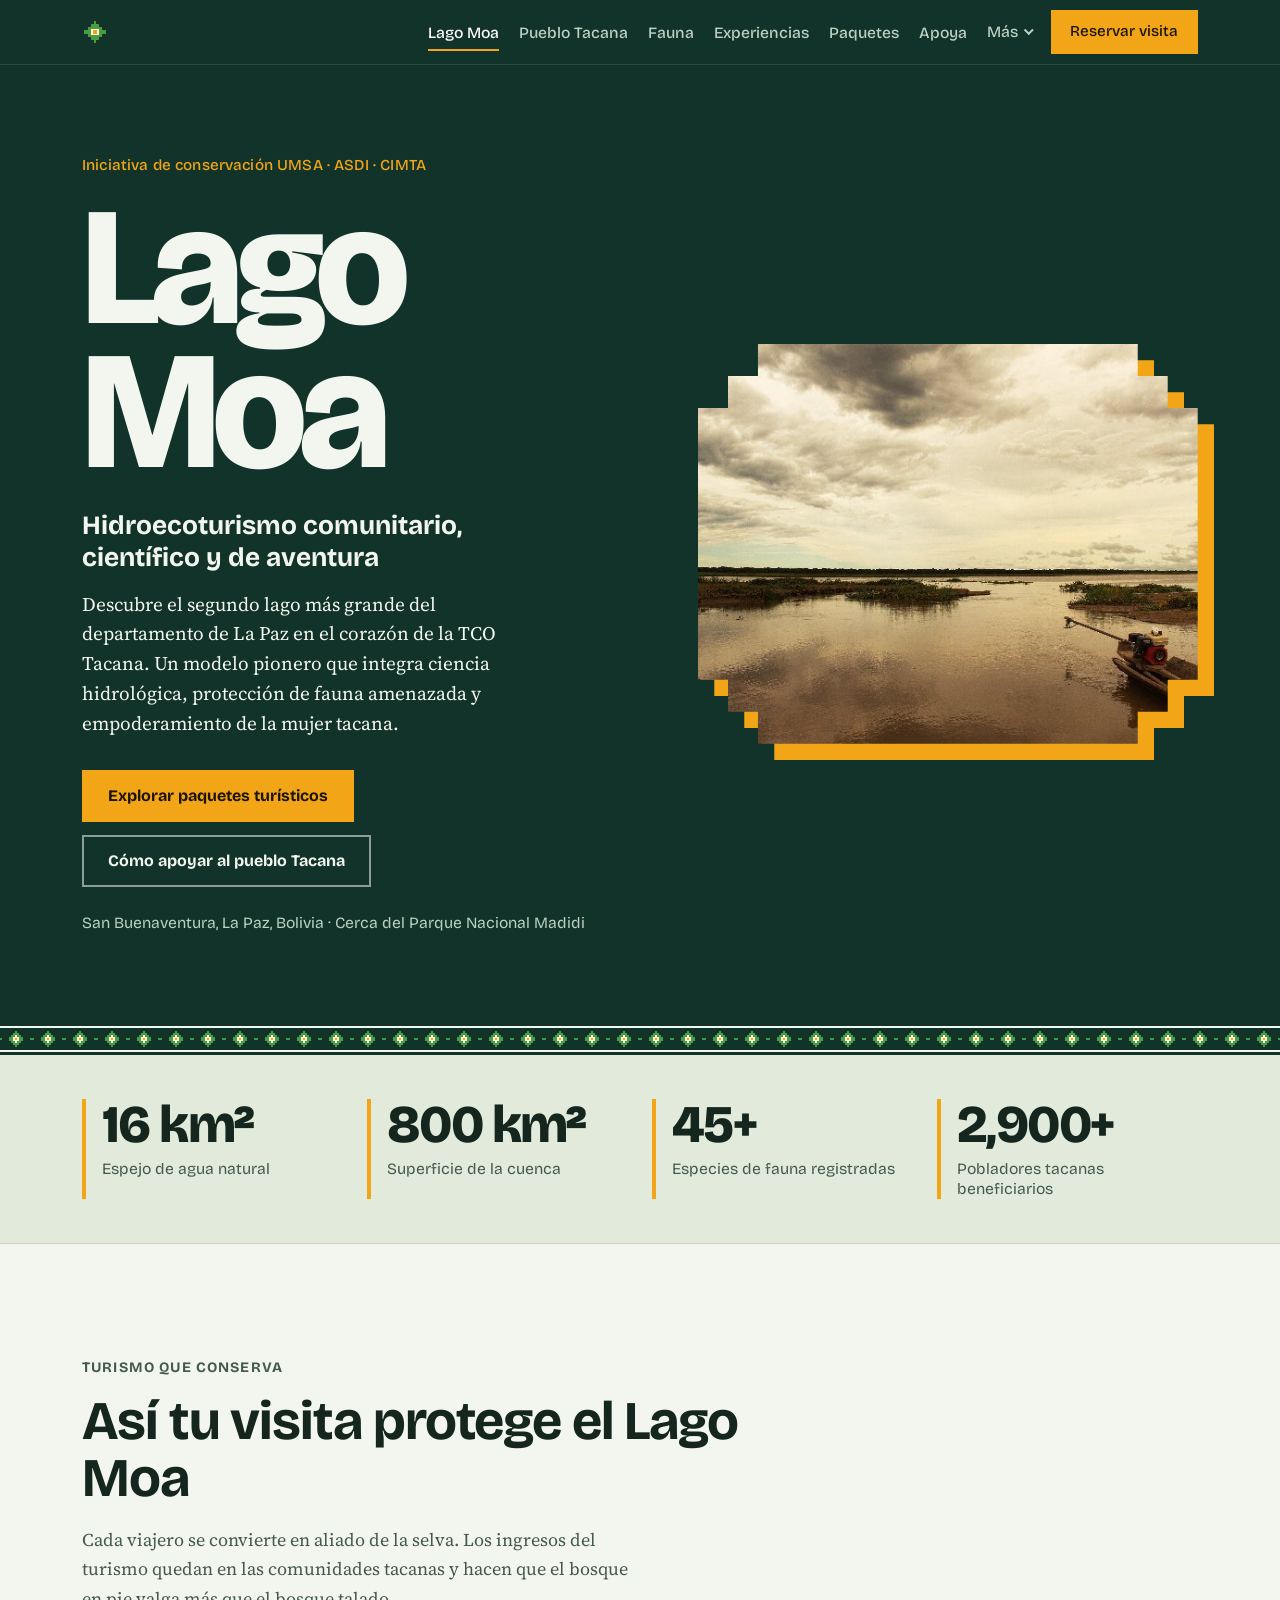
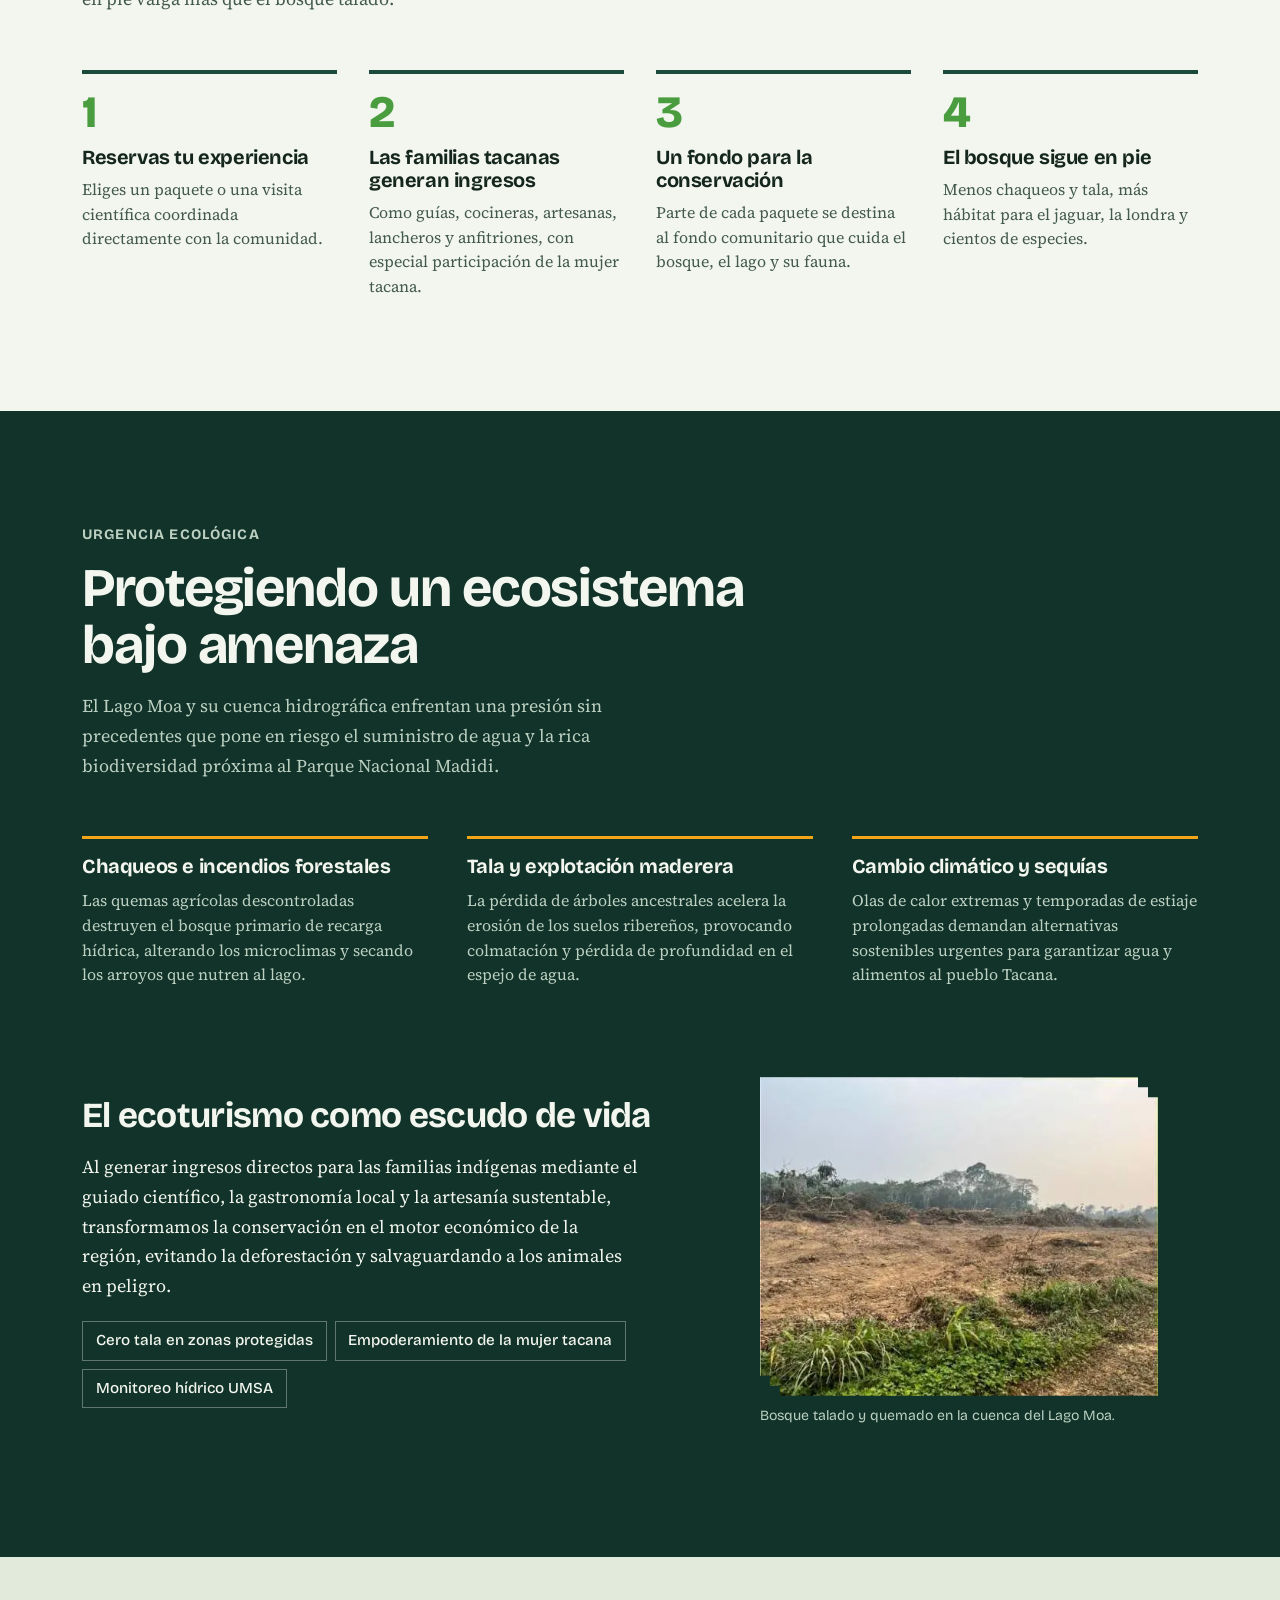
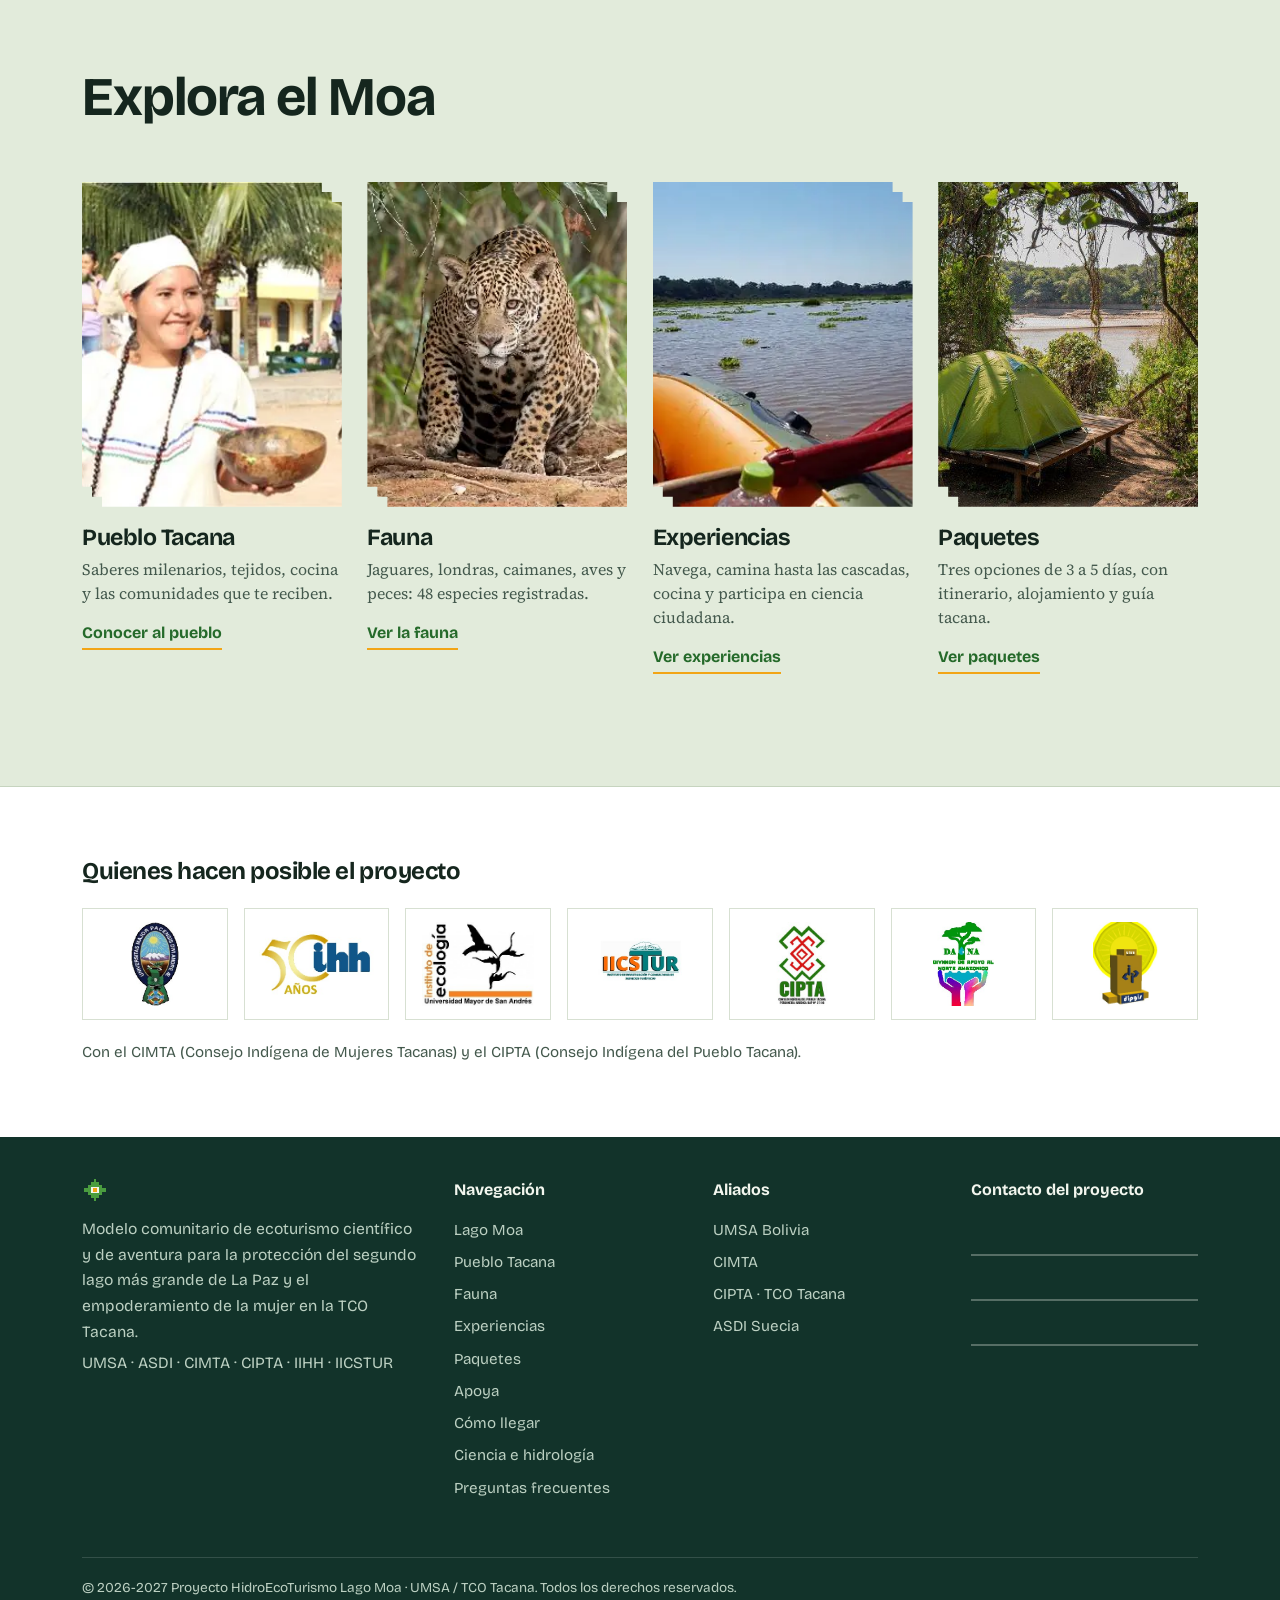
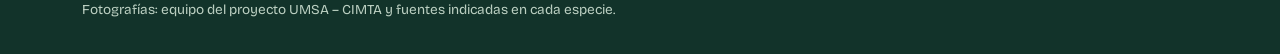
<file: index.html>
<!DOCTYPE html>
<html lang="es">
<head>
<meta charset="UTF-8">
<meta name="viewport" content="width=device-width, initial-scale=1, viewport-fit=cover">
<title>Lago Moa: hidroecoturismo comunitario en territorio Tacana</title>
<meta name="description" content="Hidroecoturismo comunitario, científico y de aventura en el Lago Moa, TCO Tacana (La Paz, Bolivia). Fauna en peligro, hidrología y desarrollo sostenible en la Amazonía boliviana.">
<meta name="theme-color" content="#12332a">
<link rel="icon" href="img/rombo.svg" type="image/svg+xml">
<link rel="preconnect" href="https://fonts.googleapis.com">
<link rel="preconnect" href="https://fonts.gstatic.com" crossorigin>
<link href="https://fonts.googleapis.com/css2?family=Bricolage+Grotesque:opsz,wght@12..96,400;12..96,500;12..96,700;12..96,800&family=Source+Serif+4:ital,opsz,wght@0,8..60,400;0,8..60,600;1,8..60,400&display=swap" rel="stylesheet">
<link rel="stylesheet" href="style.css">
</head>
<body>

<a class="skip" href="#contenido">Saltar al contenido</a>

<header class="nav on-dark" id="nav">
  <div class="wrap">
    <!-- Nombre del sitio pendiente: por ahora solo se muestra el rombo como marca -->
    <a class="brand" href="index.html" aria-label="Inicio">
      <img src="img/rombo.svg" alt="" width="26" height="26">
    </a>
    <button class="nav-toggle" id="navToggle" aria-expanded="false" aria-controls="navLinks">Menú</button>
    <ul class="nav-links" id="navLinks">
      <li><a href="index.html" class="is-active" aria-current="page">Lago Moa</a></li>
      <li><a href="pueblo-tacana.html">Pueblo Tacana</a></li>
      <li><a href="fauna.html">Fauna</a></li>
      <li><a href="experiencias.html">Experiencias</a></li>
      <li><a href="paquetes.html">Paquetes</a></li>
      <li><a href="apoya.html">Apoya</a></li>
      <li class="has-sub">
        <button class="sub-btn" type="button" aria-expanded="false" aria-controls="subMas">Más</button>
        <ul class="sub" id="subMas">
          <li><a href="como-llegar.html">Cómo llegar</a></li>
          <li><a href="ciencia.html">Ciencia e hidrología</a></li>
          <li><a href="faq.html">Preguntas frecuentes</a></li>
        </ul>
      </li>
      <li><a class="btn btn-primary" href="reservas.html">Reservar visita</a></li>
    </ul>
  </div>
</header>

<main id="contenido">

<section class="hero on-dark" id="inicio">
  <div class="wrap">
    <div>
      <p class="eyebrow">Iniciativa de conservación UMSA · ASDI · CIMTA</p>
      <h1><span>Lago</span><span>Moa</span></h1>
      <p class="hero-sub">Hidroecoturismo comunitario, científico y de aventura</p>
      <p class="lead">Descubre el segundo lago más grande del departamento de La Paz en el corazón de la TCO Tacana. Un modelo pionero que integra ciencia hidrológica, protección de fauna amenazada y empoderamiento de la mujer tacana.</p>
      <div class="cta-row">
        <a class="btn btn-primary" href="paquetes.html">Explorar paquetes turísticos</a>
        <a class="btn btn-ghost" href="apoya.html">Cómo apoyar al pueblo Tacana</a>
      </div>
      <p class="where">San Buenaventura, La Paz, Bolivia · Cerca del Parque Nacional Madidi</p>
    </div>
    <div class="hero-photo">
      <img src="img/hero.jpg" alt="Canoa con motor sobre las aguas color té del Lago Moa bajo un cielo de nubes al atardecer" width="648" height="432" fetchpriority="high">
    </div>
  </div>
</section>
<div class="band" aria-hidden="true"></div>
<section class="stats" aria-label="El Lago Moa en cifras">
  <div class="wrap">
    <ul>
      <li><b>16 km²</b><span>Espejo de agua natural</span></li>
      <li><b>800 km²</b><span>Superficie de la cuenca</span></li>
      <li><b>45+</b><span>Especies de fauna registradas</span></li>
      <li><b>2,900+</b><span>Pobladores tacanas beneficiarios</span></li>
    </ul>
  </div>
</section>
<section class="sec" id="impacto">
  <div class="wrap">
    <div class="sec-head">
      <p class="kicker">Turismo que conserva</p>
      <h2>Así tu visita protege el Lago Moa</h2>
      <p>Cada viajero se convierte en aliado de la selva. Los ingresos del turismo quedan en las comunidades tacanas y hacen que el bosque en pie valga más que el bosque talado.</p>
    </div>
    <ol class="steps">
      <li><span class="n" aria-hidden="true">1</span><h3>Reservas tu experiencia</h3><p>Eliges un paquete o una visita científica coordinada directamente con la comunidad.</p></li>
      <li><span class="n" aria-hidden="true">2</span><h3>Las familias tacanas generan ingresos</h3><p>Como guías, cocineras, artesanas, lancheros y anfitriones, con especial participación de la mujer tacana.</p></li>
      <li><span class="n" aria-hidden="true">3</span><h3>Un fondo para la conservación</h3><p>Parte de cada paquete se destina al fondo comunitario que cuida el bosque, el lago y su fauna.</p></li>
      <li><span class="n" aria-hidden="true">4</span><h3>El bosque sigue en pie</h3><p>Menos chaqueos y tala, más hábitat para el jaguar, la londra y cientos de especies.</p></li>
    </ol>
  </div>
</section>
<section class="sec cuidar on-dark" id="urgencia">
  <div class="wrap">
    <div class="sec-head">
      <p class="kicker">Urgencia ecológica</p>
      <h2>Protegiendo un ecosistema bajo amenaza</h2>
      <p>El Lago Moa y su cuenca hidrográfica enfrentan una presión sin precedentes que pone en riesgo el suministro de agua y la rica biodiversidad próxima al Parque Nacional Madidi.</p>
    </div>
    <div class="threats">
      <div><h3>Chaqueos e incendios forestales</h3><p>Las quemas agrícolas descontroladas destruyen el bosque primario de recarga hídrica, alterando los microclimas y secando los arroyos que nutren al lago.</p></div>
      <div><h3>Tala y explotación maderera</h3><p>La pérdida de árboles ancestrales acelera la erosión de los suelos ribereños, provocando colmatación y pérdida de profundidad en el espejo de agua.</p></div>
      <div><h3>Cambio climático y sequías</h3><p>Olas de calor extremas y temporadas de estiaje prolongadas demandan alternativas sostenibles urgentes para garantizar agua y alimentos al pueblo Tacana.</p></div>
    </div>
    <div class="shield">
      <div>
        <h3>El ecoturismo como escudo de vida</h3>
        <p>Al generar ingresos directos para las familias indígenas mediante el guiado científico, la gastronomía local y la artesanía sustentable, transformamos la conservación en el motor económico de la región, evitando la deforestación y salvaguardando a los animales en peligro.</p>
        <ul class="presiones" aria-label="Compromisos del proyecto">
          <li>Cero tala en zonas protegidas</li><li>Empoderamiento de la mujer tacana</li><li>Monitoreo hídrico UMSA</li>
        </ul>
      </div>
      <figure><div class="photo step"><img src="img/galeria/deforestacion.webp" alt="Área de bosque deforestada por chaqueo en la cuenca del Lago Moa" width="519" height="415" loading="lazy"></div><figcaption>Bosque talado y quemado en la cuenca del Lago Moa.</figcaption></figure>
    </div>
  </div>
</section>
<section class="sec sec-alt" id="explora">
  <div class="wrap">
    <div class="sec-head"><h2>Explora el Moa</h2></div>
    <div class="explora">
      <a href="pueblo-tacana.html"><figure class="photo step"><img src="img/galeria/mujer-tacana.webp" alt="Mujer tacana con vestimenta tradicional ofreciendo tutumas" width="509" height="340" loading="lazy"></figure><h3>Pueblo Tacana</h3><p>Saberes milenarios, tejidos, cocina y las comunidades que te reciben.</p><span class="go">Conocer al pueblo</span></a>
      <a href="fauna.html"><figure class="photo step"><img src="img/fauna/jaguar.webp" alt="Jaguar" width="440" height="293" loading="lazy"></figure><h3>Fauna</h3><p>Jaguares, londras, caimanes, aves y peces: 48 especies registradas.</p><span class="go">Ver la fauna</span></a>
      <a href="experiencias.html"><figure class="photo step"><img src="img/galeria/navegacion-lago.webp" alt="Recorrido en bote por el Lago Moa" width="640" height="360" loading="lazy"></figure><h3>Experiencias</h3><p>Navega, camina hasta las cascadas, cocina y participa en ciencia ciudadana.</p><span class="go">Ver experiencias</span></a>
      <a href="paquetes.html"><figure class="photo step"><img src="img/tienda.jpg" alt="Carpa sobre una plataforma de madera junto al río" width="600" height="399" loading="lazy"></figure><h3>Paquetes</h3><p>Tres opciones de 3 a 5 días, con itinerario, alojamiento y guía tacana.</p><span class="go">Ver paquetes</span></a>
    </div>
  </div>
</section>
<section class="aliados" aria-labelledby="aliados-t">
  <div class="wrap">
    <h2 id="aliados-t">Quienes hacen posible el proyecto</h2>
    <ul class="logos">
      <li><img src="img/logo_umsa.jpg" alt="Universidad Mayor de San Andrés" loading="lazy"></li>
      <li><img src="img/logo_ihh.jpg" alt="Instituto de Hidráulica e Hidrología, 50 años" loading="lazy"></li>
      <li><img src="img/logo_eco.jpg" alt="Instituto de Ecología, UMSA" loading="lazy"></li>
      <li><img src="img/logo_iicstur.jpg" alt="IICSTUR, Instituto de Investigación y Consultoría de Servicios Turísticos" loading="lazy"></li>
      <li><img src="img/logo_cipta.jpg" alt="CIPTA, Consejo Indígena del Pueblo Tacana" loading="lazy"></li>
      <li><img src="img/logo_daina.jpg" alt="DAINA, División de Apoyo al Norte Amazónico" loading="lazy"></li>
      <li><img src="img/logo_dipgis.jpg" alt="UMSA ASDI, DIPGIS" loading="lazy"></li>
    </ul>
    <p>Con el CIMTA (Consejo Indígena de Mujeres Tacanas) y el CIPTA (Consejo Indígena del Pueblo Tacana).</p>
  </div>
</section>

</main>

<footer class="foot on-dark">
  <div class="wrap">
    <div class="foot-grid">
      <div>
        <!-- Título del sitio pendiente -->
        <a class="brand" href="index.html" aria-label="Inicio"><img src="img/rombo.svg" alt="" width="26" height="26"></a>
        <p>Modelo comunitario de ecoturismo científico y de aventura para la protección del segundo lago más grande de La Paz y el empoderamiento de la mujer en la TCO Tacana.</p>
        <p>UMSA · ASDI · CIMTA · CIPTA · IIHH · IICSTUR</p>
      </div>
      <div>
        <h4>Navegación</h4>
        <ul><li><a href="index.html">Lago Moa</a></li><li><a href="pueblo-tacana.html">Pueblo Tacana</a></li><li><a href="fauna.html">Fauna</a></li><li><a href="experiencias.html">Experiencias</a></li><li><a href="paquetes.html">Paquetes</a></li><li><a href="apoya.html">Apoya</a></li><li><a href="como-llegar.html">Cómo llegar</a></li><li><a href="ciencia.html">Ciencia e hidrología</a></li><li><a href="faq.html">Preguntas frecuentes</a></li></ul>
      </div>
      <div>
        <h4>Aliados</h4>
        <ul>
          <li><a href="https://umsa.bo">UMSA Bolivia</a></li>
          <li>CIMTA</li>
          <li>CIPTA · TCO Tacana</li>
          <li>ASDI Suecia</li>
        </ul>
      </div>
      <div>
        <h4>Contacto del proyecto</h4>
        <!-- Dirección y contacto por definir: escribir dentro de estos espacios -->
        <div class="foot-blank">
          <span class="blank"></span>
          <span class="blank"></span>
          <span class="blank"></span>
        </div>
      </div>
    </div>
    <p class="legal">© 2026-2027 Proyecto HidroEcoTurismo Lago Moa · UMSA / TCO Tacana. Todos los derechos reservados.<br>Fotografías: equipo del proyecto UMSA – CIMTA y fuentes indicadas en cada especie.</p>
  </div>
</footer>

<script src="main.js" defer></script>
</body>
</html>
</file>
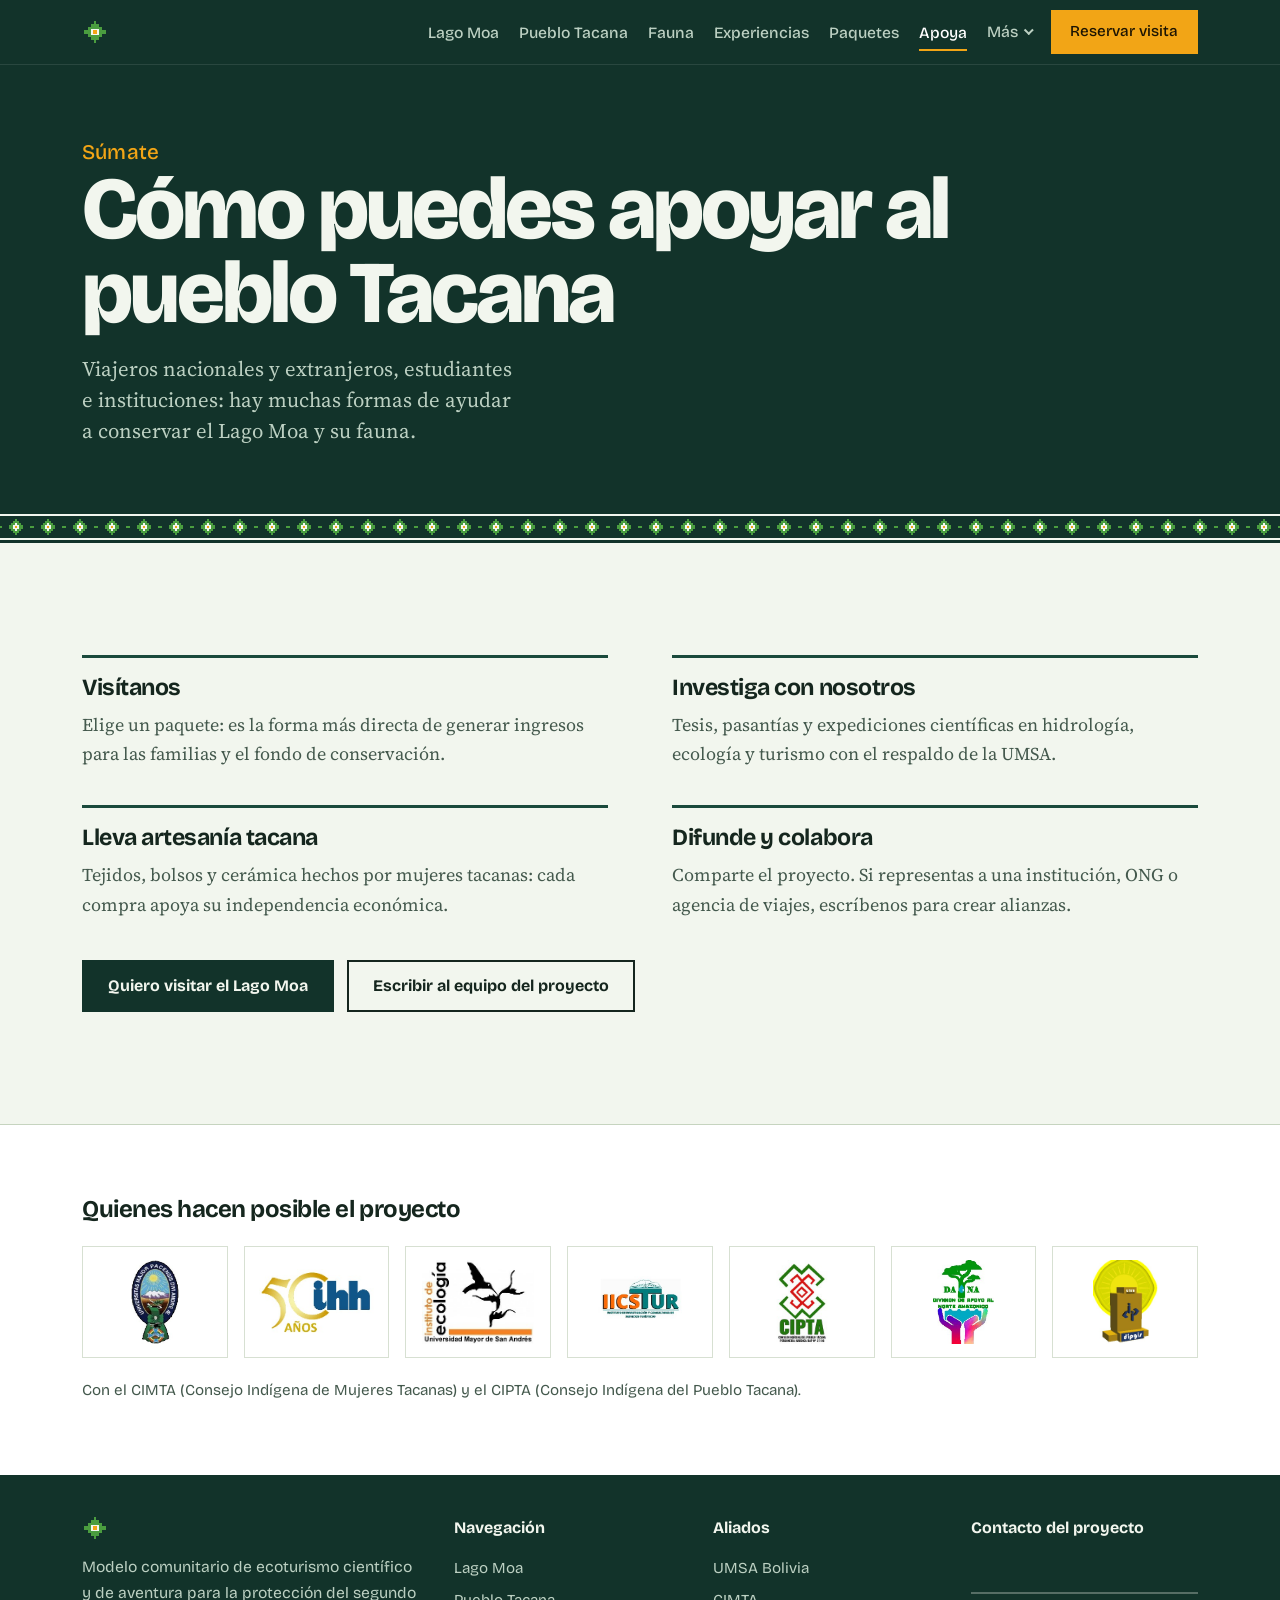
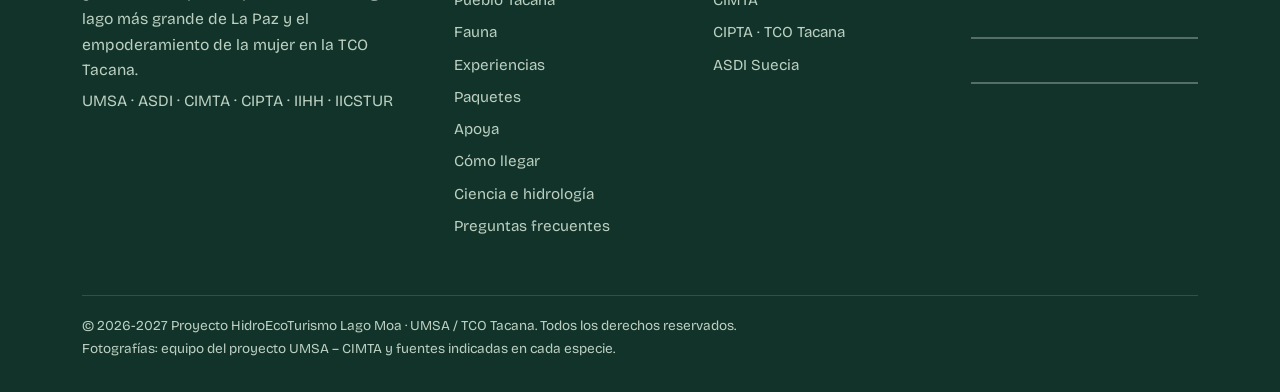
<file: apoya.html>
<!DOCTYPE html>
<html lang="es">
<head>
<meta charset="UTF-8">
<meta name="viewport" content="width=device-width, initial-scale=1, viewport-fit=cover">
<title>Apoya | Lago Moa</title>
<meta name="description" content="Formas de apoyar al pueblo Tacana: visitar, investigar, comprar artesanía y difundir el proyecto del Lago Moa.">
<meta name="theme-color" content="#12332a">
<link rel="icon" href="img/rombo.svg" type="image/svg+xml">
<link rel="preconnect" href="https://fonts.googleapis.com">
<link rel="preconnect" href="https://fonts.gstatic.com" crossorigin>
<link href="https://fonts.googleapis.com/css2?family=Bricolage+Grotesque:opsz,wght@12..96,400;12..96,500;12..96,700;12..96,800&family=Source+Serif+4:ital,opsz,wght@0,8..60,400;0,8..60,600;1,8..60,400&display=swap" rel="stylesheet">
<link rel="stylesheet" href="style.css">
</head>
<body>

<a class="skip" href="#contenido">Saltar al contenido</a>

<header class="nav on-dark" id="nav">
  <div class="wrap">
    <!-- Nombre del sitio pendiente: por ahora solo se muestra el rombo como marca -->
    <a class="brand" href="index.html" aria-label="Inicio">
      <img src="img/rombo.svg" alt="" width="26" height="26">
    </a>
    <button class="nav-toggle" id="navToggle" aria-expanded="false" aria-controls="navLinks">Menú</button>
    <ul class="nav-links" id="navLinks">
      <li><a href="index.html">Lago Moa</a></li>
      <li><a href="pueblo-tacana.html">Pueblo Tacana</a></li>
      <li><a href="fauna.html">Fauna</a></li>
      <li><a href="experiencias.html">Experiencias</a></li>
      <li><a href="paquetes.html">Paquetes</a></li>
      <li><a href="apoya.html" class="is-active" aria-current="page">Apoya</a></li>
      <li class="has-sub">
        <button class="sub-btn" type="button" aria-expanded="false" aria-controls="subMas">Más</button>
        <ul class="sub" id="subMas">
          <li><a href="como-llegar.html">Cómo llegar</a></li>
          <li><a href="ciencia.html">Ciencia e hidrología</a></li>
          <li><a href="faq.html">Preguntas frecuentes</a></li>
        </ul>
      </li>
      <li><a class="btn btn-primary" href="reservas.html">Reservar visita</a></li>
    </ul>
  </div>
</header>

<main id="contenido">

<section class="page-head on-dark">
  <div class="wrap">
    <p class="eyebrow">Súmate</p>
    <h1>Cómo puedes apoyar al pueblo Tacana</h1>
    <p>Viajeros nacionales y extranjeros, estudiantes e instituciones: hay muchas formas de ayudar a conservar el Lago Moa y su fauna.</p>
  </div>
</section>
<div class="band" aria-hidden="true"></div>
<section class="sec">
  <div class="wrap">
    <div class="ways">
      <article><h3>Visítanos</h3><p>Elige un paquete: es la forma más directa de generar ingresos para las familias y el fondo de conservación.</p></article>
      <article><h3>Investiga con nosotros</h3><p>Tesis, pasantías y expediciones científicas en hidrología, ecología y turismo con el respaldo de la UMSA.</p></article>
      <article><h3>Lleva artesanía tacana</h3><p>Tejidos, bolsos y cerámica hechos por mujeres tacanas: cada compra apoya su independencia económica.</p></article>
      <article><h3>Difunde y colabora</h3><p>Comparte el proyecto. Si representas a una institución, ONG o agencia de viajes, escríbenos para crear alianzas.</p></article>
    </div>
    <div class="cta-row" style="margin-top:2.5rem">
      <a class="btn btn-solid" href="reservas.html">Quiero visitar el Lago Moa</a>
      <a class="btn btn-outline" href="reservas.html#contacto">Escribir al equipo del proyecto</a>
    </div>
  </div>
</section>
<section class="aliados" aria-labelledby="aliados-t">
  <div class="wrap">
    <h2 id="aliados-t">Quienes hacen posible el proyecto</h2>
    <ul class="logos">
      <li><img src="img/logo_umsa.jpg" alt="Universidad Mayor de San Andrés" loading="lazy"></li>
      <li><img src="img/logo_ihh.jpg" alt="Instituto de Hidráulica e Hidrología, 50 años" loading="lazy"></li>
      <li><img src="img/logo_eco.jpg" alt="Instituto de Ecología, UMSA" loading="lazy"></li>
      <li><img src="img/logo_iicstur.jpg" alt="IICSTUR, Instituto de Investigación y Consultoría de Servicios Turísticos" loading="lazy"></li>
      <li><img src="img/logo_cipta.jpg" alt="CIPTA, Consejo Indígena del Pueblo Tacana" loading="lazy"></li>
      <li><img src="img/logo_daina.jpg" alt="DAINA, División de Apoyo al Norte Amazónico" loading="lazy"></li>
      <li><img src="img/logo_dipgis.jpg" alt="UMSA ASDI, DIPGIS" loading="lazy"></li>
    </ul>
    <p>Con el CIMTA (Consejo Indígena de Mujeres Tacanas) y el CIPTA (Consejo Indígena del Pueblo Tacana).</p>
  </div>
</section>

</main>

<footer class="foot on-dark">
  <div class="wrap">
    <div class="foot-grid">
      <div>
        <!-- Título del sitio pendiente -->
        <a class="brand" href="index.html" aria-label="Inicio"><img src="img/rombo.svg" alt="" width="26" height="26"></a>
        <p>Modelo comunitario de ecoturismo científico y de aventura para la protección del segundo lago más grande de La Paz y el empoderamiento de la mujer en la TCO Tacana.</p>
        <p>UMSA · ASDI · CIMTA · CIPTA · IIHH · IICSTUR</p>
      </div>
      <div>
        <h4>Navegación</h4>
        <ul><li><a href="index.html">Lago Moa</a></li><li><a href="pueblo-tacana.html">Pueblo Tacana</a></li><li><a href="fauna.html">Fauna</a></li><li><a href="experiencias.html">Experiencias</a></li><li><a href="paquetes.html">Paquetes</a></li><li><a href="apoya.html">Apoya</a></li><li><a href="como-llegar.html">Cómo llegar</a></li><li><a href="ciencia.html">Ciencia e hidrología</a></li><li><a href="faq.html">Preguntas frecuentes</a></li></ul>
      </div>
      <div>
        <h4>Aliados</h4>
        <ul>
          <li><a href="https://umsa.bo">UMSA Bolivia</a></li>
          <li>CIMTA</li>
          <li>CIPTA · TCO Tacana</li>
          <li>ASDI Suecia</li>
        </ul>
      </div>
      <div>
        <h4>Contacto del proyecto</h4>
        <!-- Dirección y contacto por definir: escribir dentro de estos espacios -->
        <div class="foot-blank">
          <span class="blank"></span>
          <span class="blank"></span>
          <span class="blank"></span>
        </div>
      </div>
    </div>
    <p class="legal">© 2026-2027 Proyecto HidroEcoTurismo Lago Moa · UMSA / TCO Tacana. Todos los derechos reservados.<br>Fotografías: equipo del proyecto UMSA – CIMTA y fuentes indicadas en cada especie.</p>
  </div>
</footer>

<script src="main.js" defer></script>
</body>
</html>
</file>
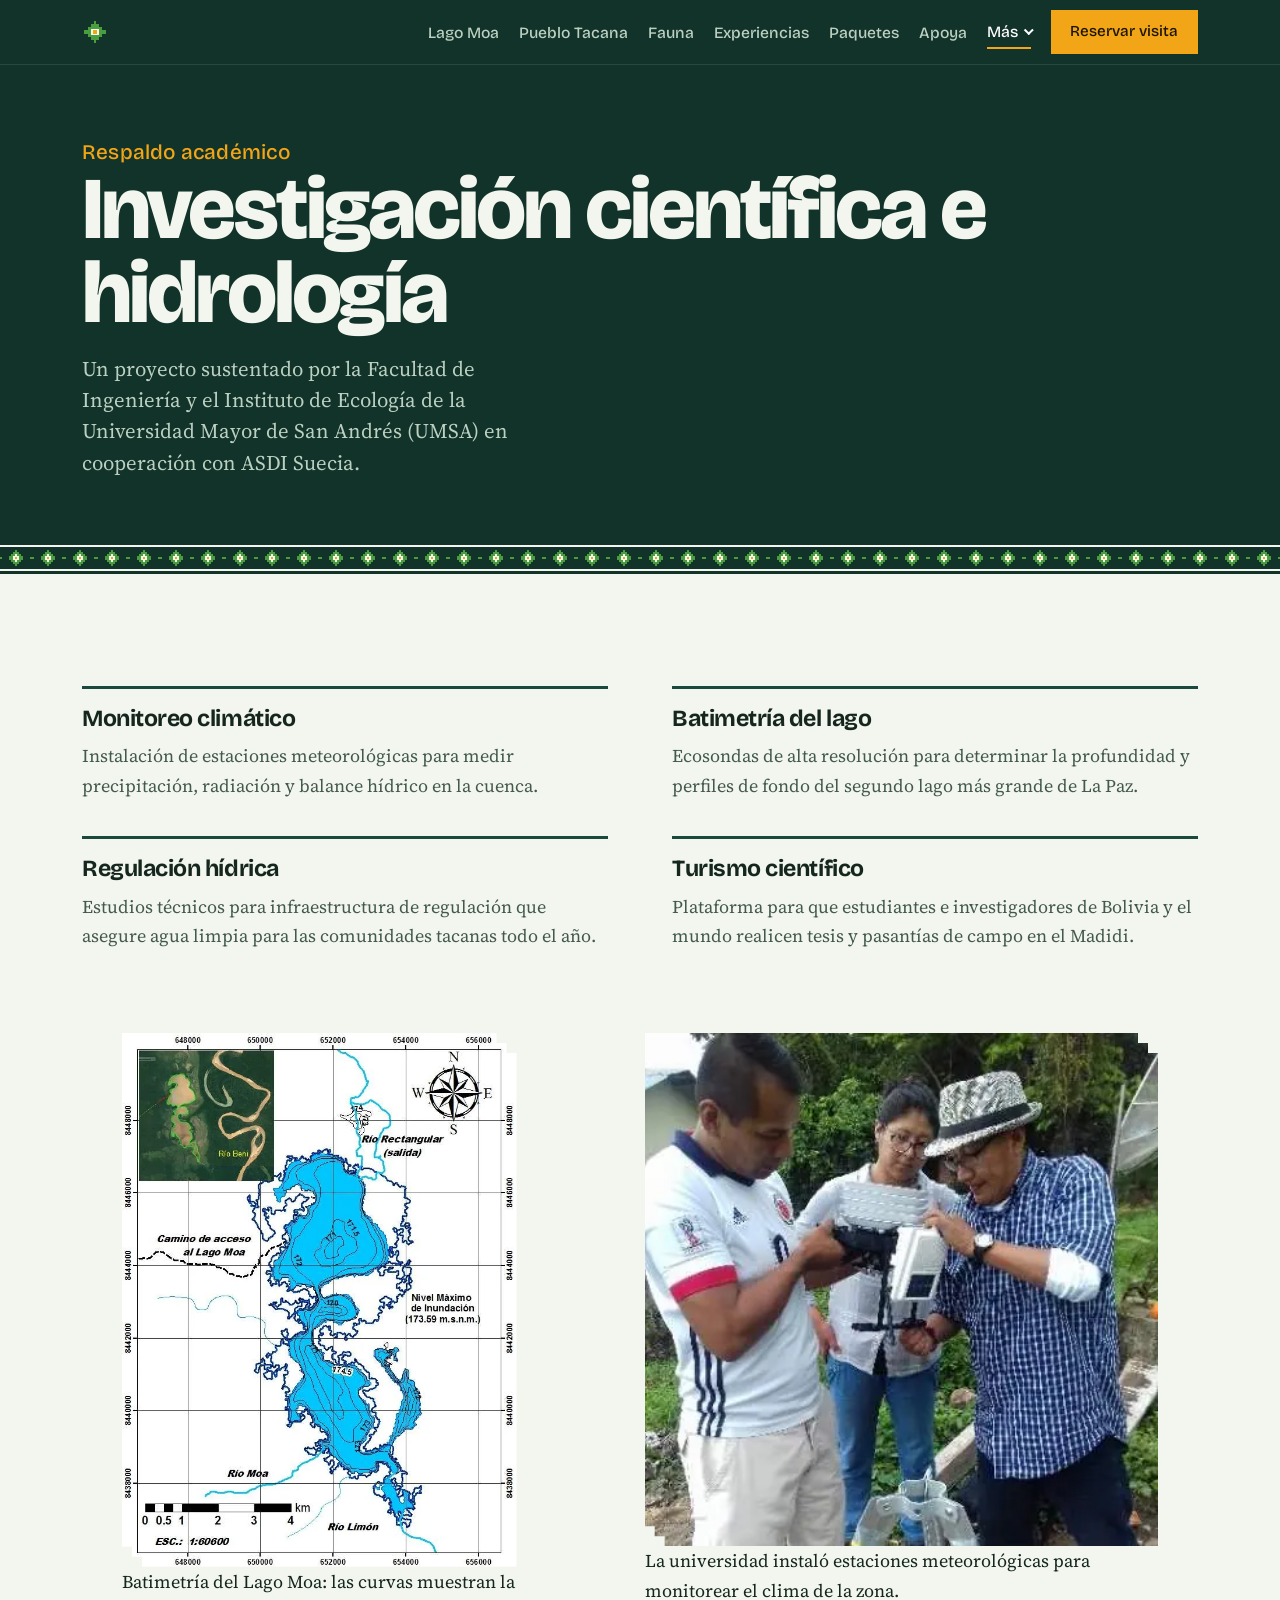
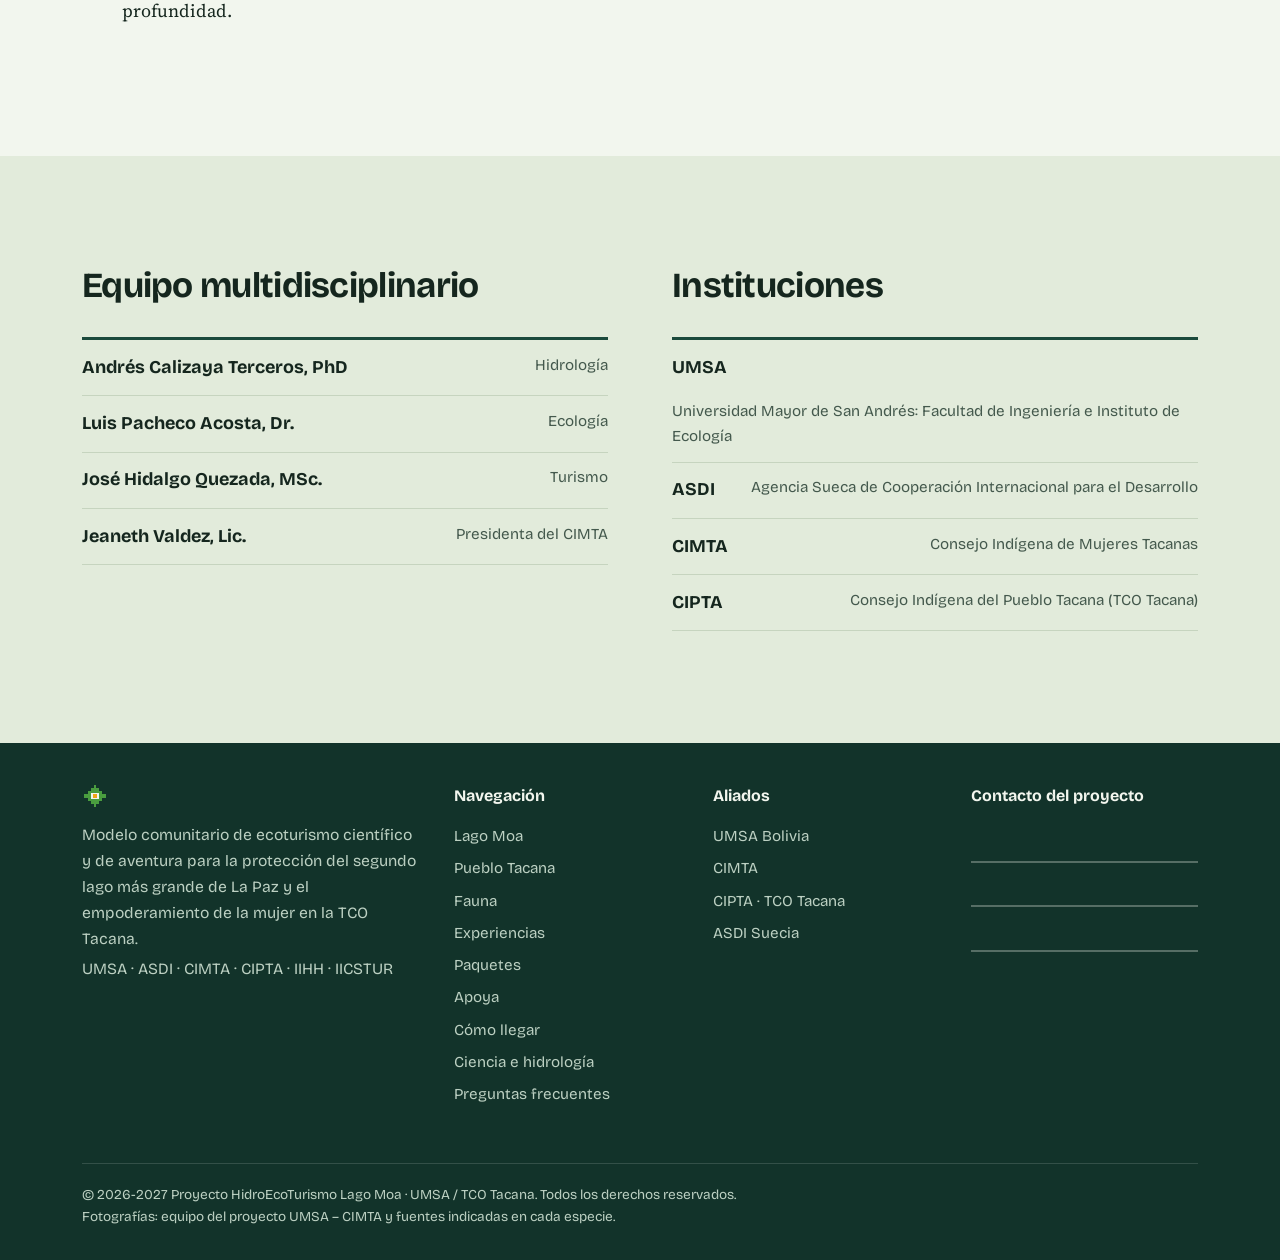
<file: ciencia.html>
<!DOCTYPE html>
<html lang="es">
<head>
<meta charset="UTF-8">
<meta name="viewport" content="width=device-width, initial-scale=1, viewport-fit=cover">
<title>Ciencia e hidrología | Lago Moa</title>
<meta name="description" content="Monitoreo climático, batimetría, regulación hídrica y turismo científico en el Lago Moa, con respaldo de la UMSA.">
<meta name="theme-color" content="#12332a">
<link rel="icon" href="img/rombo.svg" type="image/svg+xml">
<link rel="preconnect" href="https://fonts.googleapis.com">
<link rel="preconnect" href="https://fonts.gstatic.com" crossorigin>
<link href="https://fonts.googleapis.com/css2?family=Bricolage+Grotesque:opsz,wght@12..96,400;12..96,500;12..96,700;12..96,800&family=Source+Serif+4:ital,opsz,wght@0,8..60,400;0,8..60,600;1,8..60,400&display=swap" rel="stylesheet">
<link rel="stylesheet" href="style.css">
</head>
<body>

<a class="skip" href="#contenido">Saltar al contenido</a>

<header class="nav on-dark" id="nav">
  <div class="wrap">
    <!-- Nombre del sitio pendiente: por ahora solo se muestra el rombo como marca -->
    <a class="brand" href="index.html" aria-label="Inicio">
      <img src="img/rombo.svg" alt="" width="26" height="26">
    </a>
    <button class="nav-toggle" id="navToggle" aria-expanded="false" aria-controls="navLinks">Menú</button>
    <ul class="nav-links" id="navLinks">
      <li><a href="index.html">Lago Moa</a></li>
      <li><a href="pueblo-tacana.html">Pueblo Tacana</a></li>
      <li><a href="fauna.html">Fauna</a></li>
      <li><a href="experiencias.html">Experiencias</a></li>
      <li><a href="paquetes.html">Paquetes</a></li>
      <li><a href="apoya.html">Apoya</a></li>
      <li class="has-sub">
        <button class="sub-btn is-active" type="button" aria-expanded="false" aria-controls="subMas">Más</button>
        <ul class="sub" id="subMas">
          <li><a href="como-llegar.html">Cómo llegar</a></li>
          <li><a href="ciencia.html" class="is-active" aria-current="page">Ciencia e hidrología</a></li>
          <li><a href="faq.html">Preguntas frecuentes</a></li>
        </ul>
      </li>
      <li><a class="btn btn-primary" href="reservas.html">Reservar visita</a></li>
    </ul>
  </div>
</header>

<main id="contenido">

<section class="page-head on-dark">
  <div class="wrap">
    <p class="eyebrow">Respaldo académico</p>
    <h1>Investigación científica e hidrología</h1>
    <p>Un proyecto sustentado por la Facultad de Ingeniería y el Instituto de Ecología de la Universidad Mayor de San Andrés (UMSA) en cooperación con ASDI Suecia.</p>
  </div>
</section>
<div class="band" aria-hidden="true"></div>
<section class="sec">
  <div class="wrap">
    <div class="ways">
      <article><h3>Monitoreo climático</h3><p>Instalación de estaciones meteorológicas para medir precipitación, radiación y balance hídrico en la cuenca.</p></article>
      <article><h3>Batimetría del lago</h3><p>Ecosondas de alta resolución para determinar la profundidad y perfiles de fondo del segundo lago más grande de La Paz.</p></article>
      <article><h3>Regulación hídrica</h3><p>Estudios técnicos para infraestructura de regulación que asegure agua limpia para las comunidades tacanas todo el año.</p></article>
      <article><h3>Turismo científico</h3><p>Plataforma para que estudiantes e investigadores de Bolivia y el mundo realicen tesis y pasantías de campo en el Madidi.</p></article>
    </div>
    <div class="duo">
      <figure><div class="photo step" style="aspect-ratio:678/917"><img src="img/batimetria-moa.webp" alt="Mapa de batimetría del Lago Moa con curvas de profundidad y los ríos Moa y Limón" width="678" height="917" loading="lazy"></div><figcaption>Batimetría del Lago Moa: las curvas muestran la profundidad.</figcaption></figure>
      <figure><div class="photo step" style="aspect-ratio:1/1"><img src="img/galeria/estacion-meteo.webp" alt="Equipo de la universidad instalando una estación meteorológica" width="398" height="396" loading="lazy"></div><figcaption>La universidad instaló estaciones meteorológicas para monitorear el clima de la zona.</figcaption></figure>
    </div>
  </div>
</section>
<section class="sec sec-alt">
  <div class="wrap two">
    <div>
      <h2>Equipo multidisciplinario</h2>
      <ul class="equipo">
        <li><b>Andrés Calizaya Terceros, PhD</b><span>Hidrología</span></li>
        <li><b>Luis Pacheco Acosta, Dr.</b><span>Ecología</span></li>
        <li><b>José Hidalgo Quezada, MSc.</b><span>Turismo</span></li>
        <li><b>Jeaneth Valdez, Lic.</b><span>Presidenta del CIMTA</span></li>
      </ul>
    </div>
    <div>
      <h2>Instituciones</h2>
      <ul class="equipo">
        <li><b>UMSA</b><span>Universidad Mayor de San Andrés: Facultad de Ingeniería e Instituto de Ecología</span></li>
        <li><b>ASDI</b><span>Agencia Sueca de Cooperación Internacional para el Desarrollo</span></li>
        <li><b>CIMTA</b><span>Consejo Indígena de Mujeres Tacanas</span></li>
        <li><b>CIPTA</b><span>Consejo Indígena del Pueblo Tacana (TCO Tacana)</span></li>
      </ul>
    </div>
  </div>
</section>

</main>

<footer class="foot on-dark">
  <div class="wrap">
    <div class="foot-grid">
      <div>
        <!-- Título del sitio pendiente -->
        <a class="brand" href="index.html" aria-label="Inicio"><img src="img/rombo.svg" alt="" width="26" height="26"></a>
        <p>Modelo comunitario de ecoturismo científico y de aventura para la protección del segundo lago más grande de La Paz y el empoderamiento de la mujer en la TCO Tacana.</p>
        <p>UMSA · ASDI · CIMTA · CIPTA · IIHH · IICSTUR</p>
      </div>
      <div>
        <h4>Navegación</h4>
        <ul><li><a href="index.html">Lago Moa</a></li><li><a href="pueblo-tacana.html">Pueblo Tacana</a></li><li><a href="fauna.html">Fauna</a></li><li><a href="experiencias.html">Experiencias</a></li><li><a href="paquetes.html">Paquetes</a></li><li><a href="apoya.html">Apoya</a></li><li><a href="como-llegar.html">Cómo llegar</a></li><li><a href="ciencia.html">Ciencia e hidrología</a></li><li><a href="faq.html">Preguntas frecuentes</a></li></ul>
      </div>
      <div>
        <h4>Aliados</h4>
        <ul>
          <li><a href="https://umsa.bo">UMSA Bolivia</a></li>
          <li>CIMTA</li>
          <li>CIPTA · TCO Tacana</li>
          <li>ASDI Suecia</li>
        </ul>
      </div>
      <div>
        <h4>Contacto del proyecto</h4>
        <!-- Dirección y contacto por definir: escribir dentro de estos espacios -->
        <div class="foot-blank">
          <span class="blank"></span>
          <span class="blank"></span>
          <span class="blank"></span>
        </div>
      </div>
    </div>
    <p class="legal">© 2026-2027 Proyecto HidroEcoTurismo Lago Moa · UMSA / TCO Tacana. Todos los derechos reservados.<br>Fotografías: equipo del proyecto UMSA – CIMTA y fuentes indicadas en cada especie.</p>
  </div>
</footer>

<script src="main.js" defer></script>
</body>
</html>
</file>
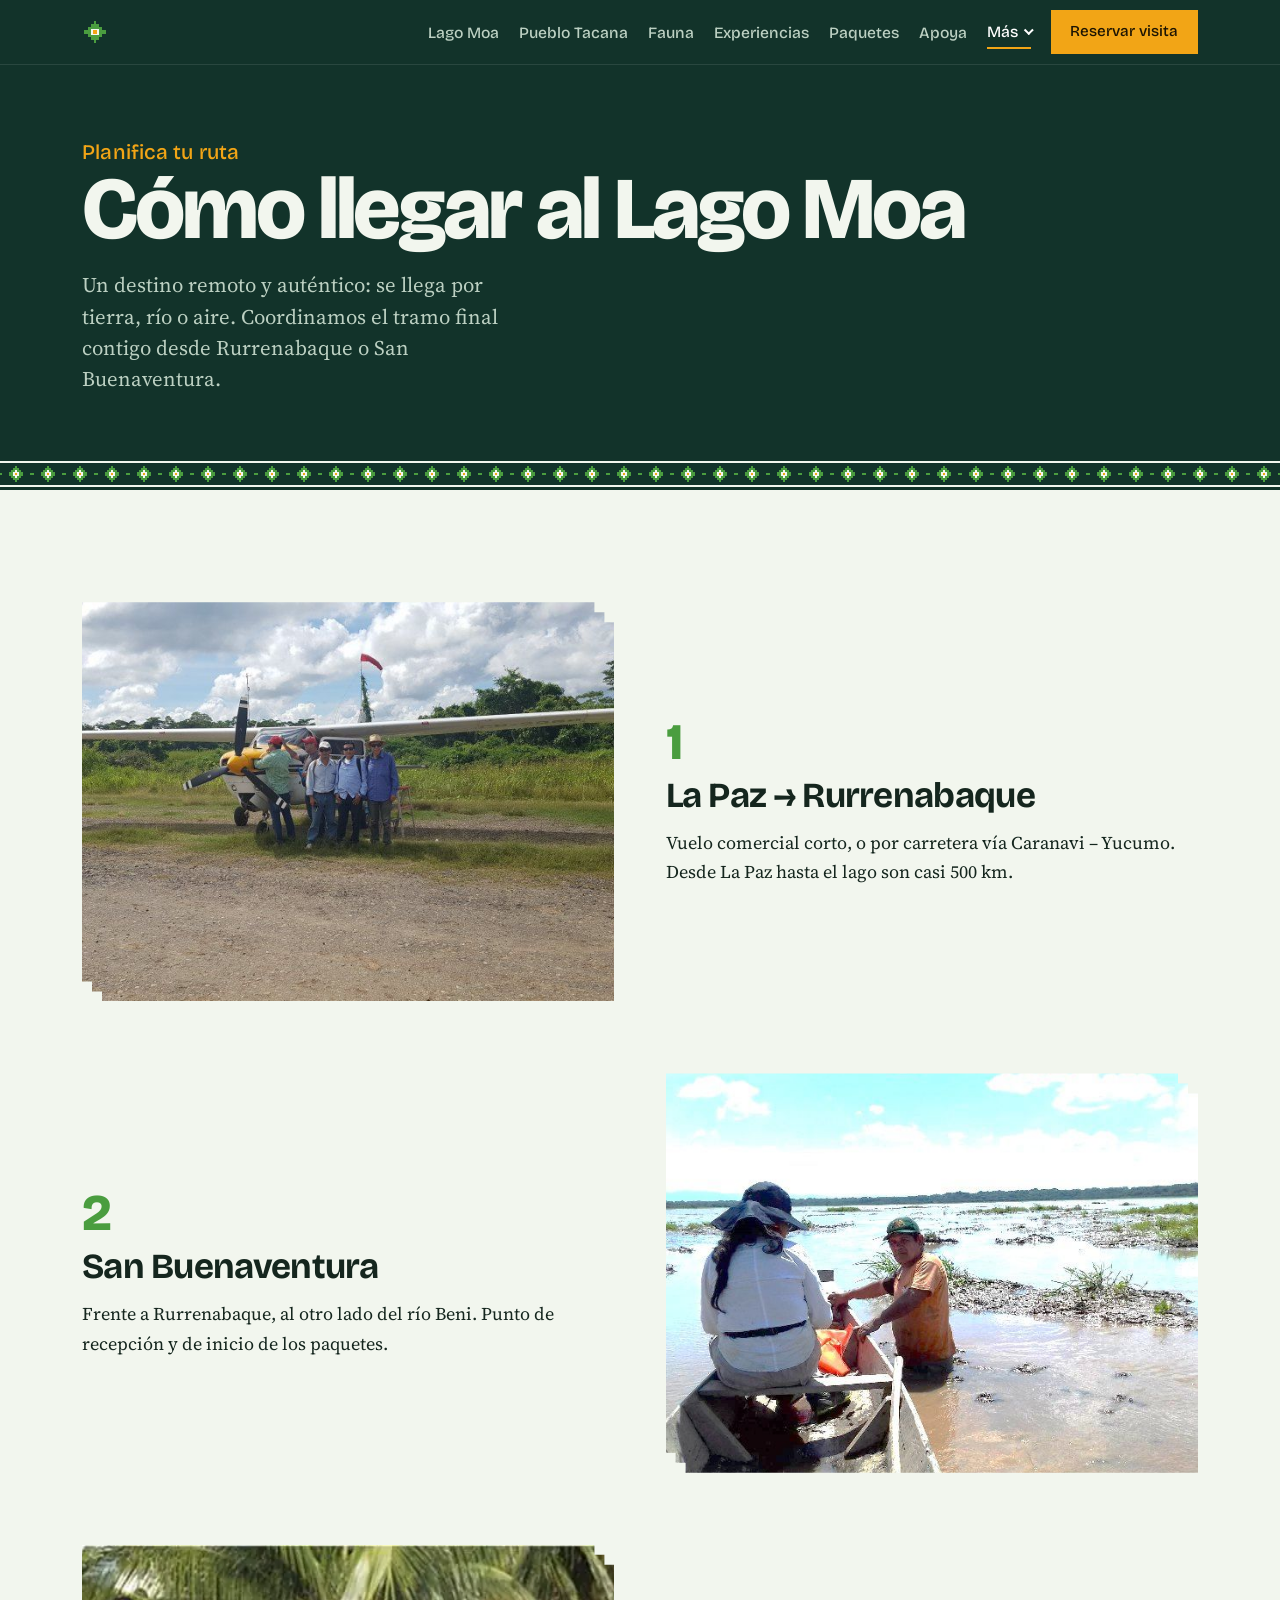
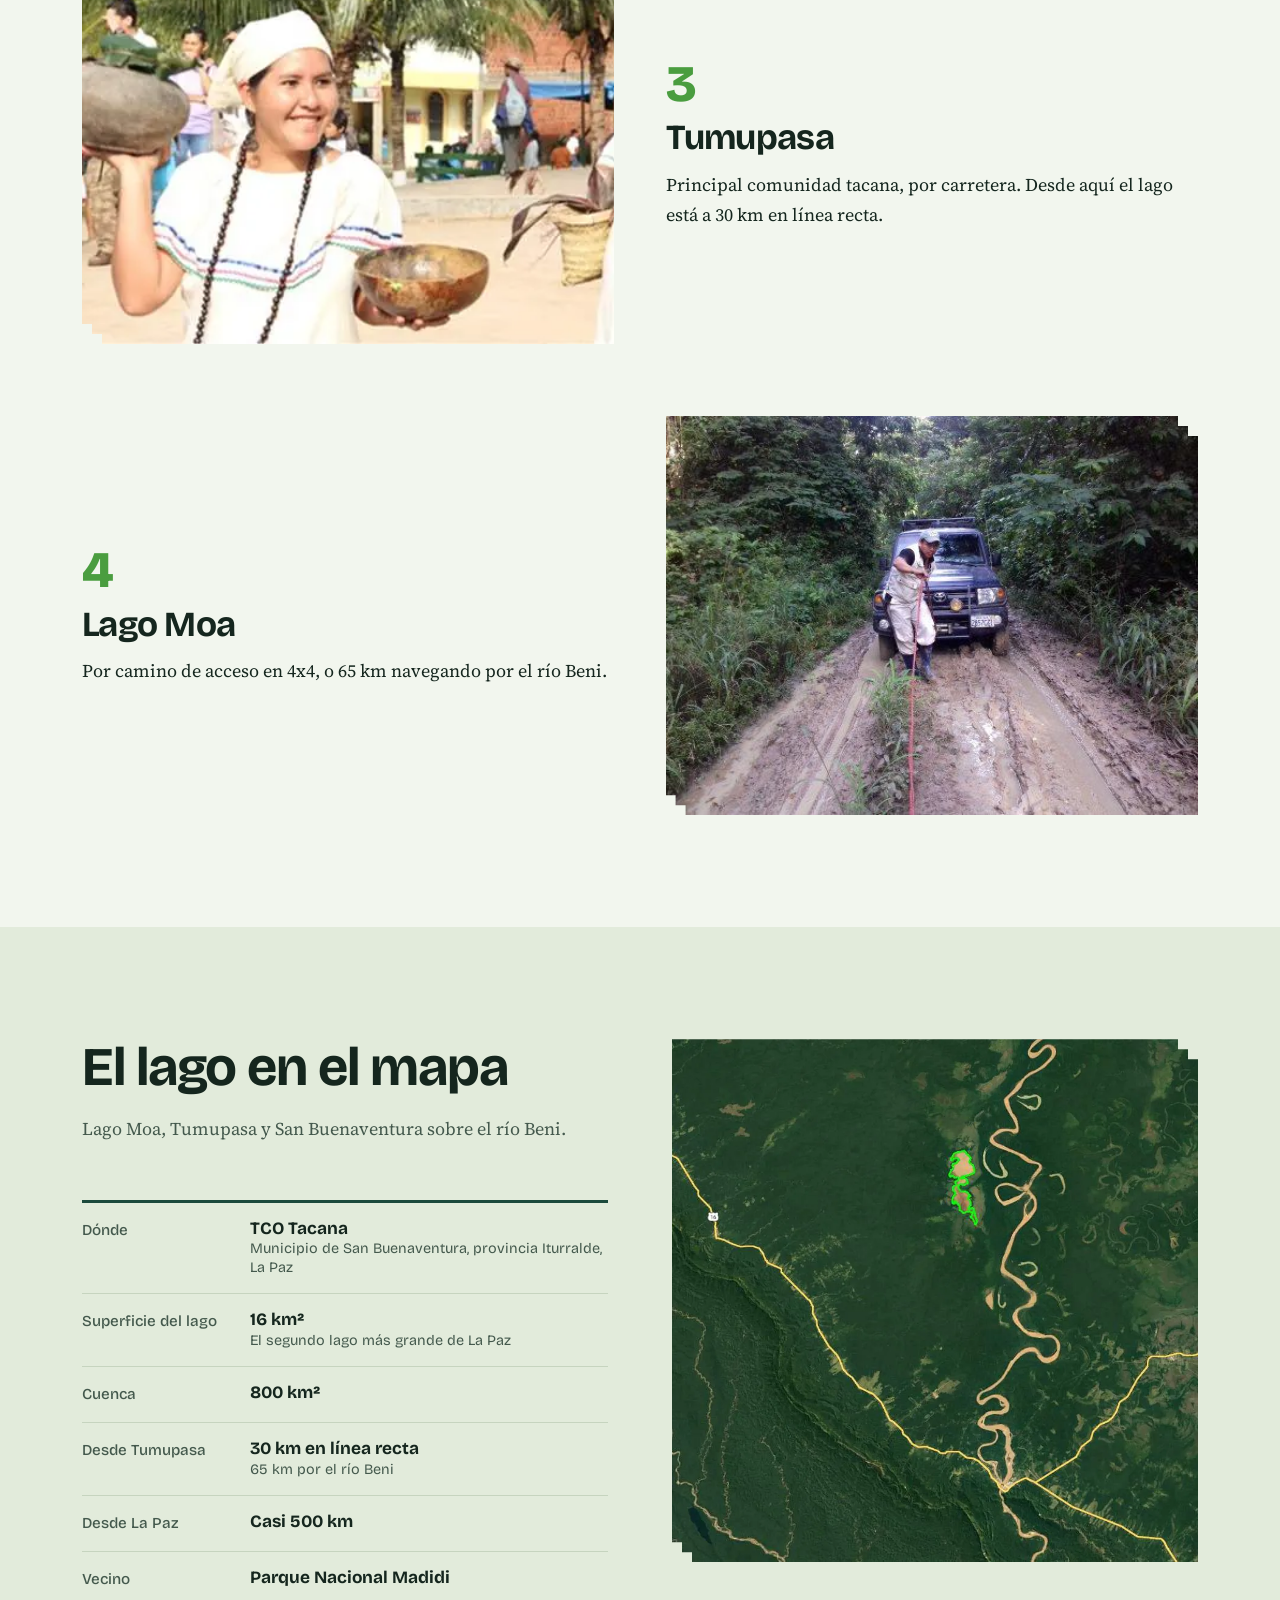
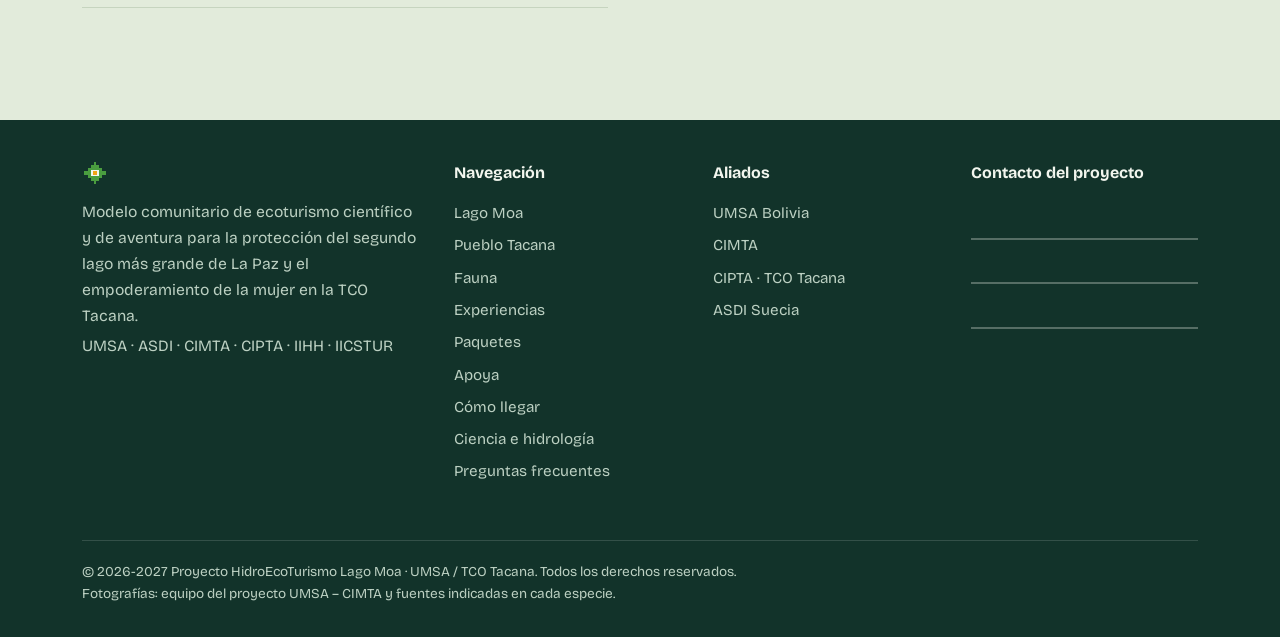
<file: como-llegar.html>
<!DOCTYPE html>
<html lang="es">
<head>
<meta charset="UTF-8">
<meta name="viewport" content="width=device-width, initial-scale=1, viewport-fit=cover">
<title>Cómo llegar | Lago Moa</title>
<meta name="description" content="Cómo llegar al Lago Moa desde La Paz: Rurrenabaque, San Buenaventura, Tumupasa y el camino de acceso o el río Beni.">
<meta name="theme-color" content="#12332a">
<link rel="icon" href="img/rombo.svg" type="image/svg+xml">
<link rel="preconnect" href="https://fonts.googleapis.com">
<link rel="preconnect" href="https://fonts.gstatic.com" crossorigin>
<link href="https://fonts.googleapis.com/css2?family=Bricolage+Grotesque:opsz,wght@12..96,400;12..96,500;12..96,700;12..96,800&family=Source+Serif+4:ital,opsz,wght@0,8..60,400;0,8..60,600;1,8..60,400&display=swap" rel="stylesheet">
<link rel="stylesheet" href="style.css">
</head>
<body>

<a class="skip" href="#contenido">Saltar al contenido</a>

<header class="nav on-dark" id="nav">
  <div class="wrap">
    <!-- Nombre del sitio pendiente: por ahora solo se muestra el rombo como marca -->
    <a class="brand" href="index.html" aria-label="Inicio">
      <img src="img/rombo.svg" alt="" width="26" height="26">
    </a>
    <button class="nav-toggle" id="navToggle" aria-expanded="false" aria-controls="navLinks">Menú</button>
    <ul class="nav-links" id="navLinks">
      <li><a href="index.html">Lago Moa</a></li>
      <li><a href="pueblo-tacana.html">Pueblo Tacana</a></li>
      <li><a href="fauna.html">Fauna</a></li>
      <li><a href="experiencias.html">Experiencias</a></li>
      <li><a href="paquetes.html">Paquetes</a></li>
      <li><a href="apoya.html">Apoya</a></li>
      <li class="has-sub">
        <button class="sub-btn is-active" type="button" aria-expanded="false" aria-controls="subMas">Más</button>
        <ul class="sub" id="subMas">
          <li><a href="como-llegar.html" class="is-active" aria-current="page">Cómo llegar</a></li>
          <li><a href="ciencia.html">Ciencia e hidrología</a></li>
          <li><a href="faq.html">Preguntas frecuentes</a></li>
        </ul>
      </li>
      <li><a class="btn btn-primary" href="reservas.html">Reservar visita</a></li>
    </ul>
  </div>
</header>

<main id="contenido">

<section class="page-head on-dark">
  <div class="wrap">
    <p class="eyebrow">Planifica tu ruta</p>
    <h1>Cómo llegar al Lago Moa</h1>
    <p>Un destino remoto y auténtico: se llega por tierra, río o aire. Coordinamos el tramo final contigo desde Rurrenabaque o San Buenaventura.</p>
  </div>
</section>
<div class="band" aria-hidden="true"></div>
<section class="sec">
  <div class="wrap">
    <ol class="route">
      <li><figure class="photo step"><img src="img/aire.jpg" alt="Equipo de investigadores frente a una avioneta en una pista de pasto" width="810" height="456" loading="lazy"></figure><div><span class="n" aria-hidden="true">1</span><h3>La Paz → Rurrenabaque</h3><p>Vuelo comercial corto, o por carretera vía Caranavi – Yucumo. Desde La Paz hasta el lago son casi 500 km.</p></div></li>
      <li><figure class="photo step"><img src="img/rio.jpg" alt="Dos personas en una canoa sobre el río Beni" width="619" height="825" loading="lazy"></figure><div><span class="n" aria-hidden="true">2</span><h3>San Buenaventura</h3><p>Frente a Rurrenabaque, al otro lado del río Beni. Punto de recepción y de inicio de los paquetes.</p></div></li>
      <li><figure class="photo step"><img src="img/galeria/mujer-tacana.webp" alt="Mujer tacana con vestimenta tradicional en la plaza de Tumupasa" width="509" height="340" loading="lazy"></figure><div><span class="n" aria-hidden="true">3</span><h3>Tumupasa</h3><p>Principal comunidad tacana, por carretera. Desde aquí el lago está a 30 km en línea recta.</p></div></li>
      <li><figure class="photo step"><img src="img/tierra.jpg" alt="Camioneta 4x4 avanzando por un camino de barro entre la selva" width="496" height="372" loading="lazy"></figure><div><span class="n" aria-hidden="true">4</span><h3>Lago Moa</h3><p>Por camino de acceso en 4x4, o 65 km navegando por el río Beni.</p></div></li>
    </ol>
  </div>
</section>
<section class="sec sec-alt">
  <div class="wrap lugar-map">
    <div>
      <div class="sec-head"><h2>El lago en el mapa</h2><p>Lago Moa, Tumupasa y San Buenaventura sobre el río Beni.</p></div>
      <dl class="ficha">
        <div><dt>Dónde</dt><dd>TCO Tacana<small>Municipio de San Buenaventura, provincia Iturralde, La Paz</small></dd></div>
        <div><dt>Superficie del lago</dt><dd>16 km²<small>El segundo lago más grande de La Paz</small></dd></div>
        <div><dt>Cuenca</dt><dd>800 km²</dd></div>
        <div><dt>Desde Tumupasa</dt><dd>30 km en línea recta<small>65 km por el río Beni</small></dd></div>
        <div><dt>Desde La Paz</dt><dd>Casi 500 km</dd></div>
        <div><dt>Vecino</dt><dd>Parque Nacional Madidi</dd></div>
      </dl>
    </div>
    <figure class="photo step" style="aspect-ratio:864/859"><img src="img/mapa-ubicacion.webp" alt="Imagen satelital con la ubicación del Lago Moa, Tumupasa, San Buenaventura y Rurrenabaque junto al río Beni" width="864" height="859" loading="lazy"></figure>
  </div>
</section>

</main>

<footer class="foot on-dark">
  <div class="wrap">
    <div class="foot-grid">
      <div>
        <!-- Título del sitio pendiente -->
        <a class="brand" href="index.html" aria-label="Inicio"><img src="img/rombo.svg" alt="" width="26" height="26"></a>
        <p>Modelo comunitario de ecoturismo científico y de aventura para la protección del segundo lago más grande de La Paz y el empoderamiento de la mujer en la TCO Tacana.</p>
        <p>UMSA · ASDI · CIMTA · CIPTA · IIHH · IICSTUR</p>
      </div>
      <div>
        <h4>Navegación</h4>
        <ul><li><a href="index.html">Lago Moa</a></li><li><a href="pueblo-tacana.html">Pueblo Tacana</a></li><li><a href="fauna.html">Fauna</a></li><li><a href="experiencias.html">Experiencias</a></li><li><a href="paquetes.html">Paquetes</a></li><li><a href="apoya.html">Apoya</a></li><li><a href="como-llegar.html">Cómo llegar</a></li><li><a href="ciencia.html">Ciencia e hidrología</a></li><li><a href="faq.html">Preguntas frecuentes</a></li></ul>
      </div>
      <div>
        <h4>Aliados</h4>
        <ul>
          <li><a href="https://umsa.bo">UMSA Bolivia</a></li>
          <li>CIMTA</li>
          <li>CIPTA · TCO Tacana</li>
          <li>ASDI Suecia</li>
        </ul>
      </div>
      <div>
        <h4>Contacto del proyecto</h4>
        <!-- Dirección y contacto por definir: escribir dentro de estos espacios -->
        <div class="foot-blank">
          <span class="blank"></span>
          <span class="blank"></span>
          <span class="blank"></span>
        </div>
      </div>
    </div>
    <p class="legal">© 2026-2027 Proyecto HidroEcoTurismo Lago Moa · UMSA / TCO Tacana. Todos los derechos reservados.<br>Fotografías: equipo del proyecto UMSA – CIMTA y fuentes indicadas en cada especie.</p>
  </div>
</footer>

<script src="main.js" defer></script>
</body>
</html>
</file>
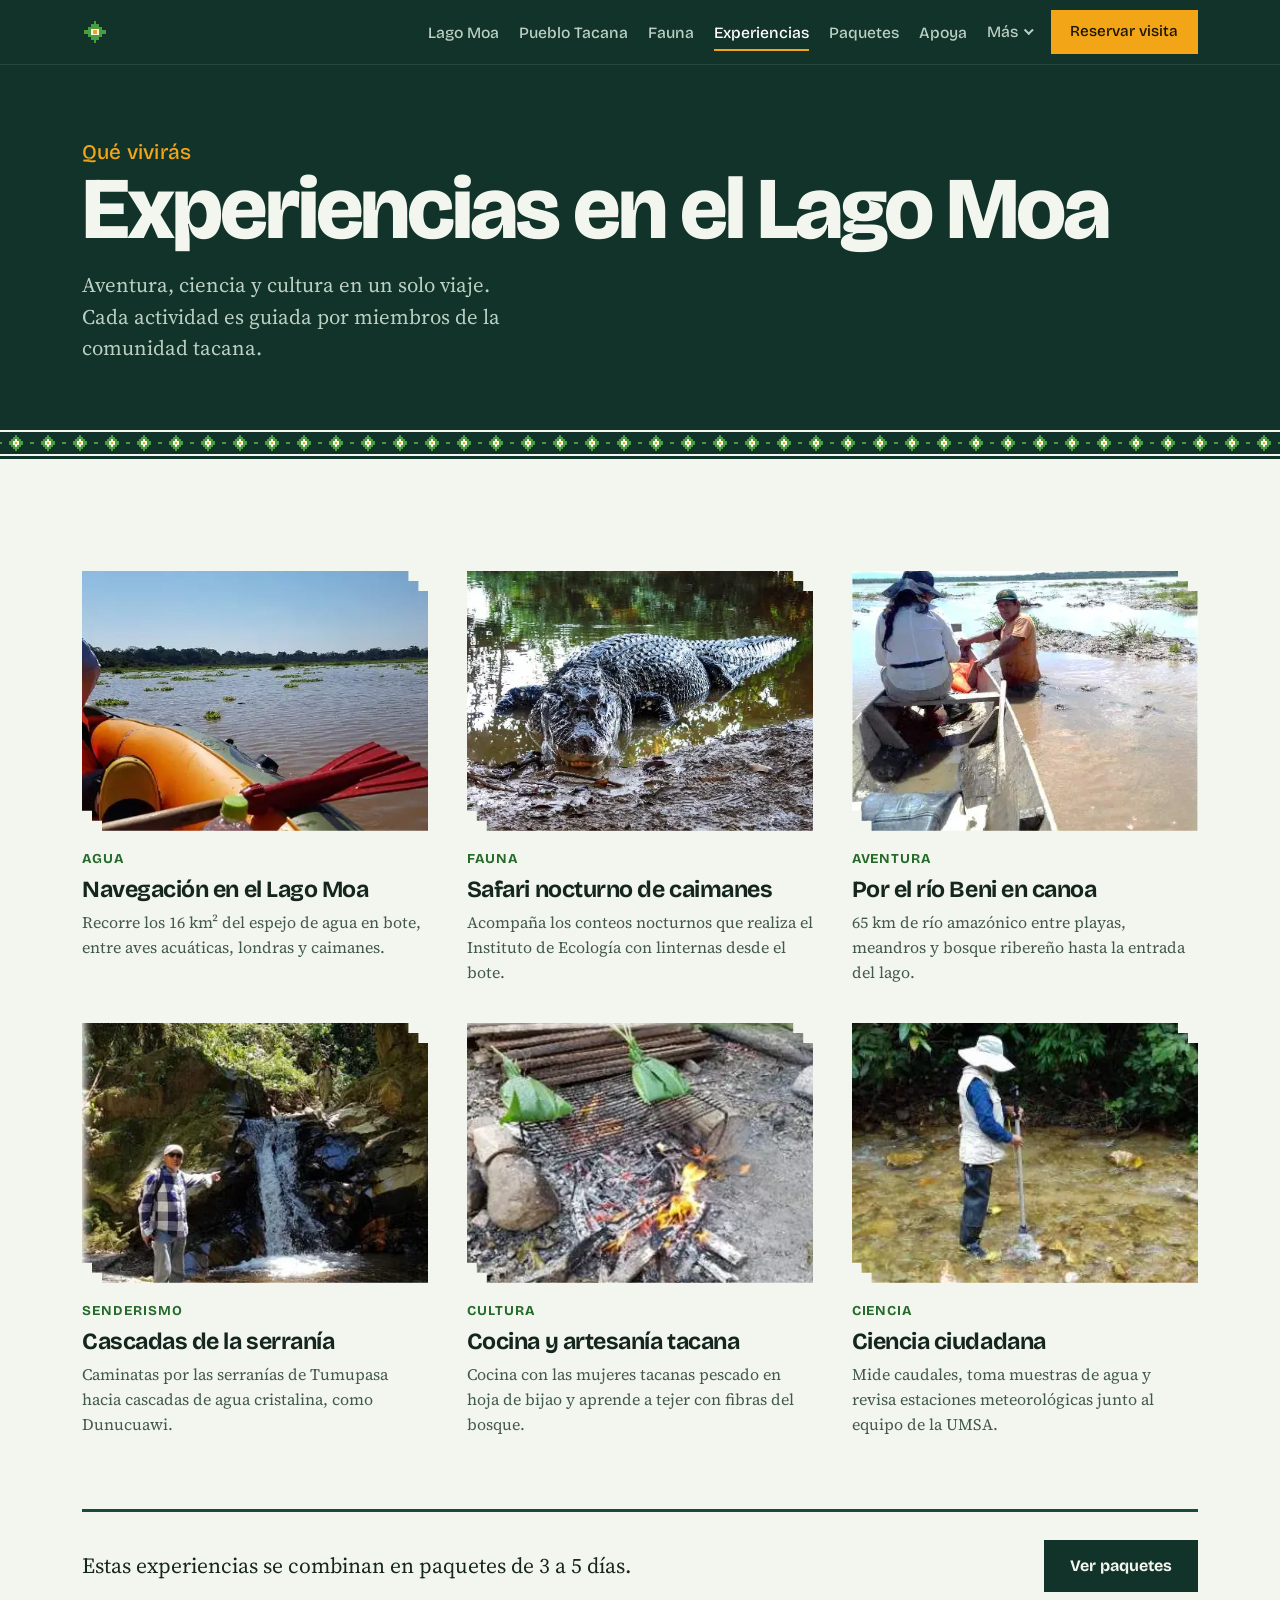
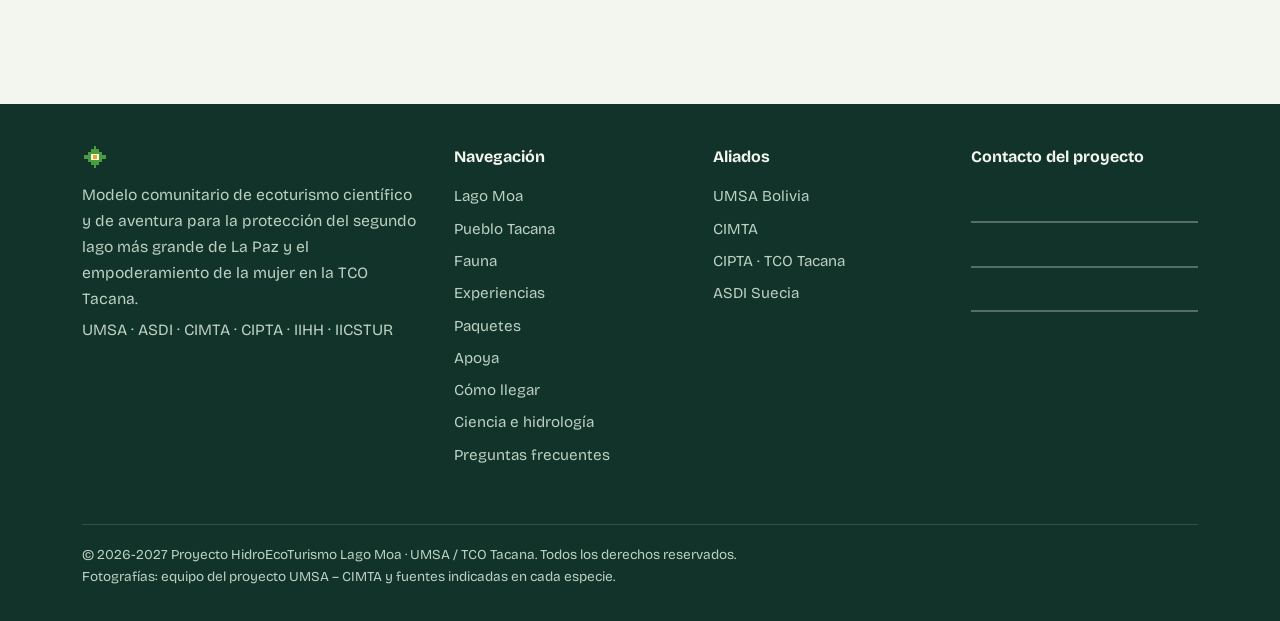
<file: experiencias.html>
<!DOCTYPE html>
<html lang="es">
<head>
<meta charset="UTF-8">
<meta name="viewport" content="width=device-width, initial-scale=1, viewport-fit=cover">
<title>Experiencias | Lago Moa</title>
<meta name="description" content="Navegación, safari nocturno de caimanes, canoa por el río Beni, cascadas, cocina tacana y ciencia ciudadana en el Lago Moa.">
<meta name="theme-color" content="#12332a">
<link rel="icon" href="img/rombo.svg" type="image/svg+xml">
<link rel="preconnect" href="https://fonts.googleapis.com">
<link rel="preconnect" href="https://fonts.gstatic.com" crossorigin>
<link href="https://fonts.googleapis.com/css2?family=Bricolage+Grotesque:opsz,wght@12..96,400;12..96,500;12..96,700;12..96,800&family=Source+Serif+4:ital,opsz,wght@0,8..60,400;0,8..60,600;1,8..60,400&display=swap" rel="stylesheet">
<link rel="stylesheet" href="style.css">
</head>
<body>

<a class="skip" href="#contenido">Saltar al contenido</a>

<header class="nav on-dark" id="nav">
  <div class="wrap">
    <!-- Nombre del sitio pendiente: por ahora solo se muestra el rombo como marca -->
    <a class="brand" href="index.html" aria-label="Inicio">
      <img src="img/rombo.svg" alt="" width="26" height="26">
    </a>
    <button class="nav-toggle" id="navToggle" aria-expanded="false" aria-controls="navLinks">Menú</button>
    <ul class="nav-links" id="navLinks">
      <li><a href="index.html">Lago Moa</a></li>
      <li><a href="pueblo-tacana.html">Pueblo Tacana</a></li>
      <li><a href="fauna.html">Fauna</a></li>
      <li><a href="experiencias.html" class="is-active" aria-current="page">Experiencias</a></li>
      <li><a href="paquetes.html">Paquetes</a></li>
      <li><a href="apoya.html">Apoya</a></li>
      <li class="has-sub">
        <button class="sub-btn" type="button" aria-expanded="false" aria-controls="subMas">Más</button>
        <ul class="sub" id="subMas">
          <li><a href="como-llegar.html">Cómo llegar</a></li>
          <li><a href="ciencia.html">Ciencia e hidrología</a></li>
          <li><a href="faq.html">Preguntas frecuentes</a></li>
        </ul>
      </li>
      <li><a class="btn btn-primary" href="reservas.html">Reservar visita</a></li>
    </ul>
  </div>
</header>

<main id="contenido">

<section class="page-head on-dark">
  <div class="wrap">
    <p class="eyebrow">Qué vivirás</p>
    <h1>Experiencias en el Lago Moa</h1>
    <p>Aventura, ciencia y cultura en un solo viaje. Cada actividad es guiada por miembros de la comunidad tacana.</p>
  </div>
</section>
<div class="band" aria-hidden="true"></div>
<section class="sec">
  <div class="wrap">
    <div class="xp">
      <article><div class="photo step"><img src="img/galeria/navegacion-lago.webp" alt="Recorrido en bote por el Lago Moa con plantas flotantes" width="640" height="360" loading="lazy"></div><p class="tag">Agua</p><h3>Navegación en el Lago Moa</h3><p>Recorre los 16 km² del espejo de agua en bote, entre aves acuáticas, londras y caimanes.</p></article>
      <article><div class="photo step"><img src="img/fauna/caiman-negro.webp" alt="Caimán negro sobre una orilla" width="473" height="338" loading="lazy"></div><p class="tag">Fauna</p><h3>Safari nocturno de caimanes</h3><p>Acompaña los conteos nocturnos que realiza el Instituto de Ecología con linternas desde el bote.</p></article>
      <article><div class="photo step"><img src="img/galeria/canoa-rio.webp" alt="Dos personas en una canoa sobre el río Beni" width="462" height="419" loading="lazy"></div><p class="tag">Aventura</p><h3>Por el río Beni en canoa</h3><p>65 km de río amazónico entre playas, meandros y bosque ribereño hasta la entrada del lago.</p></article>
      <article><div class="photo step"><img src="img/galeria/cascada-dunucuawi.webp" alt="Persona junto a la cascada Dunucuawi" width="382" height="388" loading="lazy"></div><p class="tag">Senderismo</p><h3>Cascadas de la serranía</h3><p>Caminatas por las serranías de Tumupasa hacia cascadas de agua cristalina, como Dunucuawi.</p></article>
      <article><div class="photo step"><img src="img/galeria/pescado-bijao.webp" alt="Pescado envuelto en hojas de bijao sobre las brasas" width="463" height="250" loading="lazy"></div><p class="tag">Cultura</p><h3>Cocina y artesanía tacana</h3><p>Cocina con las mujeres tacanas pescado en hoja de bijao y aprende a tejer con fibras del bosque.</p></article>
      <article><div class="photo step"><img src="img/galeria/medicion-rio.webp" alt="Investigadora midiendo el caudal de un arroyo" width="316" height="409" loading="lazy"></div><p class="tag">Ciencia</p><h3>Ciencia ciudadana</h3><p>Mide caudales, toma muestras de agua y revisa estaciones meteorológicas junto al equipo de la UMSA.</p></article>
    </div>
    <div class="band-cta">
      <p class="lead">Estas experiencias se combinan en paquetes de 3 a 5 días.</p>
      <a class="btn btn-solid" href="paquetes.html">Ver paquetes</a>
    </div>
  </div>
</section>

</main>

<footer class="foot on-dark">
  <div class="wrap">
    <div class="foot-grid">
      <div>
        <!-- Título del sitio pendiente -->
        <a class="brand" href="index.html" aria-label="Inicio"><img src="img/rombo.svg" alt="" width="26" height="26"></a>
        <p>Modelo comunitario de ecoturismo científico y de aventura para la protección del segundo lago más grande de La Paz y el empoderamiento de la mujer en la TCO Tacana.</p>
        <p>UMSA · ASDI · CIMTA · CIPTA · IIHH · IICSTUR</p>
      </div>
      <div>
        <h4>Navegación</h4>
        <ul><li><a href="index.html">Lago Moa</a></li><li><a href="pueblo-tacana.html">Pueblo Tacana</a></li><li><a href="fauna.html">Fauna</a></li><li><a href="experiencias.html">Experiencias</a></li><li><a href="paquetes.html">Paquetes</a></li><li><a href="apoya.html">Apoya</a></li><li><a href="como-llegar.html">Cómo llegar</a></li><li><a href="ciencia.html">Ciencia e hidrología</a></li><li><a href="faq.html">Preguntas frecuentes</a></li></ul>
      </div>
      <div>
        <h4>Aliados</h4>
        <ul>
          <li><a href="https://umsa.bo">UMSA Bolivia</a></li>
          <li>CIMTA</li>
          <li>CIPTA · TCO Tacana</li>
          <li>ASDI Suecia</li>
        </ul>
      </div>
      <div>
        <h4>Contacto del proyecto</h4>
        <!-- Dirección y contacto por definir: escribir dentro de estos espacios -->
        <div class="foot-blank">
          <span class="blank"></span>
          <span class="blank"></span>
          <span class="blank"></span>
        </div>
      </div>
    </div>
    <p class="legal">© 2026-2027 Proyecto HidroEcoTurismo Lago Moa · UMSA / TCO Tacana. Todos los derechos reservados.<br>Fotografías: equipo del proyecto UMSA – CIMTA y fuentes indicadas en cada especie.</p>
  </div>
</footer>

<script src="main.js" defer></script>
</body>
</html>
</file>
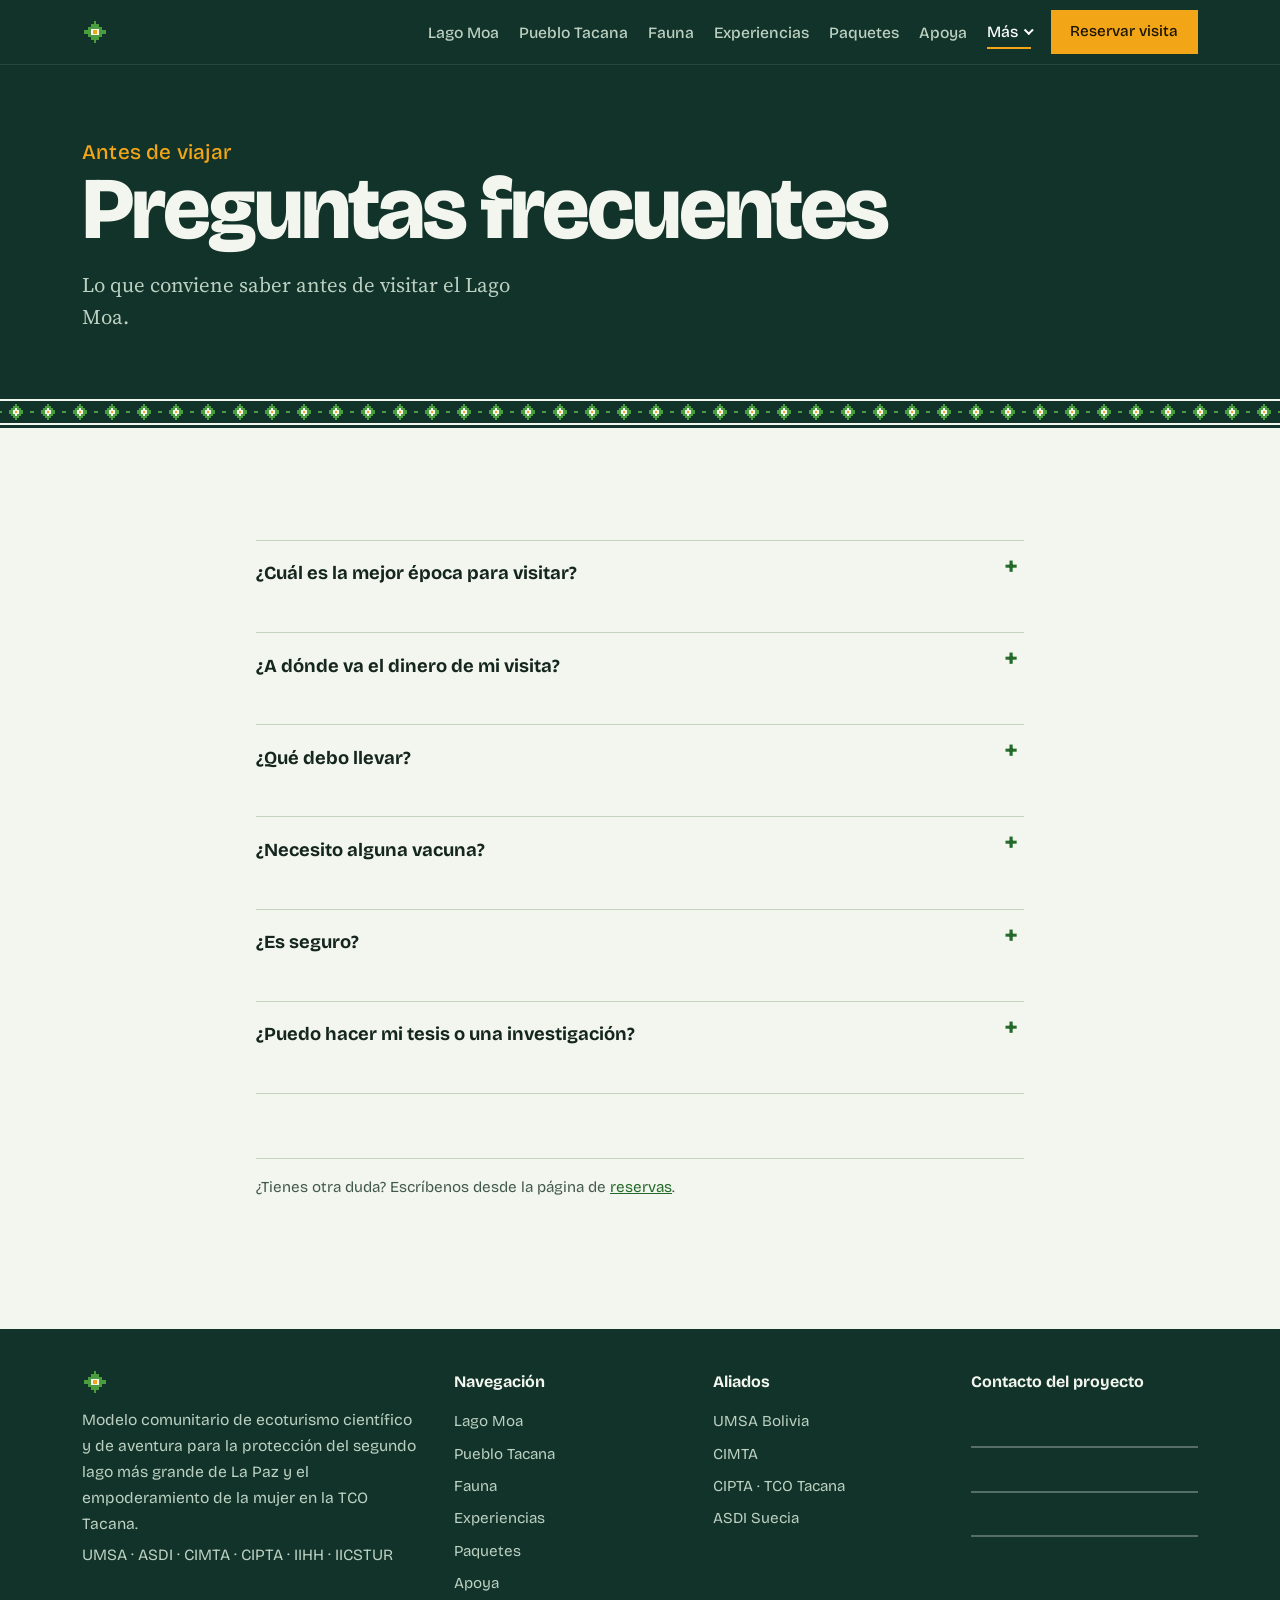
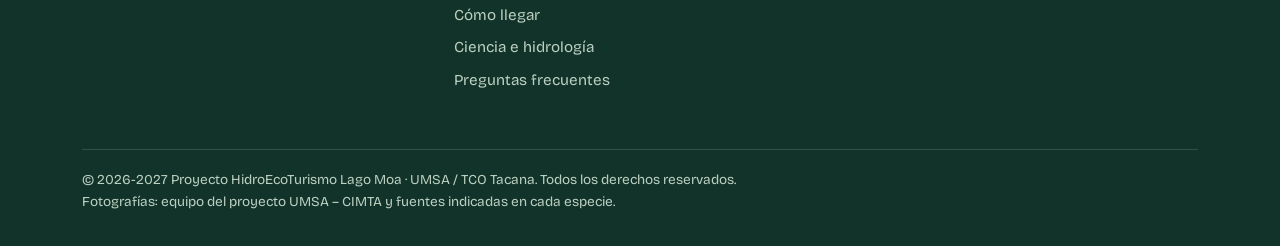
<file: faq.html>
<!DOCTYPE html>
<html lang="es">
<head>
<meta charset="UTF-8">
<meta name="viewport" content="width=device-width, initial-scale=1, viewport-fit=cover">
<title>Preguntas frecuentes | Lago Moa</title>
<meta name="description" content="Época para visitar, qué llevar, vacunas, seguridad y cómo hacer una investigación en el Lago Moa.">
<meta name="theme-color" content="#12332a">
<link rel="icon" href="img/rombo.svg" type="image/svg+xml">
<link rel="preconnect" href="https://fonts.googleapis.com">
<link rel="preconnect" href="https://fonts.gstatic.com" crossorigin>
<link href="https://fonts.googleapis.com/css2?family=Bricolage+Grotesque:opsz,wght@12..96,400;12..96,500;12..96,700;12..96,800&family=Source+Serif+4:ital,opsz,wght@0,8..60,400;0,8..60,600;1,8..60,400&display=swap" rel="stylesheet">
<link rel="stylesheet" href="style.css">
</head>
<body>

<a class="skip" href="#contenido">Saltar al contenido</a>

<header class="nav on-dark" id="nav">
  <div class="wrap">
    <!-- Nombre del sitio pendiente: por ahora solo se muestra el rombo como marca -->
    <a class="brand" href="index.html" aria-label="Inicio">
      <img src="img/rombo.svg" alt="" width="26" height="26">
    </a>
    <button class="nav-toggle" id="navToggle" aria-expanded="false" aria-controls="navLinks">Menú</button>
    <ul class="nav-links" id="navLinks">
      <li><a href="index.html">Lago Moa</a></li>
      <li><a href="pueblo-tacana.html">Pueblo Tacana</a></li>
      <li><a href="fauna.html">Fauna</a></li>
      <li><a href="experiencias.html">Experiencias</a></li>
      <li><a href="paquetes.html">Paquetes</a></li>
      <li><a href="apoya.html">Apoya</a></li>
      <li class="has-sub">
        <button class="sub-btn is-active" type="button" aria-expanded="false" aria-controls="subMas">Más</button>
        <ul class="sub" id="subMas">
          <li><a href="como-llegar.html">Cómo llegar</a></li>
          <li><a href="ciencia.html">Ciencia e hidrología</a></li>
          <li><a href="faq.html" class="is-active" aria-current="page">Preguntas frecuentes</a></li>
        </ul>
      </li>
      <li><a class="btn btn-primary" href="reservas.html">Reservar visita</a></li>
    </ul>
  </div>
</header>

<main id="contenido">

<section class="page-head on-dark">
  <div class="wrap">
    <p class="eyebrow">Antes de viajar</p>
    <h1>Preguntas frecuentes</h1>
    <p>Lo que conviene saber antes de visitar el Lago Moa.</p>
  </div>
</section>
<div class="band" aria-hidden="true"></div>
<section class="sec">
  <div class="wrap faq">
    <details><summary>¿Cuál es la mejor época para visitar?</summary><p>La época seca, de mayo a octubre, ofrece caminos más transitables y menos lluvia, según los registros de las estaciones meteorológicas de la UMSA. En la época de lluvias (noviembre a abril) el paisaje es más verde y el lago está más lleno, pero el acceso es más difícil.</p></details>
    <details><summary>¿A dónde va el dinero de mi visita?</summary><p>A las familias tacanas que prestan los servicios (guiado, alimentación, alojamiento, transporte fluvial y artesanía) y a un fondo comunitario destinado a la conservación del bosque, el lago y su fauna.</p></details>
    <details><summary>¿Qué debo llevar?</summary><p>Ropa ligera de manga larga, impermeable, botas o calzado cerrado, repelente, protector solar, sombrero, linterna, botella reutilizable y tus medicamentos personales. Recomendamos binoculares para observar aves.</p></details>
    <details><summary>¿Necesito alguna vacuna?</summary><p>Para la Amazonía boliviana se recomienda la vacuna contra la fiebre amarilla, aplicada al menos 10 días antes del viaje. Consulta a tu médico o centro de salud. El seguro médico de viaje es obligatorio en algunos paquetes.</p></details>
    <details><summary>¿Es seguro?</summary><p>Todas las actividades son guiadas por personas de la comunidad que conocen el territorio. La navegación se realiza con chalecos salvavidas certificados y los grupos son pequeños.</p></details>
    <details><summary>¿Puedo hacer mi tesis o una investigación?</summary><p>Sí. El Paquete Jaguar está pensado para turismo científico, y también coordinamos visitas a medida para tesis y pasantías. Selecciona "Visita personalizada / Investigación académica" en el formulario.</p></details>
    <p class="aviso">¿Tienes otra duda? Escríbenos desde la página de <a href="reservas.html">reservas</a>.</p>
  </div>
</section>

</main>

<footer class="foot on-dark">
  <div class="wrap">
    <div class="foot-grid">
      <div>
        <!-- Título del sitio pendiente -->
        <a class="brand" href="index.html" aria-label="Inicio"><img src="img/rombo.svg" alt="" width="26" height="26"></a>
        <p>Modelo comunitario de ecoturismo científico y de aventura para la protección del segundo lago más grande de La Paz y el empoderamiento de la mujer en la TCO Tacana.</p>
        <p>UMSA · ASDI · CIMTA · CIPTA · IIHH · IICSTUR</p>
      </div>
      <div>
        <h4>Navegación</h4>
        <ul><li><a href="index.html">Lago Moa</a></li><li><a href="pueblo-tacana.html">Pueblo Tacana</a></li><li><a href="fauna.html">Fauna</a></li><li><a href="experiencias.html">Experiencias</a></li><li><a href="paquetes.html">Paquetes</a></li><li><a href="apoya.html">Apoya</a></li><li><a href="como-llegar.html">Cómo llegar</a></li><li><a href="ciencia.html">Ciencia e hidrología</a></li><li><a href="faq.html">Preguntas frecuentes</a></li></ul>
      </div>
      <div>
        <h4>Aliados</h4>
        <ul>
          <li><a href="https://umsa.bo">UMSA Bolivia</a></li>
          <li>CIMTA</li>
          <li>CIPTA · TCO Tacana</li>
          <li>ASDI Suecia</li>
        </ul>
      </div>
      <div>
        <h4>Contacto del proyecto</h4>
        <!-- Dirección y contacto por definir: escribir dentro de estos espacios -->
        <div class="foot-blank">
          <span class="blank"></span>
          <span class="blank"></span>
          <span class="blank"></span>
        </div>
      </div>
    </div>
    <p class="legal">© 2026-2027 Proyecto HidroEcoTurismo Lago Moa · UMSA / TCO Tacana. Todos los derechos reservados.<br>Fotografías: equipo del proyecto UMSA – CIMTA y fuentes indicadas en cada especie.</p>
  </div>
</footer>

<script src="main.js" defer></script>
</body>
</html>
</file>
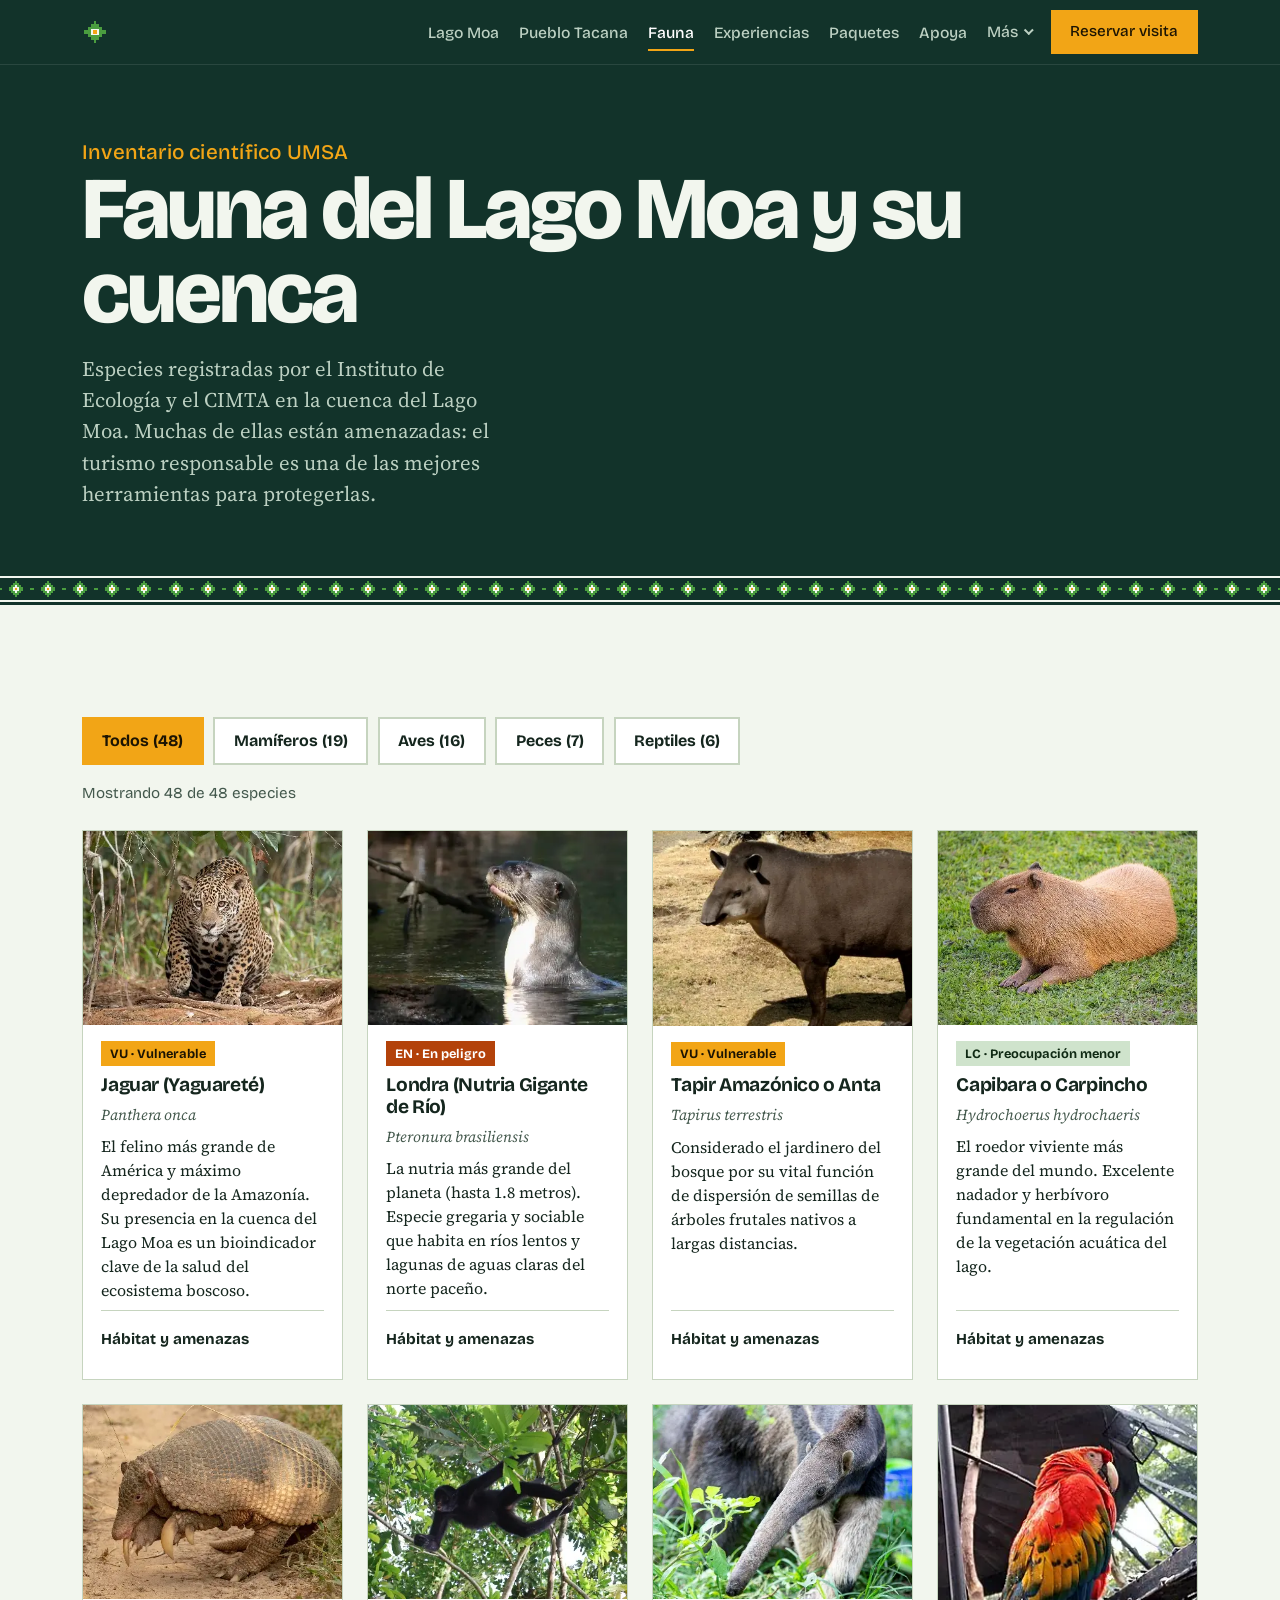
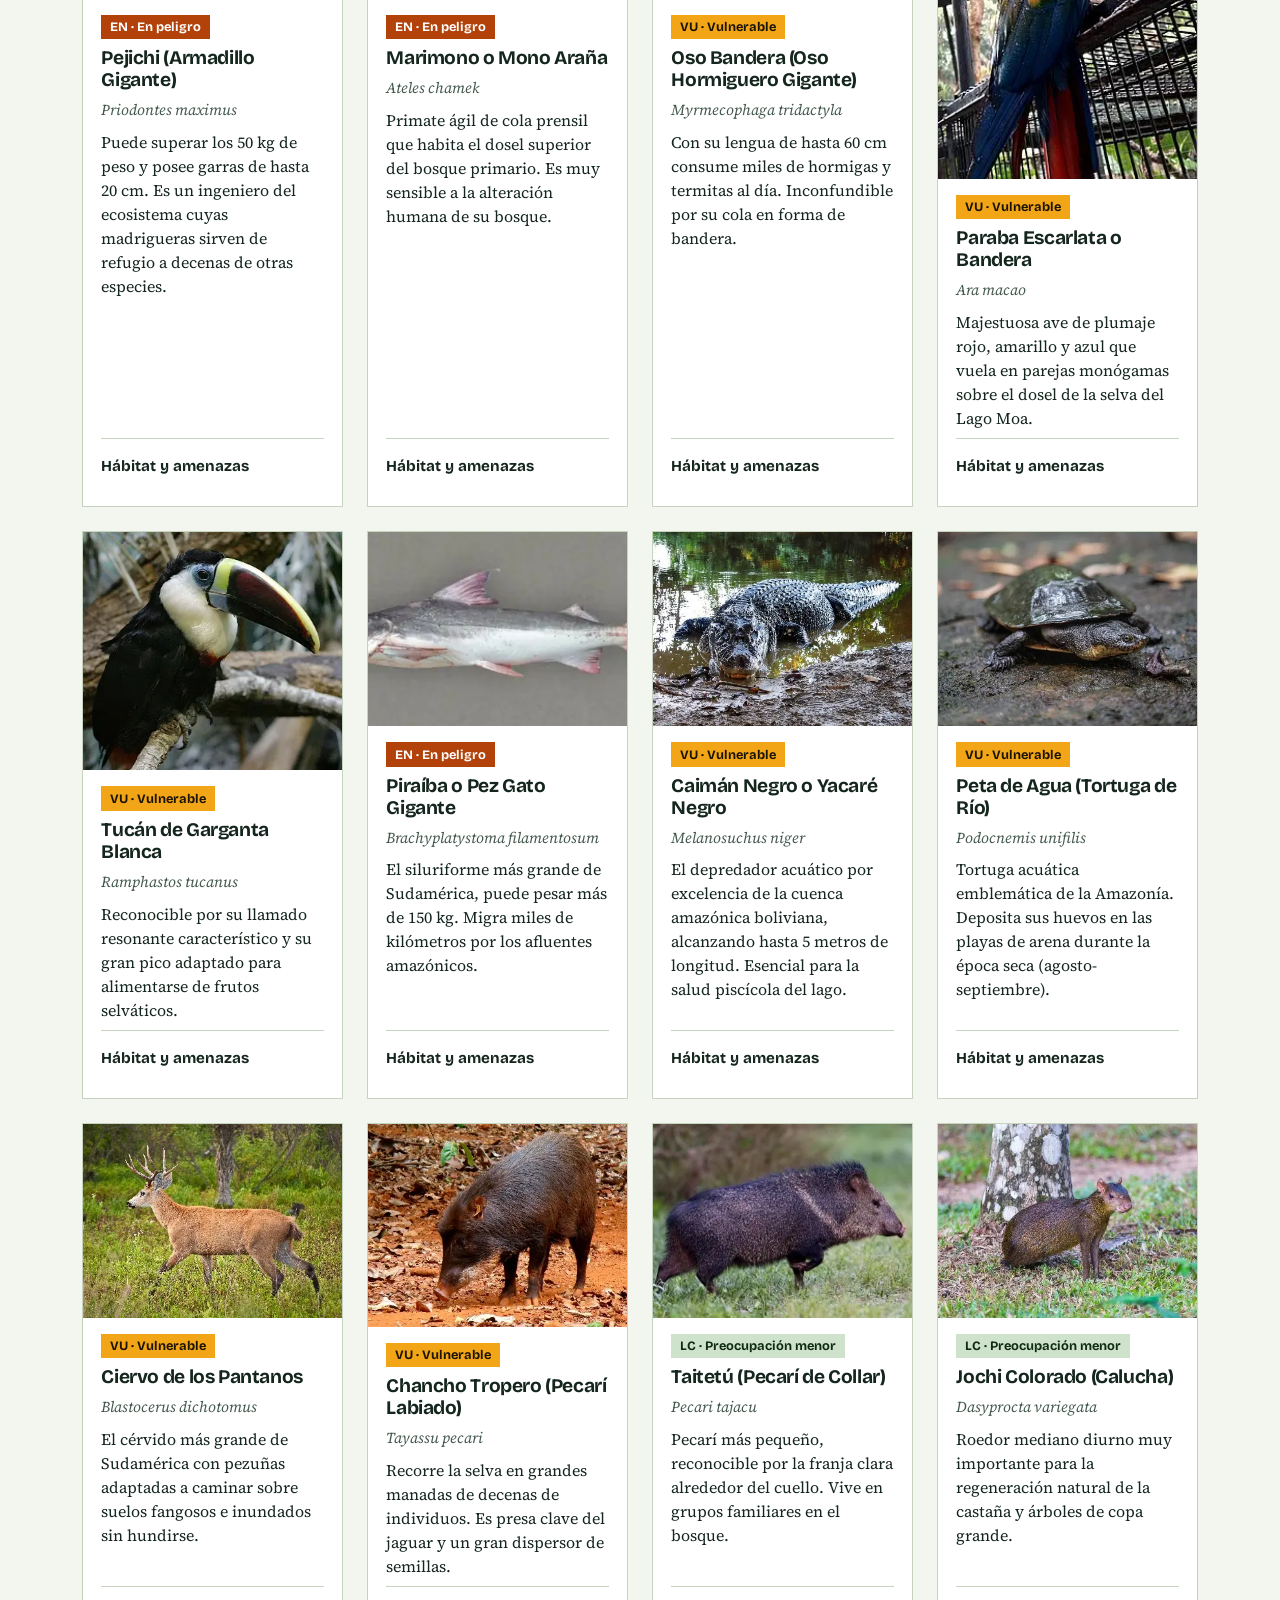
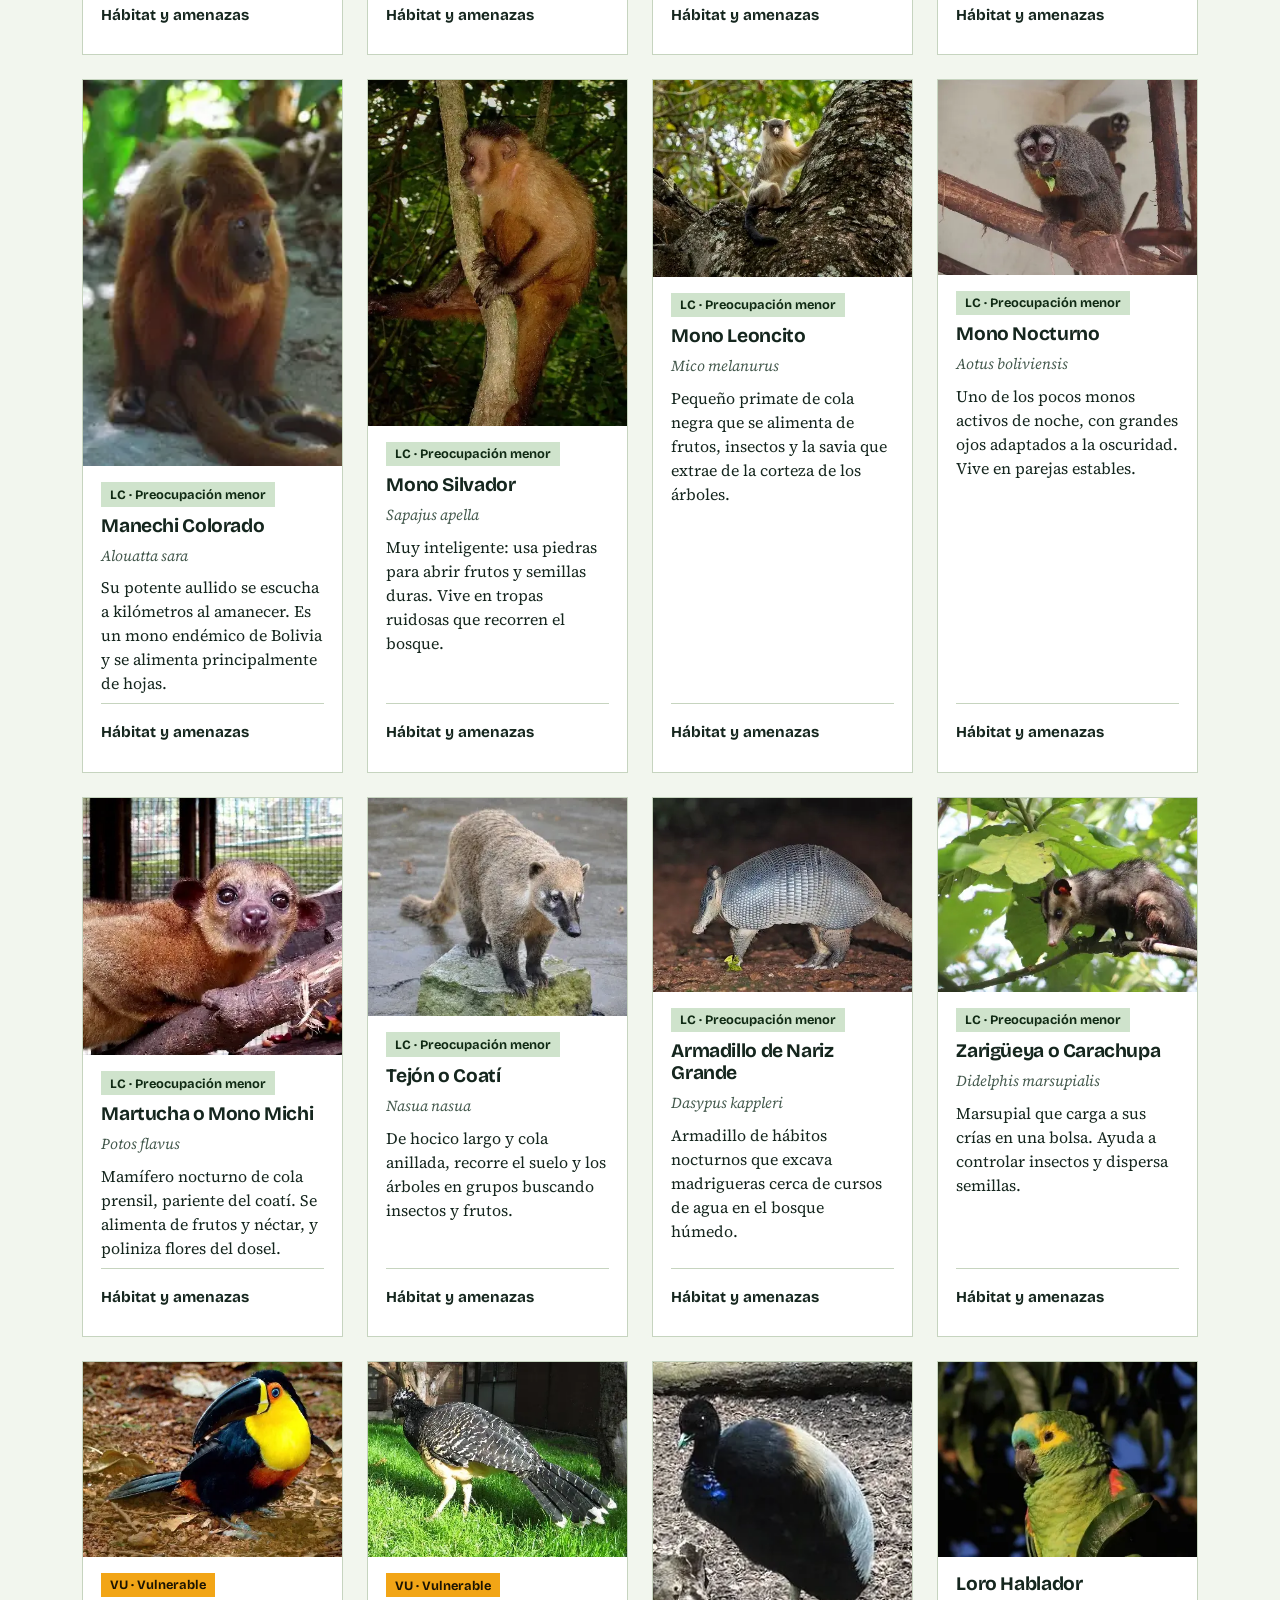
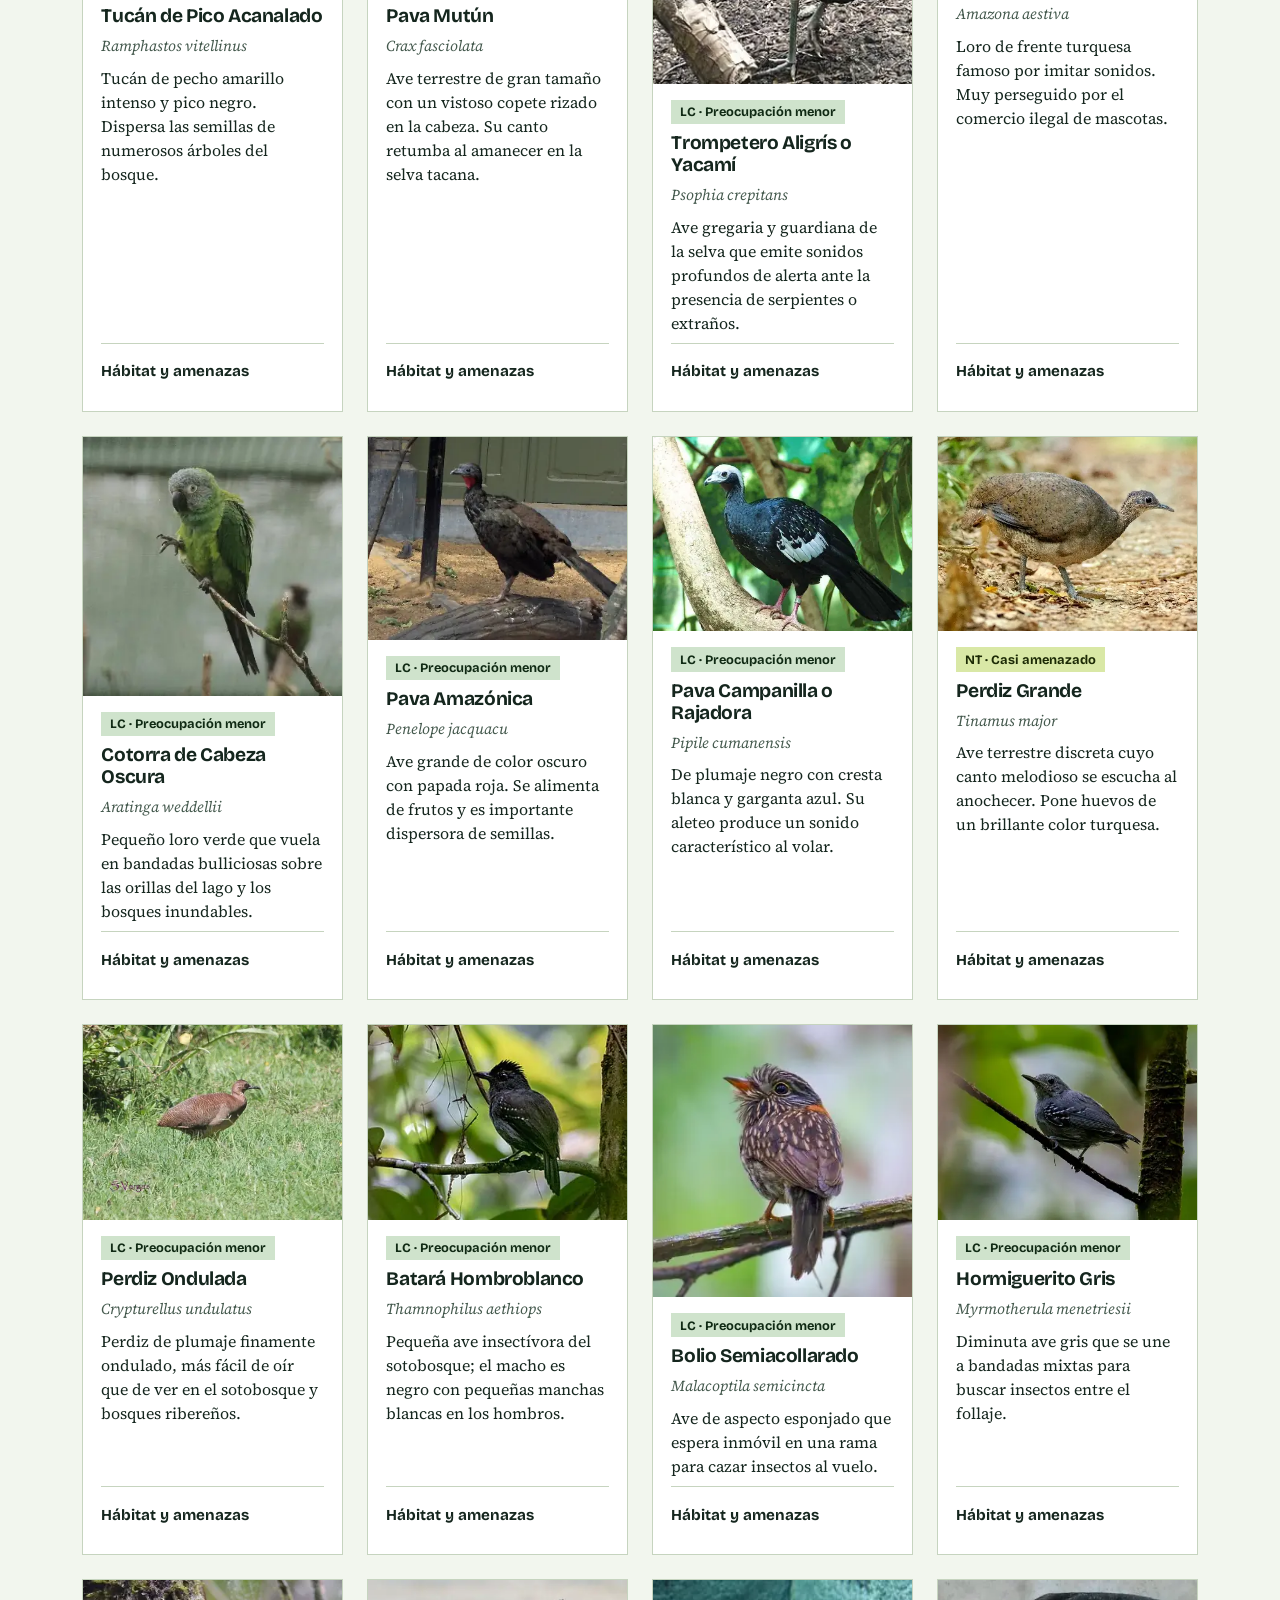
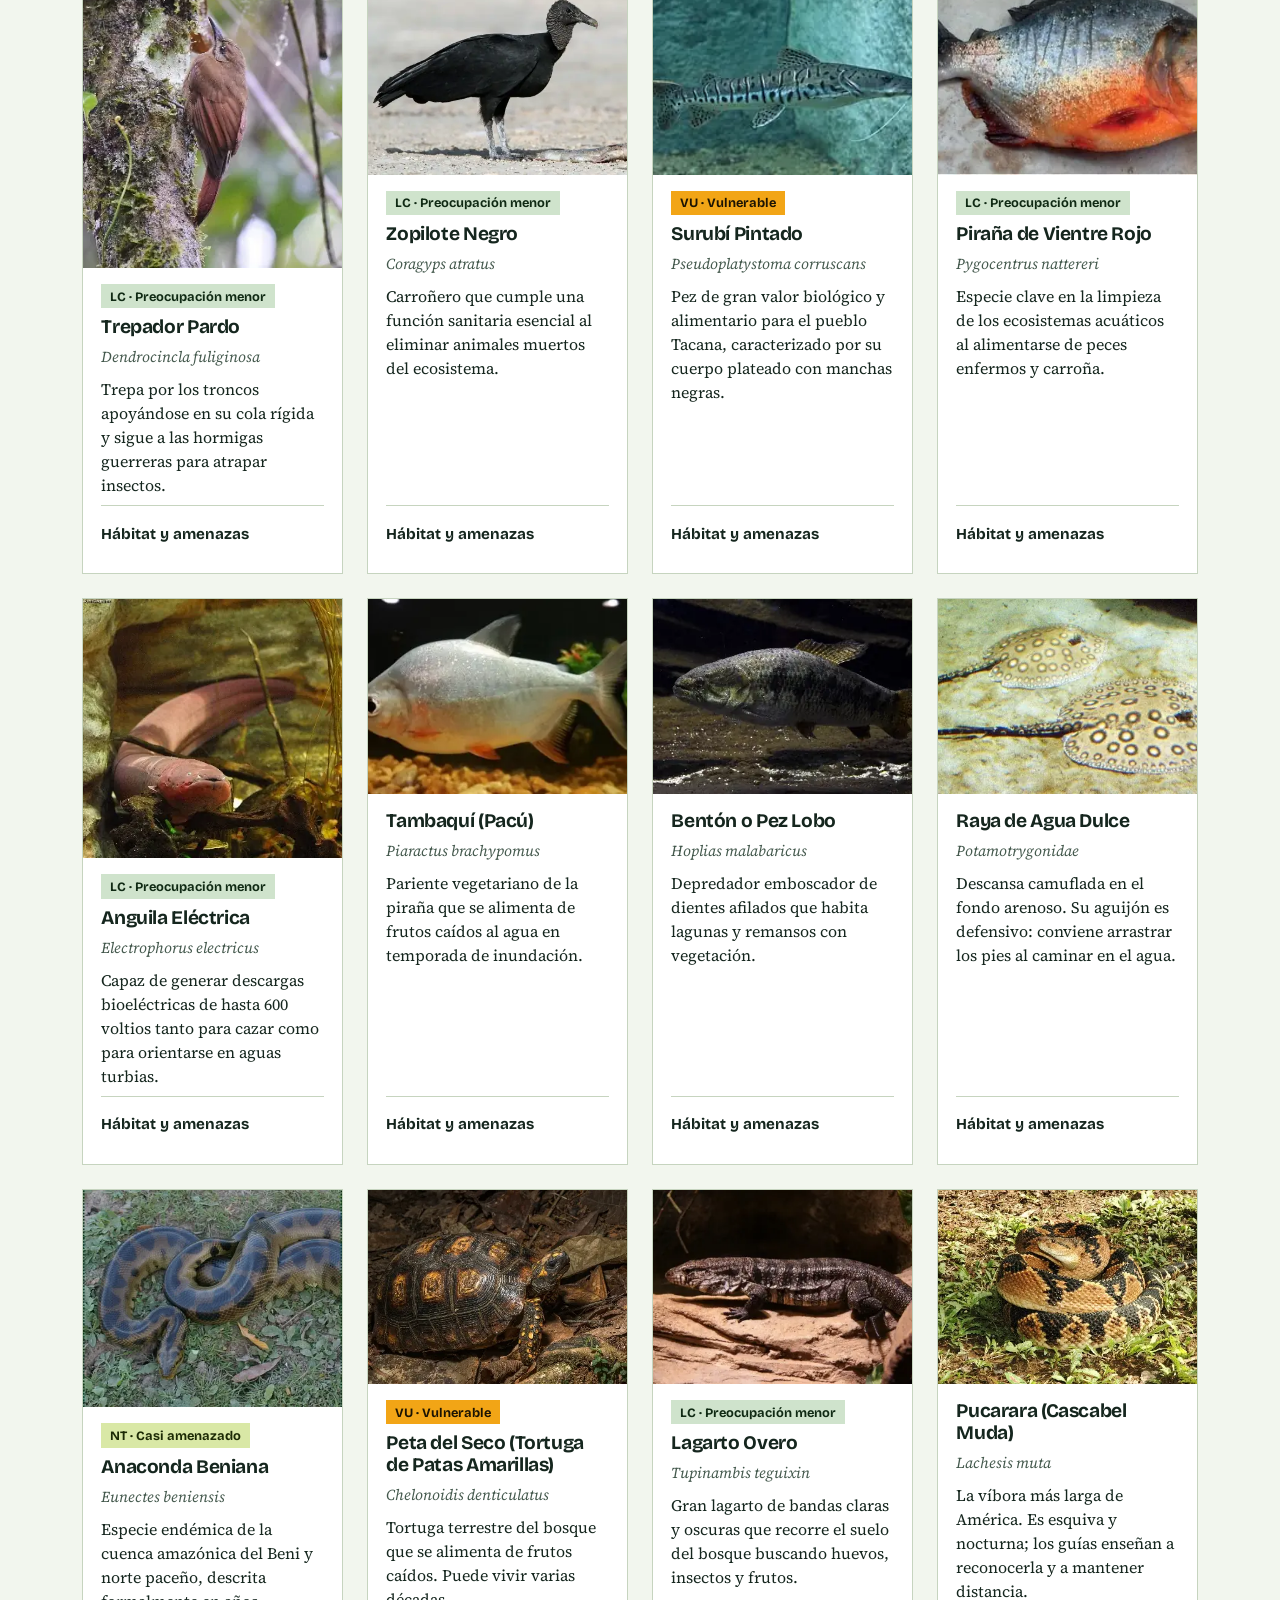
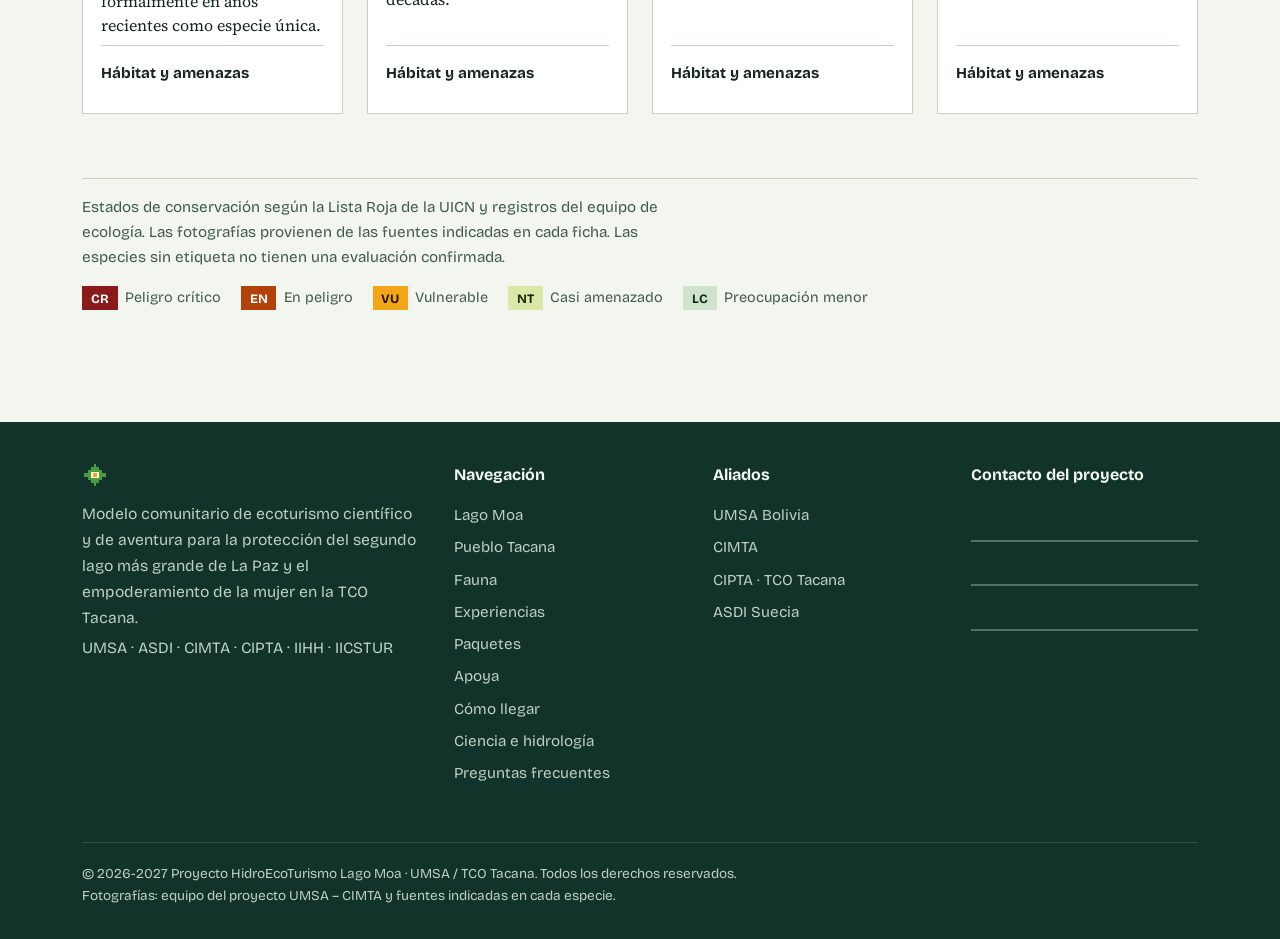
<file: fauna.html>
<!DOCTYPE html>
<html lang="es">
<head>
<meta charset="UTF-8">
<meta name="viewport" content="width=device-width, initial-scale=1, viewport-fit=cover">
<title>Fauna | Lago Moa</title>
<meta name="description" content="Inventario de fauna del Lago Moa y su cuenca: jaguar, londra, tapir, caimán negro, aves y peces, con su estado de conservación.">
<meta name="theme-color" content="#12332a">
<link rel="icon" href="img/rombo.svg" type="image/svg+xml">
<link rel="preconnect" href="https://fonts.googleapis.com">
<link rel="preconnect" href="https://fonts.gstatic.com" crossorigin>
<link href="https://fonts.googleapis.com/css2?family=Bricolage+Grotesque:opsz,wght@12..96,400;12..96,500;12..96,700;12..96,800&family=Source+Serif+4:ital,opsz,wght@0,8..60,400;0,8..60,600;1,8..60,400&display=swap" rel="stylesheet">
<link rel="stylesheet" href="style.css">
</head>
<body>

<a class="skip" href="#contenido">Saltar al contenido</a>

<header class="nav on-dark" id="nav">
  <div class="wrap">
    <!-- Nombre del sitio pendiente: por ahora solo se muestra el rombo como marca -->
    <a class="brand" href="index.html" aria-label="Inicio">
      <img src="img/rombo.svg" alt="" width="26" height="26">
    </a>
    <button class="nav-toggle" id="navToggle" aria-expanded="false" aria-controls="navLinks">Menú</button>
    <ul class="nav-links" id="navLinks">
      <li><a href="index.html">Lago Moa</a></li>
      <li><a href="pueblo-tacana.html">Pueblo Tacana</a></li>
      <li><a href="fauna.html" class="is-active" aria-current="page">Fauna</a></li>
      <li><a href="experiencias.html">Experiencias</a></li>
      <li><a href="paquetes.html">Paquetes</a></li>
      <li><a href="apoya.html">Apoya</a></li>
      <li class="has-sub">
        <button class="sub-btn" type="button" aria-expanded="false" aria-controls="subMas">Más</button>
        <ul class="sub" id="subMas">
          <li><a href="como-llegar.html">Cómo llegar</a></li>
          <li><a href="ciencia.html">Ciencia e hidrología</a></li>
          <li><a href="faq.html">Preguntas frecuentes</a></li>
        </ul>
      </li>
      <li><a class="btn btn-primary" href="reservas.html">Reservar visita</a></li>
    </ul>
  </div>
</header>

<main id="contenido">

<section class="page-head on-dark">
  <div class="wrap">
    <p class="eyebrow">Inventario científico UMSA</p>
    <h1>Fauna del Lago Moa y su cuenca</h1>
    <p>Especies registradas por el Instituto de Ecología y el CIMTA en la cuenca del Lago Moa. Muchas de ellas están amenazadas: el turismo responsable es una de las mejores herramientas para protegerlas.</p>
  </div>
</section>
<div class="band" aria-hidden="true"></div>
<section class="sec">
  <div class="wrap">
    <div class="filters" role="group" aria-label="Filtrar especies por grupo"><button type="button" aria-pressed="true" data-f="todos">Todos (48)</button><button type="button" aria-pressed="false" data-f="mamiferos">Mamíferos (19)</button><button type="button" aria-pressed="false" data-f="aves">Aves (16)</button><button type="button" aria-pressed="false" data-f="peces">Peces (7)</button><button type="button" aria-pressed="false" data-f="reptiles">Reptiles (6)</button></div>
    <p class="count" id="spCount" aria-live="polite">Mostrando 48 de 48 especies</p>
    <div class="sp-grid" id="spGrid">
      <article class="sp" data-cat="mamiferos">
        <div class="photo"><img src="img/fauna/jaguar.webp" alt="Jaguar (Yaguareté) (Panthera onca)" width="440" height="293" loading="lazy"></div>
        <div class="sp-body">
          <span class="badge b-VU">VU · Vulnerable</span>
          <h3>Jaguar (Yaguareté)</h3>
          <p class="sci">Panthera onca</p>
          <p>El felino más grande de América y máximo depredador de la Amazonía. Su presencia en la cuenca del Lago Moa es un bioindicador clave de la salud del ecosistema boscoso.</p>
          <details><summary>Hábitat y amenazas</summary><p><strong>Hábitat.</strong> Bosque húmedo tropical y riberas densas del Lago Moa.</p><p><strong>Amenaza.</strong> Pérdida de hábitat por quemas y fragmentación de corredores biológicos.</p><p class="credit">Foto: es.wikipedia.org</p></details>
        </div>
      </article>
      <article class="sp" data-cat="mamiferos">
        <div class="photo"><img src="img/fauna/londra.webp" alt="Londra (Nutria Gigante de Río) (Pteronura brasiliensis)" width="467" height="262" loading="lazy"></div>
        <div class="sp-body">
          <span class="badge b-EN">EN · En peligro</span>
          <h3>Londra (Nutria Gigante de Río)</h3>
          <p class="sci">Pteronura brasiliensis</p>
          <p>La nutria más grande del planeta (hasta 1.8 metros). Especie gregaria y sociable que habita en ríos lentos y lagunas de aguas claras del norte paceño.</p>
          <details><summary>Hábitat y amenazas</summary><p><strong>Hábitat.</strong> Espejo de agua del Lago Moa y afluentes del Río Beni.</p><p><strong>Amenaza.</strong> Contaminación de fuentes de agua y cacería histórica.</p><p class="credit">Foto: laregion.bo</p></details>
        </div>
      </article>
      <article class="sp" data-cat="mamiferos">
        <div class="photo"><img src="img/fauna/tapir.webp" alt="Tapir Amazónico o Anta (Tapirus terrestris)" width="419" height="315" loading="lazy"></div>
        <div class="sp-body">
          <span class="badge b-VU">VU · Vulnerable</span>
          <h3>Tapir Amazónico o Anta</h3>
          <p class="sci">Tapirus terrestris</p>
          <p>Considerado el jardinero del bosque por su vital función de dispersión de semillas de árboles frutales nativos a largas distancias.</p>
          <details><summary>Hábitat y amenazas</summary><p><strong>Hábitat.</strong> Bosques riparios y zonas de vegetación densa cercanas al agua.</p><p><strong>Amenaza.</strong> Cacería furtiva y tala de bosques primarios.</p><p class="credit">Foto: es.wikipedia.org</p></details>
        </div>
      </article>
      <article class="sp" data-cat="mamiferos">
        <div class="photo"><img src="img/fauna/capibara.webp" alt="Capibara o Carpincho (Hydrochoerus hydrochaeris)" width="453" height="302" loading="lazy"></div>
        <div class="sp-body">
          <span class="badge b-LC">LC · Preocupación menor</span>
          <h3>Capibara o Carpincho</h3>
          <p class="sci">Hydrochoerus hydrochaeris</p>
          <p>El roedor viviente más grande del mundo. Excelente nadador y herbívoro fundamental en la regulación de la vegetación acuática del lago.</p>
          <details><summary>Hábitat y amenazas</summary><p><strong>Hábitat.</strong> Bancos de arena, marismas y orillas de la cuenca del Lago Moa.</p><p><strong>Amenaza.</strong> Caza no sostenible y alteración de humedales.</p><p class="credit">Foto: es.wikipedia.org</p></details>
        </div>
      </article>
      <article class="sp" data-cat="mamiferos">
        <div class="photo"><img src="img/fauna/pejichi.webp" alt="Pejichi (Armadillo Gigante) (Priodontes maximus)" width="452" height="301" loading="lazy"></div>
        <div class="sp-body">
          <span class="badge b-EN">EN · En peligro</span>
          <h3>Pejichi (Armadillo Gigante)</h3>
          <p class="sci">Priodontes maximus</p>
          <p>Puede superar los 50 kg de peso y posee garras de hasta 20 cm. Es un ingeniero del ecosistema cuyas madrigueras sirven de refugio a decenas de otras especies.</p>
          <details><summary>Hábitat y amenazas</summary><p><strong>Hábitat.</strong> Suelo selvático no inundable y serranías de Tumupasa.</p><p><strong>Amenaza.</strong> Deforestación y expansión agrícola intensiva.</p><p class="credit">Foto: laregion.bo</p></details>
        </div>
      </article>
      <article class="sp" data-cat="mamiferos">
        <div class="photo"><img src="img/fauna/marimono.webp" alt="Marimono o Mono Araña (Ateles chamek)" width="458" height="307" loading="lazy"></div>
        <div class="sp-body">
          <span class="badge b-EN">EN · En peligro</span>
          <h3>Marimono o Mono Araña</h3>
          <p class="sci">Ateles chamek</p>
          <p>Primate ágil de cola prensil que habita el dosel superior del bosque primario. Es muy sensible a la alteración humana de su bosque.</p>
          <details><summary>Hábitat y amenazas</summary><p><strong>Hábitat.</strong> Copa de los árboles más altos del bosque primario Tacana.</p><p><strong>Amenaza.</strong> Fragmentación de hábitat por tala maderera.</p><p class="credit">Foto: es.wikipedia.org</p></details>
        </div>
      </article>
      <article class="sp" data-cat="mamiferos">
        <div class="photo"><img src="img/fauna/oso-bandera.webp" alt="Oso Bandera (Oso Hormiguero Gigante) (Myrmecophaga tridactyla)" width="459" height="306" loading="lazy"></div>
        <div class="sp-body">
          <span class="badge b-VU">VU · Vulnerable</span>
          <h3>Oso Bandera (Oso Hormiguero Gigante)</h3>
          <p class="sci">Myrmecophaga tridactyla</p>
          <p>Con su lengua de hasta 60 cm consume miles de hormigas y termitas al día. Inconfundible por su cola en forma de bandera.</p>
          <details><summary>Hábitat y amenazas</summary><p class="credit">Foto: fcbc.org.bo</p></details>
        </div>
      </article>
      <article class="sp" data-cat="aves">
        <div class="photo"><img src="img/fauna/paraba-escarlata.webp" alt="Paraba Escarlata o Bandera (Ara macao)" width="250" height="361" loading="lazy"></div>
        <div class="sp-body">
          <span class="badge b-VU">VU · Vulnerable</span>
          <h3>Paraba Escarlata o Bandera</h3>
          <p class="sci">Ara macao</p>
          <p>Majestuosa ave de plumaje rojo, amarillo y azul que vuela en parejas monógamas sobre el dosel de la selva del Lago Moa.</p>
          <details><summary>Hábitat y amenazas</summary><p><strong>Hábitat.</strong> Nidos en troncos huecos de palmeras y árboles maduros.</p><p><strong>Amenaza.</strong> Tráfico ilegal de fauna silvestre y tala de nidos.</p><p class="credit">Foto: es.wikipedia.org</p></details>
        </div>
      </article>
      <article class="sp" data-cat="aves">
        <div class="photo"><img src="img/fauna/tucan-garganta-blanca.webp" alt="Tucán de Garganta Blanca (Ramphastos tucanus)" width="351" height="323" loading="lazy"></div>
        <div class="sp-body">
          <span class="badge b-VU">VU · Vulnerable</span>
          <h3>Tucán de Garganta Blanca</h3>
          <p class="sci">Ramphastos tucanus</p>
          <p>Reconocible por su llamado resonante característico y su gran pico adaptado para alimentarse de frutos selváticos.</p>
          <details><summary>Hábitat y amenazas</summary><p><strong>Hábitat.</strong> Dosel de bosque primario y bordes de claros.</p><p><strong>Amenaza.</strong> Deforestación por chaqueos no controlados.</p><p class="credit">Foto: es.wikipedia.org</p></details>
        </div>
      </article>
      <article class="sp" data-cat="peces">
        <div class="photo"><img src="img/fauna/piraiba.webp" alt="Piraíba o Pez Gato Gigante (Brachyplatystoma filamentosum)" width="480" height="224" loading="lazy"></div>
        <div class="sp-body">
          <span class="badge b-EN">EN · En peligro</span>
          <h3>Piraíba o Pez Gato Gigante</h3>
          <p class="sci">Brachyplatystoma filamentosum</p>
          <p>El siluriforme más grande de Sudamérica, puede pesar más de 150 kg. Migra miles de kilómetros por los afluentes amazónicos.</p>
          <details><summary>Hábitat y amenazas</summary><p><strong>Hábitat.</strong> Aguas profundas y pozas del Lago Moa y Río Beni.</p><p><strong>Amenaza.</strong> Interrupción de rutas migratorias y represas.</p><p class="credit">Foto: es.wikipedia.org</p></details>
        </div>
      </article>
      <article class="sp" data-cat="reptiles">
        <div class="photo"><img src="img/fauna/caiman-negro.webp" alt="Caimán Negro o Yacaré Negro (Melanosuchus niger)" width="473" height="338" loading="lazy"></div>
        <div class="sp-body">
          <span class="badge b-VU">VU · Vulnerable</span>
          <h3>Caimán Negro o Yacaré Negro</h3>
          <p class="sci">Melanosuchus niger</p>
          <p>El depredador acuático por excelencia de la cuenca amazónica boliviana, alcanzando hasta 5 metros de longitud. Esencial para la salud piscícola del lago.</p>
          <details><summary>Hábitat y amenazas</summary><p><strong>Hábitat.</strong> Aguas tranquilas, meandros y lagunas del Lago Moa.</p><p><strong>Amenaza.</strong> Cacería histórica por su piel y conflicto con pescadores.</p><p class="credit">Foto: latinrootstravel.com</p></details>
        </div>
      </article>
      <article class="sp" data-cat="reptiles">
        <div class="photo"><img src="img/fauna/peta-rio.webp" alt="Peta de Agua (Tortuga de Río) (Podocnemis unifilis)" width="480" height="320" loading="lazy"></div>
        <div class="sp-body">
          <span class="badge b-VU">VU · Vulnerable</span>
          <h3>Peta de Agua (Tortuga de Río)</h3>
          <p class="sci">Podocnemis unifilis</p>
          <p>Tortuga acuática emblemática de la Amazonía. Deposita sus huevos en las playas de arena durante la época seca (agosto-septiembre).</p>
          <details><summary>Hábitat y amenazas</summary><p><strong>Hábitat.</strong> Playas ribereñas del Río Beni y meandros del Lago Moa.</p><p><strong>Amenaza.</strong> Saqueo intensivo de nidos y huevos de playa.</p><p class="credit">Foto: fcbc.org.bo</p></details>
        </div>
      </article>
      <article class="sp" data-cat="mamiferos">
        <div class="photo"><img src="img/fauna/ciervo-pantanos.webp" alt="Ciervo de los Pantanos (Blastocerus dichotomus)" width="451" height="300" loading="lazy"></div>
        <div class="sp-body">
          <span class="badge b-VU">VU · Vulnerable</span>
          <h3>Ciervo de los Pantanos</h3>
          <p class="sci">Blastocerus dichotomus</p>
          <p>El cérvido más grande de Sudamérica con pezuñas adaptadas a caminar sobre suelos fangosos e inundados sin hundirse.</p>
          <details><summary>Hábitat y amenazas</summary><p><strong>Hábitat.</strong> Sabanas húmedas y zonas ribereñas periféricas al lago.</p><p><strong>Amenaza.</strong> Drenaje de humedales y enfermedades transmitidas por ganado.</p><p class="credit">Foto: es.wikipedia.org</p></details>
        </div>
      </article>
      <article class="sp" data-cat="mamiferos">
        <div class="photo"><img src="img/fauna/chancho-tropero.webp" alt="Chancho Tropero (Pecarí Labiado) (Tayassu pecari)" width="395" height="310" loading="lazy"></div>
        <div class="sp-body">
          <span class="badge b-VU">VU · Vulnerable</span>
          <h3>Chancho Tropero (Pecarí Labiado)</h3>
          <p class="sci">Tayassu pecari</p>
          <p>Recorre la selva en grandes manadas de decenas de individuos. Es presa clave del jaguar y un gran dispersor de semillas.</p>
          <details><summary>Hábitat y amenazas</summary><p class="credit">Foto: es.wikipedia.org</p></details>
        </div>
      </article>
      <article class="sp" data-cat="mamiferos">
        <div class="photo"><img src="img/fauna/taitetu.webp" alt="Taitetú (Pecarí de Collar) (Pecari tajacu)" width="406" height="302" loading="lazy"></div>
        <div class="sp-body">
          <span class="badge b-LC">LC · Preocupación menor</span>
          <h3>Taitetú (Pecarí de Collar)</h3>
          <p class="sci">Pecari tajacu</p>
          <p>Pecarí más pequeño, reconocible por la franja clara alrededor del cuello. Vive en grupos familiares en el bosque.</p>
          <details><summary>Hábitat y amenazas</summary><p class="credit">Foto: cma.sarem.org.ar</p></details>
        </div>
      </article>
      <article class="sp" data-cat="mamiferos">
        <div class="photo"><img src="img/fauna/jochi-colorado.webp" alt="Jochi Colorado (Calucha) (Dasyprocta variegata)" width="453" height="302" loading="lazy"></div>
        <div class="sp-body">
          <span class="badge b-LC">LC · Preocupación menor</span>
          <h3>Jochi Colorado (Calucha)</h3>
          <p class="sci">Dasyprocta variegata</p>
          <p>Roedor mediano diurno muy importante para la regeneración natural de la castaña y árboles de copa grande.</p>
          <details><summary>Hábitat y amenazas</summary><p><strong>Hábitat.</strong> Suelo selvático y sotobosque de la TCO Tacana.</p><p><strong>Amenaza.</strong> Presión por asentamientos humanos.</p><p class="credit">Foto: es.wikipedia.org</p></details>
        </div>
      </article>
      <article class="sp" data-cat="mamiferos">
        <div class="photo"><img src="img/fauna/manechi.webp" alt="Manechi Colorado (Alouatta sara)" width="200" height="298" loading="lazy"></div>
        <div class="sp-body">
          <span class="badge b-LC">LC · Preocupación menor</span>
          <h3>Manechi Colorado</h3>
          <p class="sci">Alouatta sara</p>
          <p>Su potente aullido se escucha a kilómetros al amanecer. Es un mono endémico de Bolivia y se alimenta principalmente de hojas.</p>
          <details><summary>Hábitat y amenazas</summary><p class="credit">Foto: es.wikipedia.org</p></details>
        </div>
      </article>
      <article class="sp" data-cat="mamiferos">
        <div class="photo"><img src="img/fauna/mono-silvador.webp" alt="Mono Silvador (Sapajus apella)" width="480" height="640" loading="lazy"></div>
        <div class="sp-body">
          <span class="badge b-LC">LC · Preocupación menor</span>
          <h3>Mono Silvador</h3>
          <p class="sci">Sapajus apella</p>
          <p>Muy inteligente: usa piedras para abrir frutos y semillas duras. Vive en tropas ruidosas que recorren el bosque.</p>
          <details><summary>Hábitat y amenazas</summary><p class="credit">Foto: animalia.bio</p></details>
        </div>
      </article>
      <article class="sp" data-cat="mamiferos">
        <div class="photo"><img src="img/fauna/mono-leoncito.webp" alt="Mono Leoncito (Mico melanurus)" width="405" height="307" loading="lazy"></div>
        <div class="sp-body">
          <span class="badge b-LC">LC · Preocupación menor</span>
          <h3>Mono Leoncito</h3>
          <p class="sci">Mico melanurus</p>
          <p>Pequeño primate de cola negra que se alimenta de frutos, insectos y la savia que extrae de la corteza de los árboles.</p>
          <details><summary>Hábitat y amenazas</summary><p class="credit">Foto: fcbc.org.bo</p></details>
        </div>
      </article>
      <article class="sp" data-cat="mamiferos">
        <div class="photo"><img src="img/fauna/mono-nocturno.webp" alt="Mono Nocturno (Aotus boliviensis)" width="422" height="316" loading="lazy"></div>
        <div class="sp-body">
          <span class="badge b-LC">LC · Preocupación menor</span>
          <h3>Mono Nocturno</h3>
          <p class="sci">Aotus boliviensis</p>
          <p>Uno de los pocos monos activos de noche, con grandes ojos adaptados a la oscuridad. Vive en parejas estables.</p>
          <details><summary>Hábitat y amenazas</summary><p class="credit">Foto: es.wikipedia.org</p></details>
        </div>
      </article>
      <article class="sp" data-cat="mamiferos">
        <div class="photo"><img src="img/fauna/martucha.webp" alt="Martucha o Mono Michi (Potos flavus)" width="325" height="323" loading="lazy"></div>
        <div class="sp-body">
          <span class="badge b-LC">LC · Preocupación menor</span>
          <h3>Martucha o Mono Michi</h3>
          <p class="sci">Potos flavus</p>
          <p>Mamífero nocturno de cola prensil, pariente del coatí. Se alimenta de frutos y néctar, y poliniza flores del dosel.</p>
          <details><summary>Hábitat y amenazas</summary><p class="credit">Foto: es.wikipedia.org</p></details>
        </div>
      </article>
      <article class="sp" data-cat="mamiferos">
        <div class="photo"><img src="img/fauna/coati.webp" alt="Tejón o Coatí (Nasua nasua)" width="354" height="299" loading="lazy"></div>
        <div class="sp-body">
          <span class="badge b-LC">LC · Preocupación menor</span>
          <h3>Tejón o Coatí</h3>
          <p class="sci">Nasua nasua</p>
          <p>De hocico largo y cola anillada, recorre el suelo y los árboles en grupos buscando insectos y frutos.</p>
          <details><summary>Hábitat y amenazas</summary><p class="credit">Foto: es.wikipedia.org</p></details>
        </div>
      </article>
      <article class="sp" data-cat="mamiferos">
        <div class="photo"><img src="img/fauna/armadillo-nariz-grande.webp" alt="Armadillo de Nariz Grande (Dasypus kappleri)" width="480" height="360" loading="lazy"></div>
        <div class="sp-body">
          <span class="badge b-LC">LC · Preocupación menor</span>
          <h3>Armadillo de Nariz Grande</h3>
          <p class="sci">Dasypus kappleri</p>
          <p>Armadillo de hábitos nocturnos que excava madrigueras cerca de cursos de agua en el bosque húmedo.</p>
          <details><summary>Hábitat y amenazas</summary><p class="credit">Foto: gbif.org</p></details>
        </div>
      </article>
      <article class="sp" data-cat="mamiferos">
        <div class="photo"><img src="img/fauna/carachupa.webp" alt="Zarigüeya o Carachupa (Didelphis marsupialis)" width="449" height="299" loading="lazy"></div>
        <div class="sp-body">
          <span class="badge b-LC">LC · Preocupación menor</span>
          <h3>Zarigüeya o Carachupa</h3>
          <p class="sci">Didelphis marsupialis</p>
          <p>Marsupial que carga a sus crías en una bolsa. Ayuda a controlar insectos y dispersa semillas.</p>
          <details><summary>Hábitat y amenazas</summary><p class="credit">Foto: enciclovida.mx</p></details>
        </div>
      </article>
      <article class="sp" data-cat="aves">
        <div class="photo"><img src="img/fauna/tucan-pico-acanalado.webp" alt="Tucán de Pico Acanalado (Ramphastos vitellinus)" width="406" height="305" loading="lazy"></div>
        <div class="sp-body">
          <span class="badge b-VU">VU · Vulnerable</span>
          <h3>Tucán de Pico Acanalado</h3>
          <p class="sci">Ramphastos vitellinus</p>
          <p>Tucán de pecho amarillo intenso y pico negro. Dispersa las semillas de numerosos árboles del bosque.</p>
          <details><summary>Hábitat y amenazas</summary><p class="credit">Foto: es.wikipedia.org</p></details>
        </div>
      </article>
      <article class="sp" data-cat="aves">
        <div class="photo"><img src="img/fauna/pava-mutun.webp" alt="Pava Mutún (Crax fasciolata)" width="415" height="312" loading="lazy"></div>
        <div class="sp-body">
          <span class="badge b-VU">VU · Vulnerable</span>
          <h3>Pava Mutún</h3>
          <p class="sci">Crax fasciolata</p>
          <p>Ave terrestre de gran tamaño con un vistoso copete rizado en la cabeza. Su canto retumba al amanecer en la selva tacana.</p>
          <details><summary>Hábitat y amenazas</summary><p><strong>Hábitat.</strong> Suelo de bosques ribereños poco perturbados.</p><p><strong>Amenaza.</strong> Caza para consumo y deforestación acelerada.</p><p class="credit">Foto: es.wikipedia.org</p></details>
        </div>
      </article>
      <article class="sp" data-cat="aves">
        <div class="photo"><img src="img/fauna/trompetero.webp" alt="Trompetero Aligrís o Yacamí (Psophia crepitans)" width="250" height="310" loading="lazy"></div>
        <div class="sp-body">
          <span class="badge b-LC">LC · Preocupación menor</span>
          <h3>Trompetero Aligrís o Yacamí</h3>
          <p class="sci">Psophia crepitans</p>
          <p>Ave gregaria y guardiana de la selva que emite sonidos profundos de alerta ante la presencia de serpientes o extraños.</p>
          <details><summary>Hábitat y amenazas</summary><p><strong>Hábitat.</strong> Bosques continuos con abundante hojarasca.</p><p><strong>Amenaza.</strong> Fragmentación de corredores continuos de selva.</p><p class="credit">Foto: es.wikipedia.org</p></details>
        </div>
      </article>
      <article class="sp" data-cat="aves">
        <div class="photo"><img src="img/fauna/loro-hablador.webp" alt="Loro Hablador (Amazona aestiva)" width="403" height="294" loading="lazy"></div>
        <div class="sp-body">
          
          <h3>Loro Hablador</h3>
          <p class="sci">Amazona aestiva</p>
          <p>Loro de frente turquesa famoso por imitar sonidos. Muy perseguido por el comercio ilegal de mascotas.</p>
          <details><summary>Hábitat y amenazas</summary><p class="credit">Foto: es.wikipedia.org</p></details>
        </div>
      </article>
      <article class="sp" data-cat="aves">
        <div class="photo"><img src="img/fauna/cotorra.webp" alt="Cotorra de Cabeza Oscura (Aratinga weddellii)" width="321" height="321" loading="lazy"></div>
        <div class="sp-body">
          <span class="badge b-LC">LC · Preocupación menor</span>
          <h3>Cotorra de Cabeza Oscura</h3>
          <p class="sci">Aratinga weddellii</p>
          <p>Pequeño loro verde que vuela en bandadas bulliciosas sobre las orillas del lago y los bosques inundables.</p>
          <details><summary>Hábitat y amenazas</summary><p class="credit">Foto: es.wikipedia.org</p></details>
        </div>
      </article>
      <article class="sp" data-cat="aves">
        <div class="photo"><img src="img/fauna/pava-amazonica.webp" alt="Pava Amazónica (Penelope jacquacu)" width="354" height="277" loading="lazy"></div>
        <div class="sp-body">
          <span class="badge b-LC">LC · Preocupación menor</span>
          <h3>Pava Amazónica</h3>
          <p class="sci">Penelope jacquacu</p>
          <p>Ave grande de color oscuro con papada roja. Se alimenta de frutos y es importante dispersora de semillas.</p>
          <details><summary>Hábitat y amenazas</summary><p class="credit">Foto: es.wikipedia.org</p></details>
        </div>
      </article>
      <article class="sp" data-cat="aves">
        <div class="photo"><img src="img/fauna/pava-campanilla.webp" alt="Pava Campanilla o Rajadora (Pipile cumanensis)" width="431" height="303" loading="lazy"></div>
        <div class="sp-body">
          <span class="badge b-LC">LC · Preocupación menor</span>
          <h3>Pava Campanilla o Rajadora</h3>
          <p class="sci">Pipile cumanensis</p>
          <p>De plumaje negro con cresta blanca y garganta azul. Su aleteo produce un sonido característico al volar.</p>
          <details><summary>Hábitat y amenazas</summary><p class="credit">Foto: es.wikipedia.org</p></details>
        </div>
      </article>
      <article class="sp" data-cat="aves">
        <div class="photo"><img src="img/fauna/perdiz-grande.webp" alt="Perdiz Grande (Tinamus major)" width="403" height="302" loading="lazy"></div>
        <div class="sp-body">
          <span class="badge b-NT">NT · Casi amenazado</span>
          <h3>Perdiz Grande</h3>
          <p class="sci">Tinamus major</p>
          <p>Ave terrestre discreta cuyo canto melodioso se escucha al anochecer. Pone huevos de un brillante color turquesa.</p>
          <details><summary>Hábitat y amenazas</summary><p class="credit">Foto: ebird.org</p></details>
        </div>
      </article>
      <article class="sp" data-cat="aves">
        <div class="photo"><img src="img/fauna/perdiz-ondulada.webp" alt="Perdiz Ondulada (Crypturellus undulatus)" width="480" height="360" loading="lazy"></div>
        <div class="sp-body">
          <span class="badge b-LC">LC · Preocupación menor</span>
          <h3>Perdiz Ondulada</h3>
          <p class="sci">Crypturellus undulatus</p>
          <p>Perdiz de plumaje finamente ondulado, más fácil de oír que de ver en el sotobosque y bosques ribereños.</p>
          <details><summary>Hábitat y amenazas</summary><p class="credit">Foto: birdsofbolivia.org</p></details>
        </div>
      </article>
      <article class="sp" data-cat="aves">
        <div class="photo"><img src="img/fauna/bataraa.webp" alt="Batará Hombroblanco (Thamnophilus aethiops)" width="330" height="247" loading="lazy"></div>
        <div class="sp-body">
          <span class="badge b-LC">LC · Preocupación menor</span>
          <h3>Batará Hombroblanco</h3>
          <p class="sci">Thamnophilus aethiops</p>
          <p>Pequeña ave insectívora del sotobosque; el macho es negro con pequeñas manchas blancas en los hombros.</p>
          <details><summary>Hábitat y amenazas</summary><p class="credit">Foto: es.wikipedia.org</p></details>
        </div>
      </article>
      <article class="sp" data-cat="aves">
        <div class="photo"><img src="img/fauna/bolio.webp" alt="Bolio Semiacollarado (Malacoptila semicincta)" width="286" height="300" loading="lazy"></div>
        <div class="sp-body">
          <span class="badge b-LC">LC · Preocupación menor</span>
          <h3>Bolio Semiacollarado</h3>
          <p class="sci">Malacoptila semicincta</p>
          <p>Ave de aspecto esponjado que espera inmóvil en una rama para cazar insectos al vuelo.</p>
          <details><summary>Hábitat y amenazas</summary><p class="credit">Foto: birdsoftheworld.org</p></details>
        </div>
      </article>
      <article class="sp" data-cat="aves">
        <div class="photo"><img src="img/fauna/hormiguerito.webp" alt="Hormiguerito Gris (Myrmotherula menetriesii)" width="412" height="309" loading="lazy"></div>
        <div class="sp-body">
          <span class="badge b-LC">LC · Preocupación menor</span>
          <h3>Hormiguerito Gris</h3>
          <p class="sci">Myrmotherula menetriesii</p>
          <p>Diminuta ave gris que se une a bandadas mixtas para buscar insectos entre el follaje.</p>
          <details><summary>Hábitat y amenazas</summary><p class="credit">Foto: es.wikipedia.org</p></details>
        </div>
      </article>
      <article class="sp" data-cat="aves">
        <div class="photo"><img src="img/fauna/trepador-pardo.webp" alt="Trepador Pardo (Dendrocincla fuliginosa)" width="298" height="331" loading="lazy"></div>
        <div class="sp-body">
          <span class="badge b-LC">LC · Preocupación menor</span>
          <h3>Trepador Pardo</h3>
          <p class="sci">Dendrocincla fuliginosa</p>
          <p>Trepa por los troncos apoyándose en su cola rígida y sigue a las hormigas guerreras para atrapar insectos.</p>
          <details><summary>Hábitat y amenazas</summary><p class="credit">Foto: es.wikipedia.org</p></details>
        </div>
      </article>
      <article class="sp" data-cat="aves">
        <div class="photo"><img src="img/fauna/zopilote.webp" alt="Zopilote Negro (Coragyps atratus)" width="426" height="317" loading="lazy"></div>
        <div class="sp-body">
          <span class="badge b-LC">LC · Preocupación menor</span>
          <h3>Zopilote Negro</h3>
          <p class="sci">Coragyps atratus</p>
          <p>Carroñero que cumple una función sanitaria esencial al eliminar animales muertos del ecosistema.</p>
          <details><summary>Hábitat y amenazas</summary><p class="credit">Foto: ebird.org</p></details>
        </div>
      </article>
      <article class="sp" data-cat="peces">
        <div class="photo"><img src="img/fauna/surubi.webp" alt="Surubí Pintado (Pseudoplatystoma corruscans)" width="250" height="167" loading="lazy"></div>
        <div class="sp-body">
          <span class="badge b-VU">VU · Vulnerable</span>
          <h3>Surubí Pintado</h3>
          <p class="sci">Pseudoplatystoma corruscans</p>
          <p>Pez de gran valor biológico y alimentario para el pueblo Tacana, caracterizado por su cuerpo plateado con manchas negras.</p>
          <details><summary>Hábitat y amenazas</summary><p><strong>Hábitat.</strong> Cauces profundos y desembocaduras en el Lago Moa.</p><p><strong>Amenaza.</strong> Sobrepesca comercial y disminución del caudal hídrico.</p><p class="credit">Foto: es.wikipedia.org</p></details>
        </div>
      </article>
      <article class="sp" data-cat="peces">
        <div class="photo"><img src="img/fauna/pirana.webp" alt="Piraña de Vientre Rojo (Pygocentrus nattereri)" width="480" height="239" loading="lazy"></div>
        <div class="sp-body">
          <span class="badge b-LC">LC · Preocupación menor</span>
          <h3>Piraña de Vientre Rojo</h3>
          <p class="sci">Pygocentrus nattereri</p>
          <p>Especie clave en la limpieza de los ecosistemas acuáticos al alimentarse de peces enfermos y carroña.</p>
          <details><summary>Hábitat y amenazas</summary><p><strong>Hábitat.</strong> Zonas sombreadas y orillas con raíces sumergidas.</p><p><strong>Amenaza.</strong> Contaminación de aguas por agroquímicos.</p><p class="credit">Foto: tarija.com.bo</p></details>
        </div>
      </article>
      <article class="sp" data-cat="peces">
        <div class="photo"><img src="img/fauna/anguila-electrica.webp" alt="Anguila Eléctrica (Electrophorus electricus)" width="335" height="335" loading="lazy"></div>
        <div class="sp-body">
          <span class="badge b-LC">LC · Preocupación menor</span>
          <h3>Anguila Eléctrica</h3>
          <p class="sci">Electrophorus electricus</p>
          <p>Capaz de generar descargas bioeléctricas de hasta 600 voltios tanto para cazar como para orientarse en aguas turbias.</p>
          <details><summary>Hábitat y amenazas</summary><p><strong>Hábitat.</strong> Fondos lodosos y aguas remansadas con vegetación.</p><p><strong>Amenaza.</strong> Sedimentación por erosión de la cuenca.</p><p class="credit">Foto: es.wikipedia.org</p></details>
        </div>
      </article>
      <article class="sp" data-cat="peces">
        <div class="photo"><img src="img/fauna/tambaqui.webp" alt="Tambaquí (Pacú) (Piaractus brachypomus)" width="435" height="259" loading="lazy"></div>
        <div class="sp-body">
          
          <h3>Tambaquí (Pacú)</h3>
          <p class="sci">Piaractus brachypomus</p>
          <p>Pariente vegetariano de la piraña que se alimenta de frutos caídos al agua en temporada de inundación.</p>
          <details><summary>Hábitat y amenazas</summary><p class="credit">Foto: uabjb.edu.bo</p></details>
        </div>
      </article>
      <article class="sp" data-cat="peces">
        <div class="photo"><img src="img/fauna/benton.webp" alt="Bentón o Pez Lobo (Hoplias malabaricus)" width="453" height="257" loading="lazy"></div>
        <div class="sp-body">
          
          <h3>Bentón o Pez Lobo</h3>
          <p class="sci">Hoplias malabaricus</p>
          <p>Depredador emboscador de dientes afilados que habita lagunas y remansos con vegetación.</p>
          <details><summary>Hábitat y amenazas</summary><p class="credit">Foto: es.wikipedia.org</p></details>
        </div>
      </article>
      <article class="sp" data-cat="peces">
        <div class="photo"><img src="img/fauna/raya.webp" alt="Raya de Agua Dulce (Potamotrygonidae)" width="454" height="244" loading="lazy"></div>
        <div class="sp-body">
          
          <h3>Raya de Agua Dulce</h3>
          <p class="sci">Potamotrygonidae</p>
          <p>Descansa camuflada en el fondo arenoso. Su aguijón es defensivo: conviene arrastrar los pies al caminar en el agua.</p>
          <details><summary>Hábitat y amenazas</summary><p class="credit">Foto: es.wikipedia.org</p></details>
        </div>
      </article>
      <article class="sp" data-cat="reptiles">
        <div class="photo"><img src="img/fauna/anaconda-beniana.webp" alt="Anaconda Beniana (Eunectes beniensis)" width="464" height="390" loading="lazy"></div>
        <div class="sp-body">
          <span class="badge b-NT">NT · Casi amenazado</span>
          <h3>Anaconda Beniana</h3>
          <p class="sci">Eunectes beniensis</p>
          <p>Especie endémica de la cuenca amazónica del Beni y norte paceño, descrita formalmente en años recientes como especie única.</p>
          <details><summary>Hábitat y amenazas</summary><p><strong>Hábitat.</strong> Pantanos poco profundos y vegetación flotante.</p><p><strong>Amenaza.</strong> Destrucción de humedales por drenaje.</p><p class="credit">Foto: Don Johnston · facebook.com/CienciaconCiencia20</p></details>
        </div>
      </article>
      <article class="sp" data-cat="reptiles">
        <div class="photo"><img src="img/fauna/peta-seco.webp" alt="Peta del Seco (Tortuga de Patas Amarillas) (Chelonoidis denticulatus)" width="465" height="311" loading="lazy"></div>
        <div class="sp-body">
          <span class="badge b-VU">VU · Vulnerable</span>
          <h3>Peta del Seco (Tortuga de Patas Amarillas)</h3>
          <p class="sci">Chelonoidis denticulatus</p>
          <p>Tortuga terrestre del bosque que se alimenta de frutos caídos. Puede vivir varias décadas.</p>
          <details><summary>Hábitat y amenazas</summary><p class="credit">Foto: es.wikipedia.org</p></details>
        </div>
      </article>
      <article class="sp" data-cat="reptiles">
        <div class="photo"><img src="img/fauna/lagarto-overo.webp" alt="Lagarto Overo (Tupinambis teguixin)" width="431" height="287" loading="lazy"></div>
        <div class="sp-body">
          <span class="badge b-LC">LC · Preocupación menor</span>
          <h3>Lagarto Overo</h3>
          <p class="sci">Tupinambis teguixin</p>
          <p>Gran lagarto de bandas claras y oscuras que recorre el suelo del bosque buscando huevos, insectos y frutos.</p>
          <details><summary>Hábitat y amenazas</summary><p class="credit">Foto: inaturalist.org</p></details>
        </div>
      </article>
      <article class="sp" data-cat="reptiles">
        <div class="photo"><img src="img/fauna/pucarara.webp" alt="Pucarara (Cascabel Muda) (Lachesis muta)" width="476" height="317" loading="lazy"></div>
        <div class="sp-body">
          
          <h3>Pucarara (Cascabel Muda)</h3>
          <p class="sci">Lachesis muta</p>
          <p>La víbora más larga de América. Es esquiva y nocturna; los guías enseñan a reconocerla y a mantener distancia.</p>
          <details><summary>Hábitat y amenazas</summary><p class="credit">Foto: es.wikipedia.org</p></details>
        </div>
      </article>
    </div>
    <div class="aviso">
      <p>Estados de conservación según la Lista Roja de la UICN y registros del equipo de ecología. Las fotografías provienen de las fuentes indicadas en cada ficha. Las especies sin etiqueta no tienen una evaluación confirmada.</p>
      <ul class="legend"><li><span class="badge b-CR">CR</span> Peligro crítico</li><li><span class="badge b-EN">EN</span> En peligro</li><li><span class="badge b-VU">VU</span> Vulnerable</li><li><span class="badge b-NT">NT</span> Casi amenazado</li><li><span class="badge b-LC">LC</span> Preocupación menor</li></ul>
    </div>
  </div>
</section>

</main>

<footer class="foot on-dark">
  <div class="wrap">
    <div class="foot-grid">
      <div>
        <!-- Título del sitio pendiente -->
        <a class="brand" href="index.html" aria-label="Inicio"><img src="img/rombo.svg" alt="" width="26" height="26"></a>
        <p>Modelo comunitario de ecoturismo científico y de aventura para la protección del segundo lago más grande de La Paz y el empoderamiento de la mujer en la TCO Tacana.</p>
        <p>UMSA · ASDI · CIMTA · CIPTA · IIHH · IICSTUR</p>
      </div>
      <div>
        <h4>Navegación</h4>
        <ul><li><a href="index.html">Lago Moa</a></li><li><a href="pueblo-tacana.html">Pueblo Tacana</a></li><li><a href="fauna.html">Fauna</a></li><li><a href="experiencias.html">Experiencias</a></li><li><a href="paquetes.html">Paquetes</a></li><li><a href="apoya.html">Apoya</a></li><li><a href="como-llegar.html">Cómo llegar</a></li><li><a href="ciencia.html">Ciencia e hidrología</a></li><li><a href="faq.html">Preguntas frecuentes</a></li></ul>
      </div>
      <div>
        <h4>Aliados</h4>
        <ul>
          <li><a href="https://umsa.bo">UMSA Bolivia</a></li>
          <li>CIMTA</li>
          <li>CIPTA · TCO Tacana</li>
          <li>ASDI Suecia</li>
        </ul>
      </div>
      <div>
        <h4>Contacto del proyecto</h4>
        <!-- Dirección y contacto por definir: escribir dentro de estos espacios -->
        <div class="foot-blank">
          <span class="blank"></span>
          <span class="blank"></span>
          <span class="blank"></span>
        </div>
      </div>
    </div>
    <p class="legal">© 2026-2027 Proyecto HidroEcoTurismo Lago Moa · UMSA / TCO Tacana. Todos los derechos reservados.<br>Fotografías: equipo del proyecto UMSA – CIMTA y fuentes indicadas en cada especie.</p>
  </div>
</footer>

<script src="main.js" defer></script>
</body>
</html>
</file>
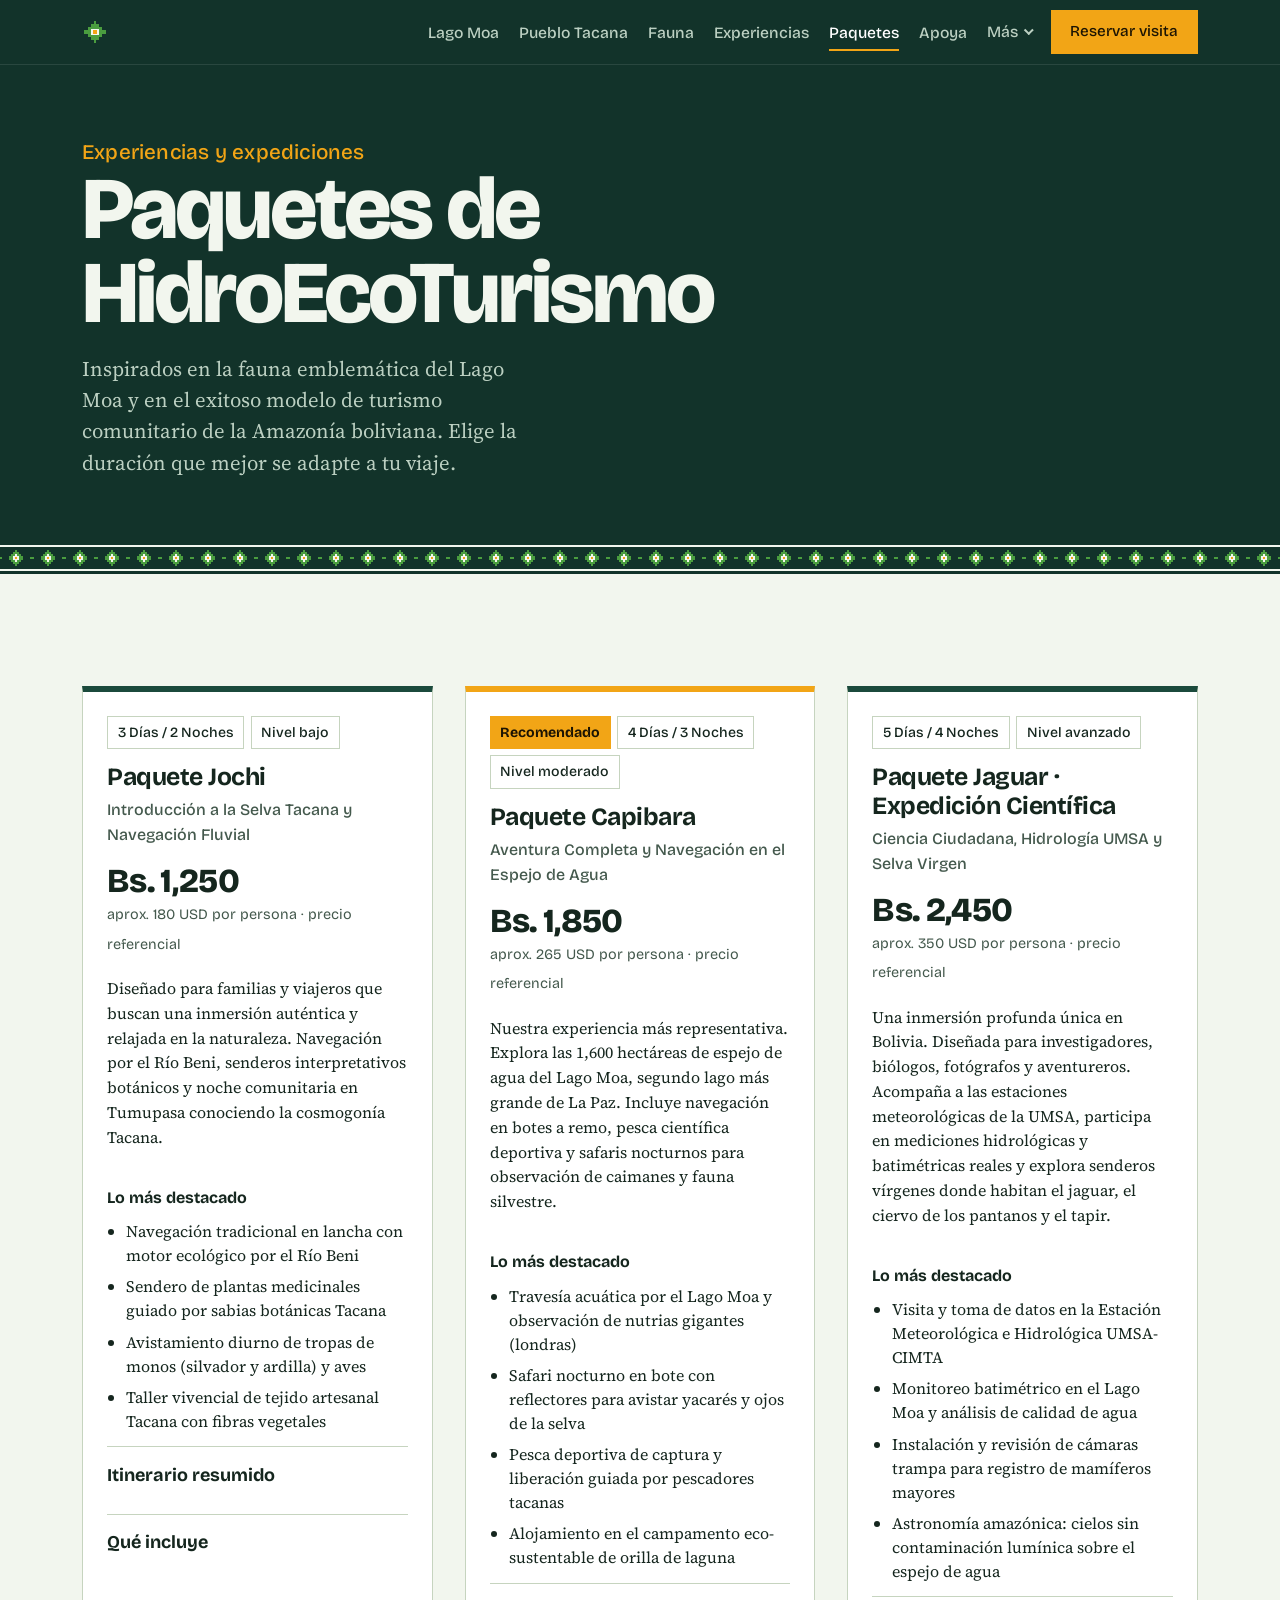
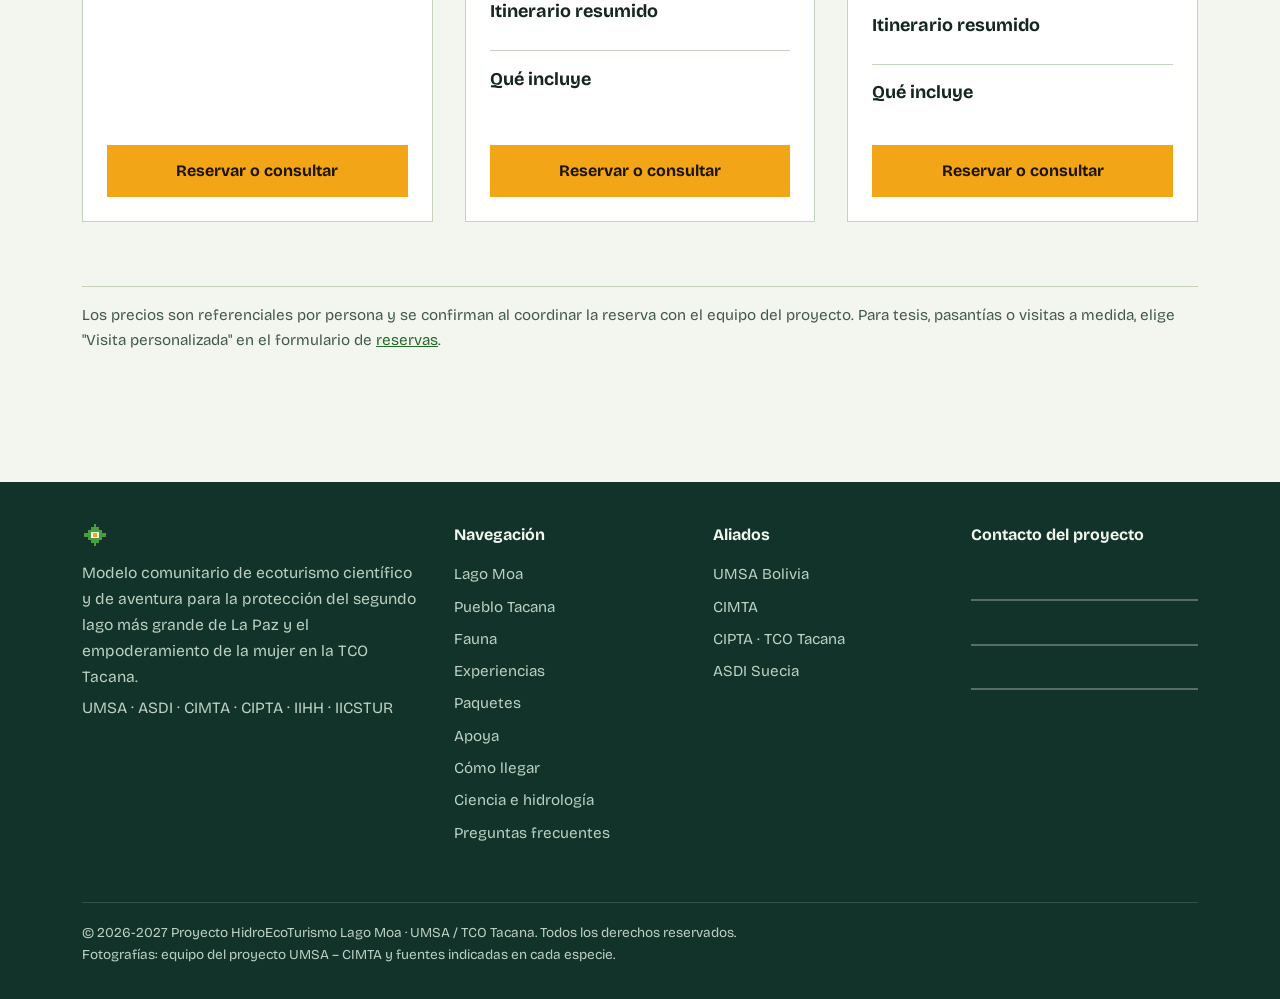
<file: paquetes.html>
<!DOCTYPE html>
<html lang="es">
<head>
<meta charset="UTF-8">
<meta name="viewport" content="width=device-width, initial-scale=1, viewport-fit=cover">
<title>Paquetes | Lago Moa</title>
<meta name="description" content="Paquetes Jochi (3 días), Capibara (4 días) y Jaguar (5 días, expedición científica) en el Lago Moa, con itinerario, alojamiento y guía tacana.">
<meta name="theme-color" content="#12332a">
<link rel="icon" href="img/rombo.svg" type="image/svg+xml">
<link rel="preconnect" href="https://fonts.googleapis.com">
<link rel="preconnect" href="https://fonts.gstatic.com" crossorigin>
<link href="https://fonts.googleapis.com/css2?family=Bricolage+Grotesque:opsz,wght@12..96,400;12..96,500;12..96,700;12..96,800&family=Source+Serif+4:ital,opsz,wght@0,8..60,400;0,8..60,600;1,8..60,400&display=swap" rel="stylesheet">
<link rel="stylesheet" href="style.css">
</head>
<body>

<a class="skip" href="#contenido">Saltar al contenido</a>

<header class="nav on-dark" id="nav">
  <div class="wrap">
    <!-- Nombre del sitio pendiente: por ahora solo se muestra el rombo como marca -->
    <a class="brand" href="index.html" aria-label="Inicio">
      <img src="img/rombo.svg" alt="" width="26" height="26">
    </a>
    <button class="nav-toggle" id="navToggle" aria-expanded="false" aria-controls="navLinks">Menú</button>
    <ul class="nav-links" id="navLinks">
      <li><a href="index.html">Lago Moa</a></li>
      <li><a href="pueblo-tacana.html">Pueblo Tacana</a></li>
      <li><a href="fauna.html">Fauna</a></li>
      <li><a href="experiencias.html">Experiencias</a></li>
      <li><a href="paquetes.html" class="is-active" aria-current="page">Paquetes</a></li>
      <li><a href="apoya.html">Apoya</a></li>
      <li class="has-sub">
        <button class="sub-btn" type="button" aria-expanded="false" aria-controls="subMas">Más</button>
        <ul class="sub" id="subMas">
          <li><a href="como-llegar.html">Cómo llegar</a></li>
          <li><a href="ciencia.html">Ciencia e hidrología</a></li>
          <li><a href="faq.html">Preguntas frecuentes</a></li>
        </ul>
      </li>
      <li><a class="btn btn-primary" href="reservas.html">Reservar visita</a></li>
    </ul>
  </div>
</header>

<main id="contenido">

<section class="page-head on-dark">
  <div class="wrap">
    <p class="eyebrow">Experiencias y expediciones</p>
    <h1>Paquetes de HidroEcoTurismo</h1>
    <p>Inspirados en la fauna emblemática del Lago Moa y en el exitoso modelo de turismo comunitario de la Amazonía boliviana. Elige la duración que mejor se adapte a tu viaje.</p>
  </div>
</section>
<div class="band" aria-hidden="true"></div>
<section class="sec">
  <div class="wrap">
    <div class="pkgs">
      <article class="pkg" id="paquete-jochi">
        <div class="meta"><span>3 Días / 2 Noches</span><span>Nivel bajo</span></div>
        <h3>Paquete Jochi</h3>
        <p class="pkg-sub">Introducción a la Selva Tacana y Navegación Fluvial</p>
        <div class="price"><b>Bs. 1,250</b><span>aprox. 180 USD por persona · precio referencial</span></div>
        <p>Diseñado para familias y viajeros que buscan una inmersión auténtica y relajada en la naturaleza. Navegación por el Río Beni, senderos interpretativos botánicos y noche comunitaria en Tumupasa conociendo la cosmogonía Tacana.</p>
        <h4>Lo más destacado</h4>
        <ul><li>Navegación tradicional en lancha con motor ecológico por el Río Beni</li><li>Sendero de plantas medicinales guiado por sabias botánicas Tacana</li><li>Avistamiento diurno de tropas de monos (silvador y ardilla) y aves</li><li>Taller vivencial de tejido artesanal Tacana con fibras vegetales</li></ul>
        <details><summary>Itinerario resumido</summary><ol class="iti"><li><strong>Día 1. Recepción en Rurrenabaque / San Buenaventura y navegación</strong><br>Partida fluvial hacia la comunidad de Tumupasa. Bienvenida tradicional Tacana y almuerzo de gastronomía local (pescado en hoja de bijao).</li><li><strong>Día 2. Sendero de Medicina Tradicional y Mirador del Lago</strong><br>Recorrido por la selva descubriendo cortezas y lianas medicinales. Caminata hasta el mirador de la cuenca del Lago Moa y fogata de leyendas tacanas al atardecer.</li><li><strong>Día 3. Amanecer de aves y retorno fluvial</strong><br>Sesión temprana de avistamiento de parabas y tucanes. Desayuno tradicional con frutas silvestres y navegación de regreso a San Buenaventura.</li></ol></details>
        <details><summary>Qué incluye</summary><ul><li>Transporte fluvial seguro con chalecos salvavidas certificados</li><li>Alojamiento eco-comunitario en cabañas con mosquiteros y baño privado</li><li>Alimentación completa (desayunos, almuerzos, cenas y refrigerios naturales)</li><li>Guía nativo bilingüe (Tacana / Español)</li><li>Contribución directa al fondo de conservación del pueblo Tacana</li></ul><h4>No incluye</h4><ul><li>Pasajes aéreos o terrestres hasta Rurrenabaque / San Buenaventura</li><li>Bebidas alcohólicas o gastos personales no estipulados</li></ul></details>
        <div class="push"><a class="btn btn-primary" href="reservas.html?paquete=paquete-jochi">Reservar o consultar</a></div>
      </article>
      <article class="pkg rec" id="paquete-capibara">
        <div class="meta"><span class="rec-tag">Recomendado</span><span>4 Días / 3 Noches</span><span>Nivel moderado</span></div>
        <h3>Paquete Capibara</h3>
        <p class="pkg-sub">Aventura Completa y Navegación en el Espejo de Agua</p>
        <div class="price"><b>Bs. 1,850</b><span>aprox. 265 USD por persona · precio referencial</span></div>
        <p>Nuestra experiencia más representativa. Explora las 1,600 hectáreas de espejo de agua del Lago Moa, segundo lago más grande de La Paz. Incluye navegación en botes a remo, pesca científica deportiva y safaris nocturnos para observación de caimanes y fauna silvestre.</p>
        <h4>Lo más destacado</h4>
        <ul><li>Travesía acuática por el Lago Moa y observación de nutrias gigantes (londras)</li><li>Safari nocturno en bote con reflectores para avistar yacarés y ojos de la selva</li><li>Pesca deportiva de captura y liberación guiada por pescadores tacanas</li><li>Alojamiento en el campamento eco-sustentable de orilla de laguna</li></ul>
        <details><summary>Itinerario resumido</summary><ol class="iti"><li><strong>Día 1. Arribo a San Buenaventura - Tumupasa y campamento base</strong><br>Traslado fluvial y terrestre hacia el ingreso al Lago Moa. Instalación en el eco-campamento y paseo de orientación crepuscular.</li><li><strong>Día 2. Gran travesía del Lago Moa y observación de fauna</strong><br>Día completo en bote a remo silencioso. Identificación de aves acuáticas, huellas de capibaras y posible avistamiento de manadas de londras.</li><li><strong>Día 3. Pesca científica sostenible y safari nocturno</strong><br>Monitoreo de peces nativos con el método tradicional de anzuelo ecológico. Por la noche, emocionante safari con reflectores en busca de caimanes negros.</li><li><strong>Día 4. Despedida con la comunidad y retorno</strong><br>Visita a los proyectos de empoderamiento de mujeres artesanas, degustación de chocolate silvestre y navegación de regreso.</li></ol></details>
        <details><summary>Qué incluye</summary><ul><li>Transporte fluvial y terrestre 4x4 especializado</li><li>3 noches en eco-albergue con energía solar sustentable</li><li>Alimentación completa con ingredientes orgánicos de huertos tacanas</li><li>Equipo completo para paseos acuáticos y safaris (linternas, chalecos)</li><li>Guía tacana + guardabosque comunitario</li></ul><h4>No incluye</h4><ul><li>Pasajes hasta Rurrenabaque / San Buenaventura</li><li>Seguro médico personal de viaje (obligatorio)</li></ul></details>
        <div class="push"><a class="btn btn-primary" href="reservas.html?paquete=paquete-capibara">Reservar o consultar</a></div>
      </article>
      <article class="pkg" id="paquete-jaguar">
        <div class="meta"><span>5 Días / 4 Noches</span><span>Nivel avanzado</span></div>
        <h3>Paquete Jaguar · Expedición Científica</h3>
        <p class="pkg-sub">Ciencia Ciudadana, Hidrología UMSA y Selva Virgen</p>
        <div class="price"><b>Bs. 2,450</b><span>aprox. 350 USD por persona · precio referencial</span></div>
        <p>Una inmersión profunda única en Bolivia. Diseñada para investigadores, biólogos, fotógrafos y aventureros. Acompaña a las estaciones meteorológicas de la UMSA, participa en mediciones hidrológicas y batimétricas reales y explora senderos vírgenes donde habitan el jaguar, el ciervo de los pantanos y el tapir.</p>
        <h4>Lo más destacado</h4>
        <ul><li>Visita y toma de datos en la Estación Meteorológica e Hidrológica UMSA-CIMTA</li><li>Monitoreo batimétrico en el Lago Moa y análisis de calidad de agua</li><li>Instalación y revisión de cámaras trampa para registro de mamíferos mayores</li><li>Astronomía amazónica: cielos sin contaminación lumínica sobre el espejo de agua</li></ul>
        <details><summary>Itinerario resumido</summary><ol class="iti"><li><strong>Día 1. La Paz - San Buenaventura - Ingreso a la TCO Takana</strong><br>Recepción, inducción científica sobre la cuenca hidrográfica de 800 km² y traslado hacia la estación de investigación de campo.</li><li><strong>Día 2. Rutas de hidrología y batimetría del Lago Moa</strong><br>Medición de profundidades y toma de muestras de agua junto a técnicos y comunarios para registrar la salud del lago.</li><li><strong>Día 3. Revisión de cámaras trampa y rastreo de fauna mayor</strong><br>Caminata técnica por corredores biológicos hacia la serranía Dunucuawi. Detección de huellas de jaguar, tapir y pejichi.</li><li><strong>Día 4. Censo de avifauna y talleres comunitarios de conservación</strong><br>Registro de especies en peligro (pava mutún, paraba escarlata). Conversatorio nocturno con ancianos de la TCO Takana sobre historia y territorio.</li><li><strong>Día 5. Sistematización de datos y retorno</strong><br>Entrega de certificado simbólico de “Guardián Científico del Lago Moa” y traslado de retorno a San Buenaventura.</li></ol></details>
        <details><summary>Qué incluye</summary><ul><li>Todo el transporte terrestre, fluvial y logística de expedición</li><li>4 noches de campamento equipado en zonas remotas y cabañas base</li><li>Alimentación de campo completa de alto valor energético</li><li>Acompañamiento de biólogo/ingeniero de apoyo UMSA y guías tácticos tacanas</li><li>Uso de instrumental científico básico (GPS, reactivos, miras, binoculares)</li></ul><h4>No incluye</h4><ul><li>Vuelos comerciales La Paz - Rurrenabaque</li><li>Bolsa de dormir personal (sleeping bag) para acampada extrema</li></ul></details>
        <div class="push"><a class="btn btn-primary" href="reservas.html?paquete=paquete-jaguar">Reservar o consultar</a></div>
      </article>
    </div>
    <p class="aviso">Los precios son referenciales por persona y se confirman al coordinar la reserva con el equipo del proyecto. Para tesis, pasantías o visitas a medida, elige "Visita personalizada" en el formulario de <a href="reservas.html">reservas</a>.</p>
  </div>
</section>

</main>

<footer class="foot on-dark">
  <div class="wrap">
    <div class="foot-grid">
      <div>
        <!-- Título del sitio pendiente -->
        <a class="brand" href="index.html" aria-label="Inicio"><img src="img/rombo.svg" alt="" width="26" height="26"></a>
        <p>Modelo comunitario de ecoturismo científico y de aventura para la protección del segundo lago más grande de La Paz y el empoderamiento de la mujer en la TCO Tacana.</p>
        <p>UMSA · ASDI · CIMTA · CIPTA · IIHH · IICSTUR</p>
      </div>
      <div>
        <h4>Navegación</h4>
        <ul><li><a href="index.html">Lago Moa</a></li><li><a href="pueblo-tacana.html">Pueblo Tacana</a></li><li><a href="fauna.html">Fauna</a></li><li><a href="experiencias.html">Experiencias</a></li><li><a href="paquetes.html">Paquetes</a></li><li><a href="apoya.html">Apoya</a></li><li><a href="como-llegar.html">Cómo llegar</a></li><li><a href="ciencia.html">Ciencia e hidrología</a></li><li><a href="faq.html">Preguntas frecuentes</a></li></ul>
      </div>
      <div>
        <h4>Aliados</h4>
        <ul>
          <li><a href="https://umsa.bo">UMSA Bolivia</a></li>
          <li>CIMTA</li>
          <li>CIPTA · TCO Tacana</li>
          <li>ASDI Suecia</li>
        </ul>
      </div>
      <div>
        <h4>Contacto del proyecto</h4>
        <!-- Dirección y contacto por definir: escribir dentro de estos espacios -->
        <div class="foot-blank">
          <span class="blank"></span>
          <span class="blank"></span>
          <span class="blank"></span>
        </div>
      </div>
    </div>
    <p class="legal">© 2026-2027 Proyecto HidroEcoTurismo Lago Moa · UMSA / TCO Tacana. Todos los derechos reservados.<br>Fotografías: equipo del proyecto UMSA – CIMTA y fuentes indicadas en cada especie.</p>
  </div>
</footer>

<script src="main.js" defer></script>
</body>
</html>
</file>
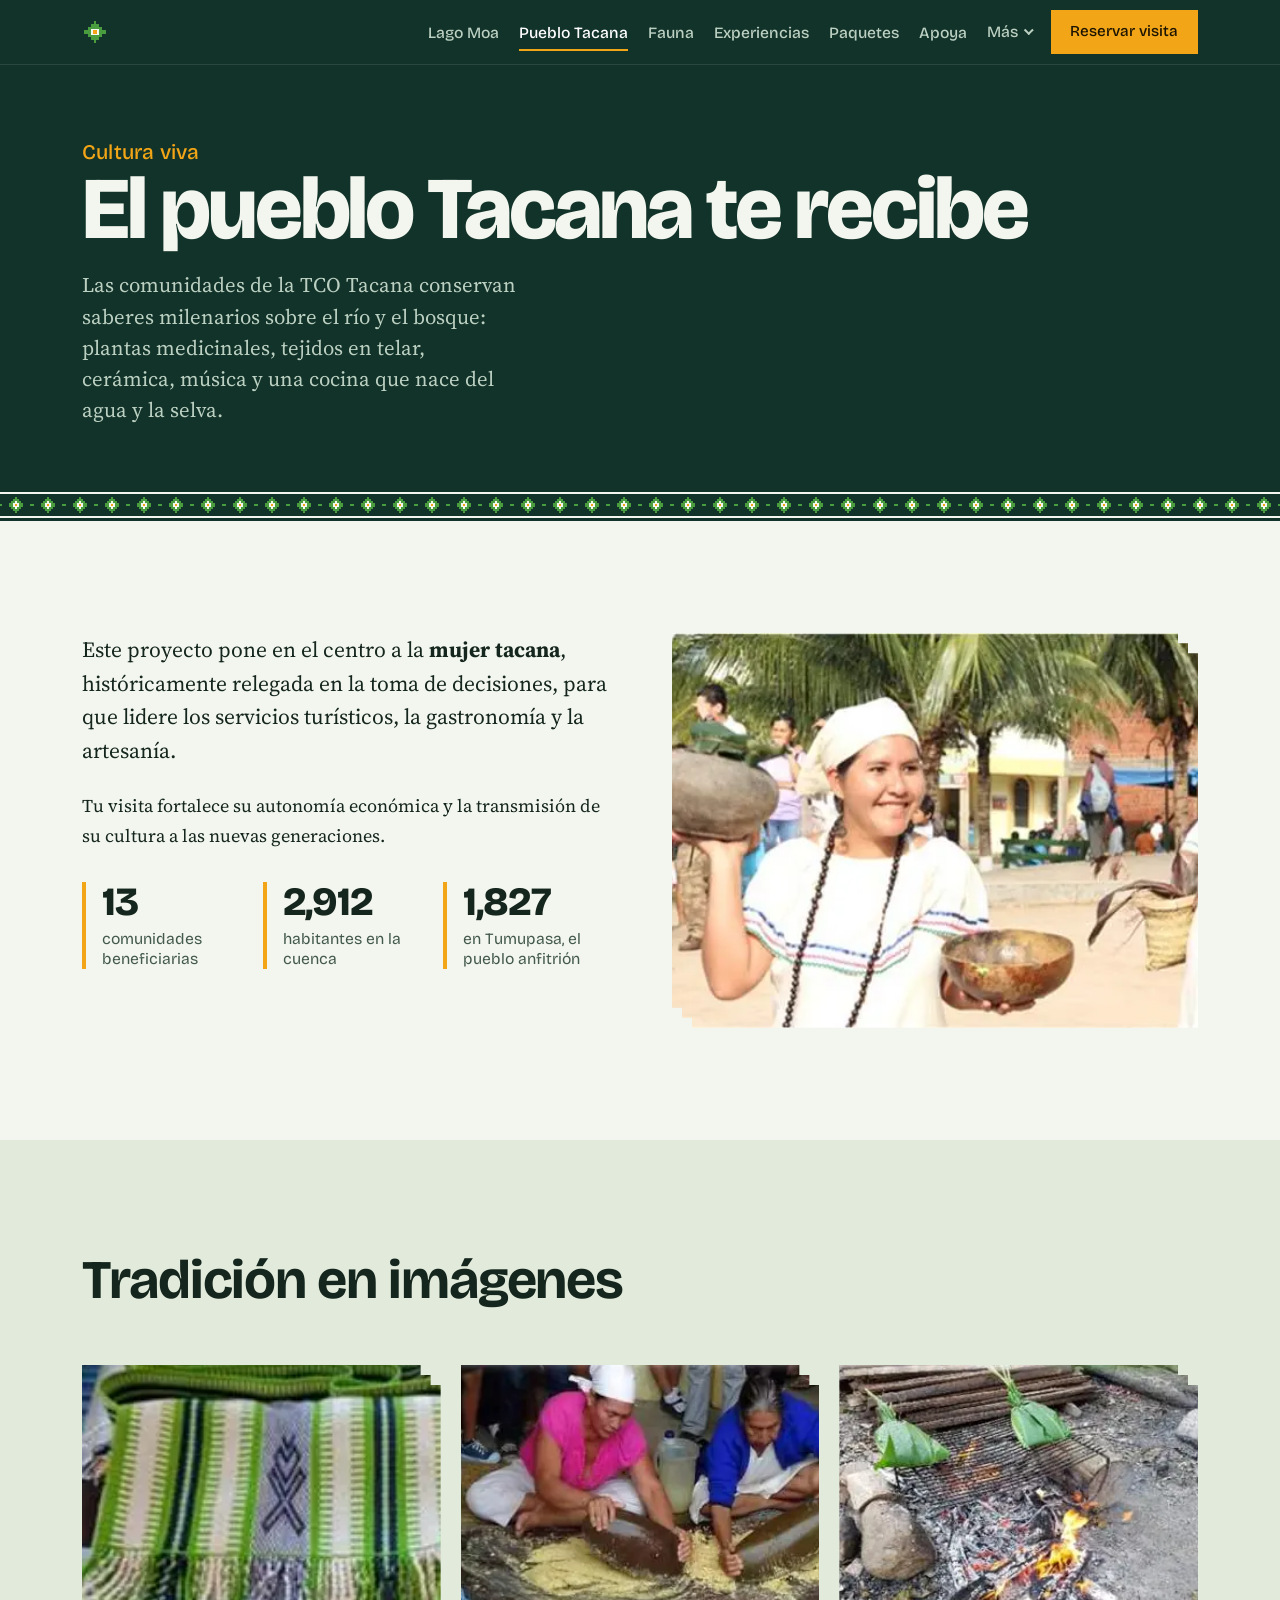
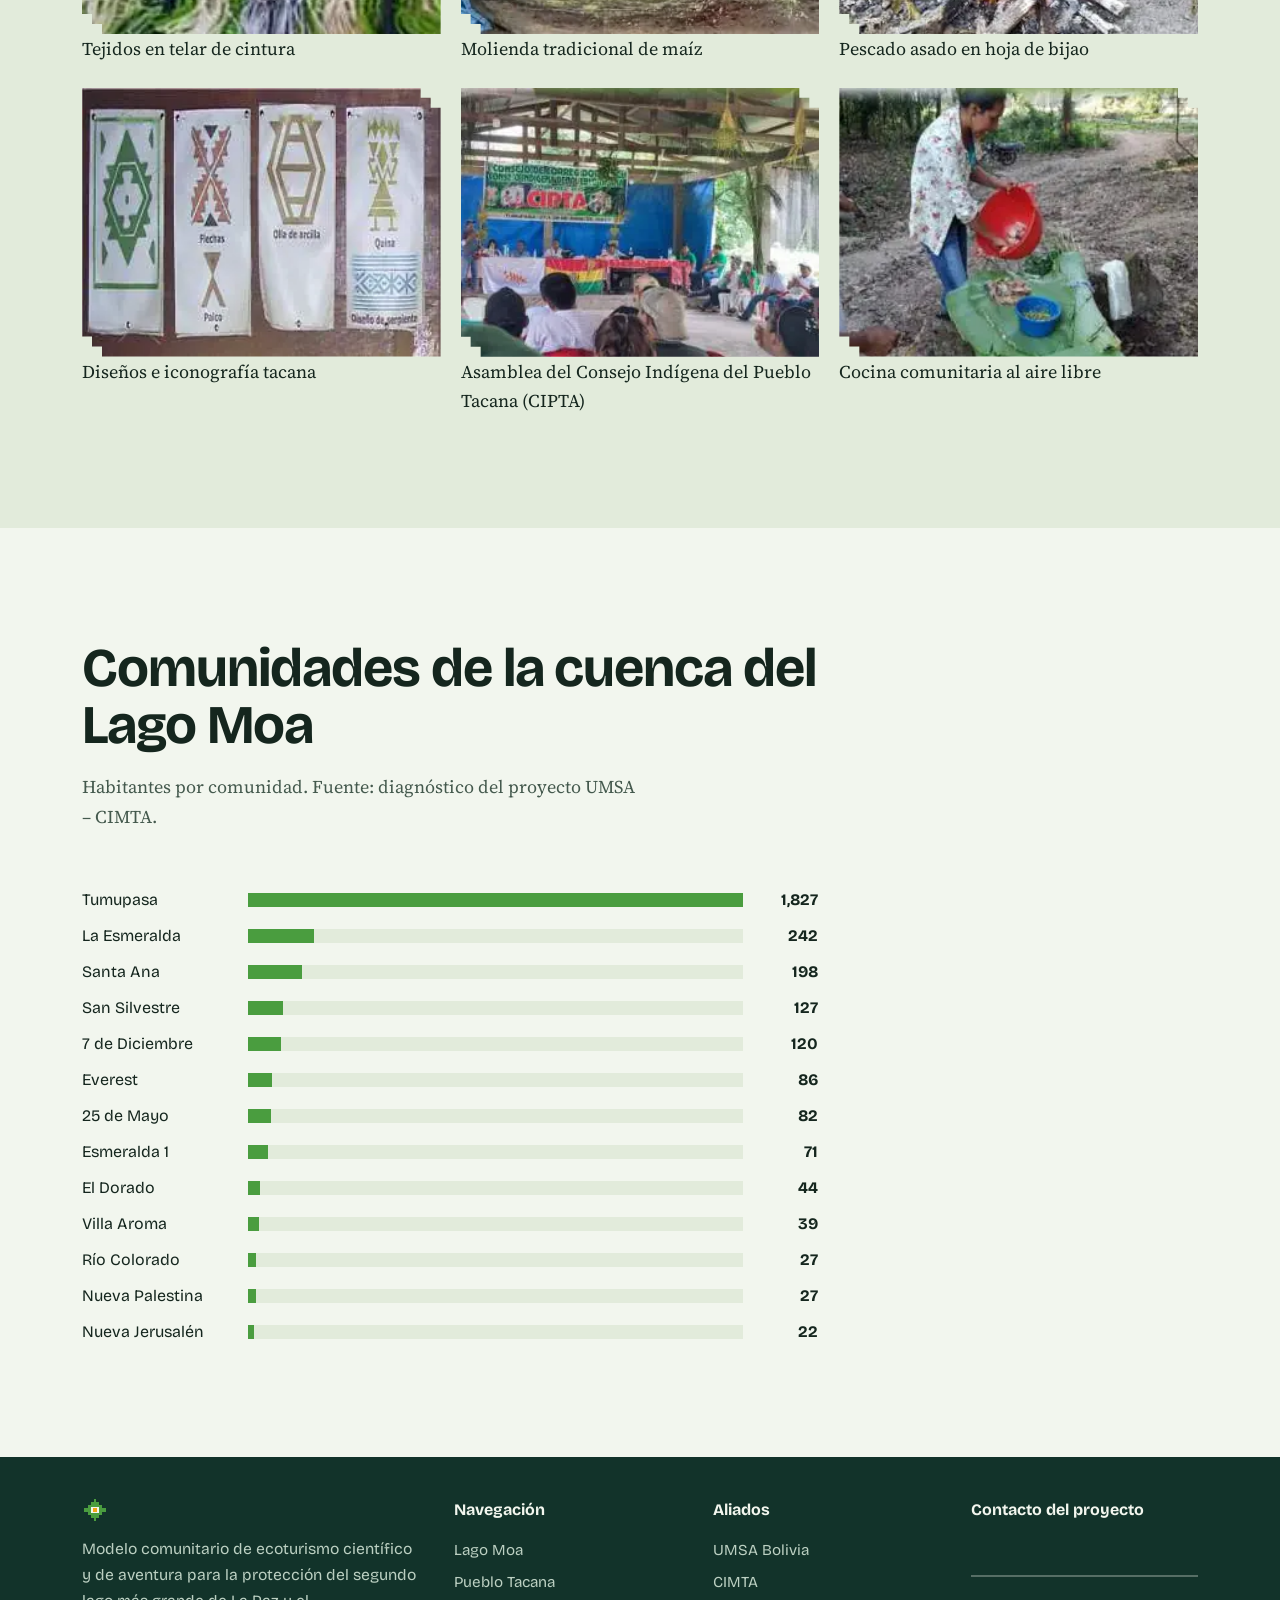
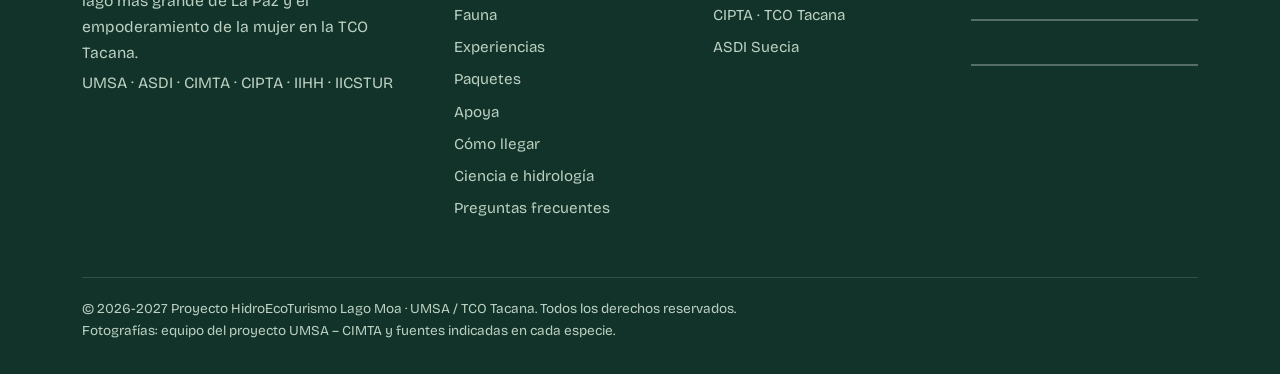
<file: pueblo-tacana.html>
<!DOCTYPE html>
<html lang="es">
<head>
<meta charset="UTF-8">
<meta name="viewport" content="width=device-width, initial-scale=1, viewport-fit=cover">
<title>Pueblo Tacana | Lago Moa</title>
<meta name="description" content="Las comunidades tacanas de la TCO Tacana: cultura viva, mujeres artesanas y las 13 comunidades beneficiarias de la cuenca del Lago Moa.">
<meta name="theme-color" content="#12332a">
<link rel="icon" href="img/rombo.svg" type="image/svg+xml">
<link rel="preconnect" href="https://fonts.googleapis.com">
<link rel="preconnect" href="https://fonts.gstatic.com" crossorigin>
<link href="https://fonts.googleapis.com/css2?family=Bricolage+Grotesque:opsz,wght@12..96,400;12..96,500;12..96,700;12..96,800&family=Source+Serif+4:ital,opsz,wght@0,8..60,400;0,8..60,600;1,8..60,400&display=swap" rel="stylesheet">
<link rel="stylesheet" href="style.css">
</head>
<body>

<a class="skip" href="#contenido">Saltar al contenido</a>

<header class="nav on-dark" id="nav">
  <div class="wrap">
    <!-- Nombre del sitio pendiente: por ahora solo se muestra el rombo como marca -->
    <a class="brand" href="index.html" aria-label="Inicio">
      <img src="img/rombo.svg" alt="" width="26" height="26">
    </a>
    <button class="nav-toggle" id="navToggle" aria-expanded="false" aria-controls="navLinks">Menú</button>
    <ul class="nav-links" id="navLinks">
      <li><a href="index.html">Lago Moa</a></li>
      <li><a href="pueblo-tacana.html" class="is-active" aria-current="page">Pueblo Tacana</a></li>
      <li><a href="fauna.html">Fauna</a></li>
      <li><a href="experiencias.html">Experiencias</a></li>
      <li><a href="paquetes.html">Paquetes</a></li>
      <li><a href="apoya.html">Apoya</a></li>
      <li class="has-sub">
        <button class="sub-btn" type="button" aria-expanded="false" aria-controls="subMas">Más</button>
        <ul class="sub" id="subMas">
          <li><a href="como-llegar.html">Cómo llegar</a></li>
          <li><a href="ciencia.html">Ciencia e hidrología</a></li>
          <li><a href="faq.html">Preguntas frecuentes</a></li>
        </ul>
      </li>
      <li><a class="btn btn-primary" href="reservas.html">Reservar visita</a></li>
    </ul>
  </div>
</header>

<main id="contenido">

<section class="page-head on-dark">
  <div class="wrap">
    <p class="eyebrow">Cultura viva</p>
    <h1>El pueblo Tacana te recibe</h1>
    <p>Las comunidades de la TCO Tacana conservan saberes milenarios sobre el río y el bosque: plantas medicinales, tejidos en telar, cerámica, música y una cocina que nace del agua y la selva.</p>
  </div>
</section>
<div class="band" aria-hidden="true"></div>
<section class="sec">
  <div class="wrap tacana">
    <div>
      <p class="lead">Este proyecto pone en el centro a la <strong>mujer tacana</strong>, históricamente relegada en la toma de decisiones, para que lidere los servicios turísticos, la gastronomía y la artesanía.</p>
      <p>Tu visita fortalece su autonomía económica y la transmisión de su cultura a las nuevas generaciones.</p>
      <div class="stats stats-in">
        <ul>
          <li><b>13</b><span>comunidades beneficiarias</span></li>
          <li><b>2,912</b><span>habitantes en la cuenca</span></li>
          <li><b>1,827</b><span>en Tumupasa, el pueblo anfitrión</span></li>
        </ul>
      </div>
    </div>
    <figure class="photo step" style="aspect-ratio:4/3"><img src="img/galeria/mujer-tacana.webp" alt="Mujer tacana con vestimenta tradicional ofreciendo tutumas" width="509" height="340"></figure>
  </div>
</section>
<section class="sec sec-alt">
  <div class="wrap">
    <div class="sec-head"><h2>Tradición en imágenes</h2></div>
    <div class="gal">
      <figure><div class="photo step"><img src="img/galeria/tejido-tacana.webp" alt="Faja tejida en telar con franjas verdes y blancas" width="195" height="314" loading="lazy" style="object-position:center 35%"></div><figcaption>Tejidos en telar de cintura</figcaption></figure>
      <figure><div class="photo step"><img src="img/galeria/molienda-maiz.webp" alt="Dos mujeres moliendo maíz sobre una piedra grande" width="392" height="235" loading="lazy"></div><figcaption>Molienda tradicional de maíz</figcaption></figure>
      <figure><div class="photo step"><img src="img/galeria/pescado-bijao.webp" alt="Paquetes envueltos en hojas sobre una parrilla con brasas" width="463" height="250" loading="lazy"></div><figcaption>Pescado asado en hoja de bijao</figcaption></figure>
      <figure><div class="photo step"><img src="img/galeria/disenos-tacana.webp" alt="Cuatro estandartes con diseños de la iconografía tacana" width="272" height="203" loading="lazy"></div><figcaption>Diseños e iconografía tacana</figcaption></figure>
      <figure><div class="photo step"><img src="img/galeria/asamblea-cipta.webp" alt="Asamblea del Consejo Indígena del Pueblo Tacana bajo un techo de palma" width="378" height="221" loading="lazy"></div><figcaption>Asamblea del Consejo Indígena del Pueblo Tacana (CIPTA)</figcaption></figure>
      <figure><div class="photo step"><img src="img/galeria/cocina-campo.webp" alt="Mujer cocinando al aire libre sobre hojas verdes" width="373" height="217" loading="lazy"></div><figcaption>Cocina comunitaria al aire libre</figcaption></figure>
    </div>
  </div>
</section>
<section class="sec">
  <div class="wrap">
    <div class="sec-head">
      <h2>Comunidades de la cuenca del Lago Moa</h2>
      <p>Habitantes por comunidad. Fuente: diagnóstico del proyecto UMSA – CIMTA.</p>
    </div>
    <ul class="comm">
<li><span class="nm">Tumupasa</span><span class="bar"><i style="width:100.0%"></i></span><span class="v">1,827</span></li>
<li><span class="nm">La Esmeralda</span><span class="bar"><i style="width:13.2%"></i></span><span class="v">242</span></li>
<li><span class="nm">Santa Ana</span><span class="bar"><i style="width:10.8%"></i></span><span class="v">198</span></li>
<li><span class="nm">San Silvestre</span><span class="bar"><i style="width:7.0%"></i></span><span class="v">127</span></li>
<li><span class="nm">7 de Diciembre</span><span class="bar"><i style="width:6.6%"></i></span><span class="v">120</span></li>
<li><span class="nm">Everest</span><span class="bar"><i style="width:4.7%"></i></span><span class="v">86</span></li>
<li><span class="nm">25 de Mayo</span><span class="bar"><i style="width:4.5%"></i></span><span class="v">82</span></li>
<li><span class="nm">Esmeralda 1</span><span class="bar"><i style="width:3.9%"></i></span><span class="v">71</span></li>
<li><span class="nm">El Dorado</span><span class="bar"><i style="width:2.4%"></i></span><span class="v">44</span></li>
<li><span class="nm">Villa Aroma</span><span class="bar"><i style="width:2.1%"></i></span><span class="v">39</span></li>
<li><span class="nm">Río Colorado</span><span class="bar"><i style="width:1.5%"></i></span><span class="v">27</span></li>
<li><span class="nm">Nueva Palestina</span><span class="bar"><i style="width:1.5%"></i></span><span class="v">27</span></li>
<li><span class="nm">Nueva Jerusalén</span><span class="bar"><i style="width:1.2%"></i></span><span class="v">22</span></li>
    </ul>
  </div>
</section>

</main>

<footer class="foot on-dark">
  <div class="wrap">
    <div class="foot-grid">
      <div>
        <!-- Título del sitio pendiente -->
        <a class="brand" href="index.html" aria-label="Inicio"><img src="img/rombo.svg" alt="" width="26" height="26"></a>
        <p>Modelo comunitario de ecoturismo científico y de aventura para la protección del segundo lago más grande de La Paz y el empoderamiento de la mujer en la TCO Tacana.</p>
        <p>UMSA · ASDI · CIMTA · CIPTA · IIHH · IICSTUR</p>
      </div>
      <div>
        <h4>Navegación</h4>
        <ul><li><a href="index.html">Lago Moa</a></li><li><a href="pueblo-tacana.html">Pueblo Tacana</a></li><li><a href="fauna.html">Fauna</a></li><li><a href="experiencias.html">Experiencias</a></li><li><a href="paquetes.html">Paquetes</a></li><li><a href="apoya.html">Apoya</a></li><li><a href="como-llegar.html">Cómo llegar</a></li><li><a href="ciencia.html">Ciencia e hidrología</a></li><li><a href="faq.html">Preguntas frecuentes</a></li></ul>
      </div>
      <div>
        <h4>Aliados</h4>
        <ul>
          <li><a href="https://umsa.bo">UMSA Bolivia</a></li>
          <li>CIMTA</li>
          <li>CIPTA · TCO Tacana</li>
          <li>ASDI Suecia</li>
        </ul>
      </div>
      <div>
        <h4>Contacto del proyecto</h4>
        <!-- Dirección y contacto por definir: escribir dentro de estos espacios -->
        <div class="foot-blank">
          <span class="blank"></span>
          <span class="blank"></span>
          <span class="blank"></span>
        </div>
      </div>
    </div>
    <p class="legal">© 2026-2027 Proyecto HidroEcoTurismo Lago Moa · UMSA / TCO Tacana. Todos los derechos reservados.<br>Fotografías: equipo del proyecto UMSA – CIMTA y fuentes indicadas en cada especie.</p>
  </div>
</footer>

<script src="main.js" defer></script>
</body>
</html>
</file>
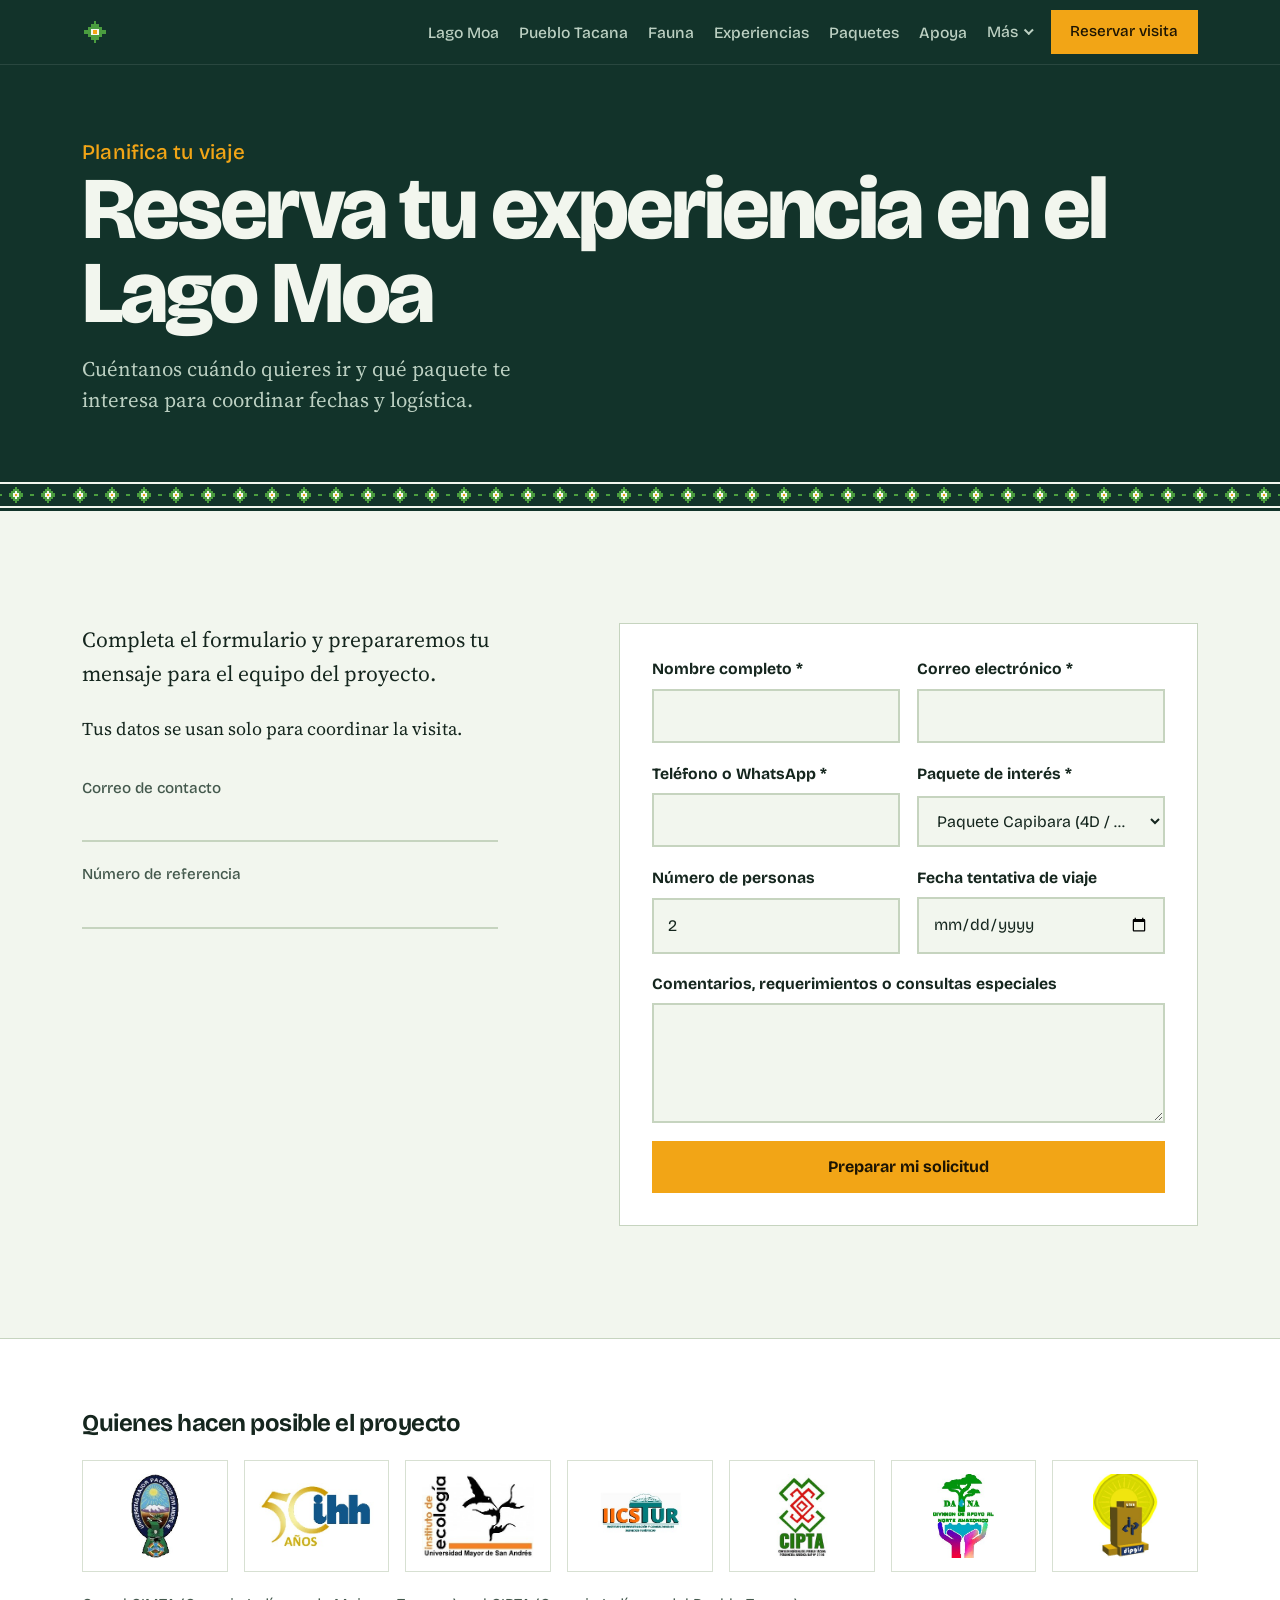
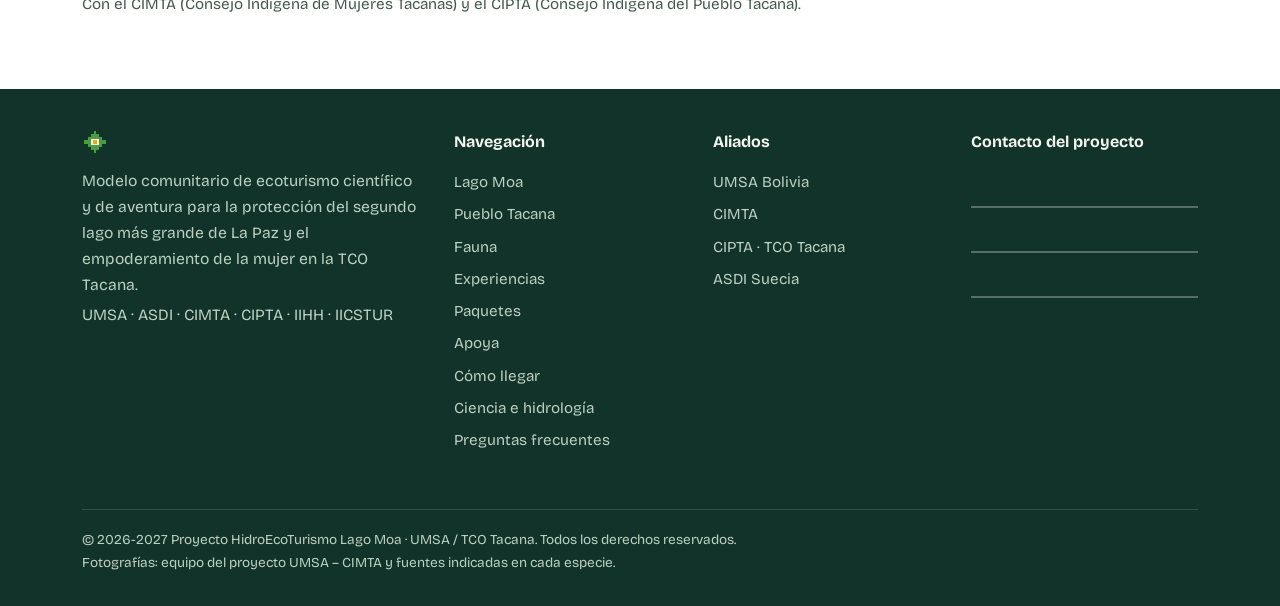
<file: reservas.html>
<!DOCTYPE html>
<html lang="es">
<head>
<meta charset="UTF-8">
<meta name="viewport" content="width=device-width, initial-scale=1, viewport-fit=cover">
<title>Reservar visita | Lago Moa</title>
<meta name="description" content="Solicita información o reserva tu visita al Lago Moa: paquetes Jochi, Capibara y Jaguar, o una visita personalizada.">
<meta name="theme-color" content="#12332a">
<link rel="icon" href="img/rombo.svg" type="image/svg+xml">
<link rel="preconnect" href="https://fonts.googleapis.com">
<link rel="preconnect" href="https://fonts.gstatic.com" crossorigin>
<link href="https://fonts.googleapis.com/css2?family=Bricolage+Grotesque:opsz,wght@12..96,400;12..96,500;12..96,700;12..96,800&family=Source+Serif+4:ital,opsz,wght@0,8..60,400;0,8..60,600;1,8..60,400&display=swap" rel="stylesheet">
<link rel="stylesheet" href="style.css">
</head>
<body>

<a class="skip" href="#contenido">Saltar al contenido</a>

<header class="nav on-dark" id="nav">
  <div class="wrap">
    <!-- Nombre del sitio pendiente: por ahora solo se muestra el rombo como marca -->
    <a class="brand" href="index.html" aria-label="Inicio">
      <img src="img/rombo.svg" alt="" width="26" height="26">
    </a>
    <button class="nav-toggle" id="navToggle" aria-expanded="false" aria-controls="navLinks">Menú</button>
    <ul class="nav-links" id="navLinks">
      <li><a href="index.html">Lago Moa</a></li>
      <li><a href="pueblo-tacana.html">Pueblo Tacana</a></li>
      <li><a href="fauna.html">Fauna</a></li>
      <li><a href="experiencias.html">Experiencias</a></li>
      <li><a href="paquetes.html">Paquetes</a></li>
      <li><a href="apoya.html">Apoya</a></li>
      <li class="has-sub">
        <button class="sub-btn" type="button" aria-expanded="false" aria-controls="subMas">Más</button>
        <ul class="sub" id="subMas">
          <li><a href="como-llegar.html">Cómo llegar</a></li>
          <li><a href="ciencia.html">Ciencia e hidrología</a></li>
          <li><a href="faq.html">Preguntas frecuentes</a></li>
        </ul>
      </li>
      <li><a class="btn btn-primary" href="reservas.html" aria-current="page">Reservar visita</a></li>
    </ul>
  </div>
</header>

<main id="contenido">

<section class="page-head on-dark">
  <div class="wrap">
    <p class="eyebrow">Planifica tu viaje</p>
    <h1>Reserva tu experiencia en el Lago Moa</h1>
    <p>Cuéntanos cuándo quieres ir y qué paquete te interesa para coordinar fechas y logística.</p>
  </div>
</section>
<div class="band" aria-hidden="true"></div>
<section class="sec" id="contacto">
  <div class="wrap visita">
    <div>
      <p class="lead">Completa el formulario y prepararemos tu mensaje para el equipo del proyecto.</p>
      <p>Tus datos se usan solo para coordinar la visita.</p>
      <!-- Datos de contacto por definir: completar en los espacios en blanco -->
      <dl class="contacto">
        <div><dt>Correo de contacto</dt><dd class="blank"></dd></div>
        <div><dt>Número de referencia</dt><dd class="blank"></dd></div>
      </dl>
    </div>
    <form id="visitForm" novalidate>
      <div class="hp" aria-hidden="true"><label for="empresa">No llenar este campo</label><input id="empresa" name="empresa" type="text" tabindex="-1" autocomplete="off"></div>
      <div class="field">
        <label for="nombre">Nombre completo *</label>
        <input id="nombre" name="nombre" type="text" autocomplete="name" required>
      </div>
      <div class="field">
        <label for="correo">Correo electrónico *</label>
        <input id="correo" name="correo" type="email" autocomplete="email" required>
      </div>
      <div class="field">
        <label for="telefono">Teléfono o WhatsApp *</label>
        <input id="telefono" name="telefono" type="tel" autocomplete="tel" inputmode="tel" required>
      </div>
      <div class="field">
        <label for="paquete">Paquete de interés *</label>
        <select id="paquete" name="paquete" required><option value="paquete-capibara">Paquete Capibara (4D / 3N)</option><option value="paquete-jochi">Paquete Jochi (3D / 2N)</option><option value="paquete-jaguar">Paquete Jaguar · Expedición Científica (5D / 4N)</option><option value="personalizada">Visita personalizada / Investigación académica</option></select>
      </div>
      <div class="field">
        <label for="personas">Número de personas</label>
        <input id="personas" name="personas" type="number" min="1" max="100" inputmode="numeric" value="2">
      </div>
      <div class="field">
        <label for="fecha">Fecha tentativa de viaje</label>
        <input id="fecha" name="fecha" type="date">
      </div>
      <div class="field full">
        <label for="mensaje">Comentarios, requerimientos o consultas especiales</label>
        <textarea id="mensaje" name="mensaje"></textarea>
      </div>
      <button class="btn btn-primary" type="submit">Preparar mi solicitud</button>
      <div class="resultado" id="resultado" hidden aria-live="polite">
        <p id="resultadoMsg"></p>
        <textarea id="resultadoTexto" readonly aria-label="Mensaje preparado"></textarea>
        <div class="acciones">
          <a class="btn btn-primary" id="abrirCorreo" href="mailto:">Abrir en mi correo</a>
          <a class="btn btn-solid" id="abrirWA" href="#" hidden>Enviar por WhatsApp</a>
          <button class="btn" type="button" id="copiar" style="border-color:var(--ink);color:var(--ink);background:transparent">Copiar mensaje</button>
        </div>
      </div>
    </form>
  </div>
</section>
<section class="aliados" aria-labelledby="aliados-t">
  <div class="wrap">
    <h2 id="aliados-t">Quienes hacen posible el proyecto</h2>
    <ul class="logos">
      <li><img src="img/logo_umsa.jpg" alt="Universidad Mayor de San Andrés" loading="lazy"></li>
      <li><img src="img/logo_ihh.jpg" alt="Instituto de Hidráulica e Hidrología, 50 años" loading="lazy"></li>
      <li><img src="img/logo_eco.jpg" alt="Instituto de Ecología, UMSA" loading="lazy"></li>
      <li><img src="img/logo_iicstur.jpg" alt="IICSTUR, Instituto de Investigación y Consultoría de Servicios Turísticos" loading="lazy"></li>
      <li><img src="img/logo_cipta.jpg" alt="CIPTA, Consejo Indígena del Pueblo Tacana" loading="lazy"></li>
      <li><img src="img/logo_daina.jpg" alt="DAINA, División de Apoyo al Norte Amazónico" loading="lazy"></li>
      <li><img src="img/logo_dipgis.jpg" alt="UMSA ASDI, DIPGIS" loading="lazy"></li>
    </ul>
    <p>Con el CIMTA (Consejo Indígena de Mujeres Tacanas) y el CIPTA (Consejo Indígena del Pueblo Tacana).</p>
  </div>
</section>

</main>

<footer class="foot on-dark">
  <div class="wrap">
    <div class="foot-grid">
      <div>
        <!-- Título del sitio pendiente -->
        <a class="brand" href="index.html" aria-label="Inicio"><img src="img/rombo.svg" alt="" width="26" height="26"></a>
        <p>Modelo comunitario de ecoturismo científico y de aventura para la protección del segundo lago más grande de La Paz y el empoderamiento de la mujer en la TCO Tacana.</p>
        <p>UMSA · ASDI · CIMTA · CIPTA · IIHH · IICSTUR</p>
      </div>
      <div>
        <h4>Navegación</h4>
        <ul><li><a href="index.html">Lago Moa</a></li><li><a href="pueblo-tacana.html">Pueblo Tacana</a></li><li><a href="fauna.html">Fauna</a></li><li><a href="experiencias.html">Experiencias</a></li><li><a href="paquetes.html">Paquetes</a></li><li><a href="apoya.html">Apoya</a></li><li><a href="como-llegar.html">Cómo llegar</a></li><li><a href="ciencia.html">Ciencia e hidrología</a></li><li><a href="faq.html">Preguntas frecuentes</a></li></ul>
      </div>
      <div>
        <h4>Aliados</h4>
        <ul>
          <li><a href="https://umsa.bo">UMSA Bolivia</a></li>
          <li>CIMTA</li>
          <li>CIPTA · TCO Tacana</li>
          <li>ASDI Suecia</li>
        </ul>
      </div>
      <div>
        <h4>Contacto del proyecto</h4>
        <!-- Dirección y contacto por definir: escribir dentro de estos espacios -->
        <div class="foot-blank">
          <span class="blank"></span>
          <span class="blank"></span>
          <span class="blank"></span>
        </div>
      </div>
    </div>
    <p class="legal">© 2026-2027 Proyecto HidroEcoTurismo Lago Moa · UMSA / TCO Tacana. Todos los derechos reservados.<br>Fotografías: equipo del proyecto UMSA – CIMTA y fuentes indicadas en cada especie.</p>
  </div>
</footer>

<script src="main.js" defer></script>
</body>
</html>
</file>
<file: style.css>
:root{
  --selva:#12332a; --selva-2:#1b4a3c; --hoja:#4a9d3f; --flor:#f2a516; --agua:#7a5a38;
  --bg:#f2f6ee; --bg-alt:#e2ebdb; --surface:#ffffff;
  --ink:#15261e; --ink-soft:#44594d; --line:#c6d4bf; --link:#256a2a; --focus:#1b4a3c;
  --on-selva:#f2f6ee; --on-selva-soft:#bcd0c2;
  --f-display:'Bricolage Grotesque','Arial Narrow',system-ui,sans-serif;
  --f-text:'Source Serif 4',Georgia,'Times New Roman',serif;
  --pad:clamp(1.25rem,4vw,2rem);
  box-sizing:border-box;
  padding-top:env(safe-area-inset-top,0px);
  padding-bottom:env(safe-area-inset-bottom,0px);
}
@media (prefers-color-scheme:dark){
  :root:not([data-theme="light"]){
    --bg:#0d1d17; --bg-alt:#12281f; --surface:#17332a;
    --ink:#e8f0e4; --ink-soft:#a9bcb0; --line:#264437; --link:#8fd37f; --focus:#f2a516;
  }
}
:root[data-theme="dark"]{
  --bg:#0d1d17; --bg-alt:#12281f; --surface:#17332a;
  --ink:#e8f0e4; --ink-soft:#a9bcb0; --line:#264437; --link:#8fd37f; --focus:#f2a516;
}
html{background:var(--selva);scroll-padding-top:calc(env(safe-area-inset-top,0px) + 72px);scroll-behavior:smooth}
*,*::before,*::after{box-sizing:inherit}
body{margin:0;background:var(--bg);color:var(--ink);font-family:var(--f-text);font-size:1.125rem;line-height:1.65;-webkit-font-smoothing:antialiased}
img{display:block;max-width:100%}
[hidden]{display:none !important}
a{color:var(--link)}
:focus-visible{outline:3px solid var(--focus);outline-offset:3px}
.on-dark{--focus:#f2a516}
.wrap{width:100%;max-width:1180px;margin:0 auto;padding:0 var(--pad)}
.sr{position:absolute;width:1px;height:1px;overflow:hidden;clip:rect(0 0 0 0);white-space:nowrap}
.skip{position:absolute;left:1rem;top:-4rem;background:var(--flor);color:#1c1403;padding:.6rem 1rem;font-family:var(--f-display);font-weight:700;z-index:100;text-decoration:none}
.skip:focus{top:calc(env(safe-area-inset-top,0px) + .5rem)}

/* ---------- Tipografía ---------- */
h1,h2,h3{font-family:var(--f-display);font-weight:700;line-height:1.05;letter-spacing:-.02em;margin:0}
h2{font-size:clamp(2rem,4.6vw,3.4rem)}
h3{font-size:1.45rem;line-height:1.15}
p{margin:0 0 1.1em;max-width:62ch}
.lead{font-size:clamp(1.15rem,2vw,1.35rem);line-height:1.55}
.ui{font-family:var(--f-display);font-weight:500}

/* ---------- Motivo tejido Tacana ---------- */
.band{display:block;width:100%;height:32px;background:#12332a url('img/tejido.svg') repeat-x left center;background-size:32px 32px}
.step{clip-path:polygon(0 0,calc(100% - 20px) 0,calc(100% - 20px) 10px,calc(100% - 10px) 10px,calc(100% - 10px) 20px,100% 20px,100% 100%,20px 100%,20px calc(100% - 10px),10px calc(100% - 10px),10px calc(100% - 20px),0 calc(100% - 20px))}
.photo{position:relative;margin:0;background:var(--bg-alt)}
.photo img{width:100%;height:100%;object-fit:cover}
.photo figcaption{font-family:var(--f-display);font-size:.85rem;color:var(--ink-soft);padding-top:.5rem;line-height:1.35}

/* ---------- Botones ---------- */
.btn{display:inline-flex;align-items:center;justify-content:center;gap:.5rem;font-family:var(--f-display);font-weight:700;font-size:1rem;line-height:1;text-decoration:none;padding:1rem 1.5rem;border:2px solid transparent;cursor:pointer;min-height:48px;transition:background .2s,color .2s,border-color .2s}
.btn-primary{background:var(--flor);color:#1c1403}
.btn-primary:hover{background:#ffbd3d}
.btn-ghost{border-color:rgba(242,246,238,.55);color:var(--on-selva);background:transparent}
.btn-ghost:hover{background:rgba(242,246,238,.12);border-color:var(--on-selva)}
.btn-solid{background:var(--selva);color:var(--on-selva)}
.btn-solid:hover{background:var(--selva-2)}

/* ---------- Navegación ---------- */
.nav{position:sticky;top:env(safe-area-inset-top,0px);z-index:50;background:var(--selva);color:var(--on-selva);border-bottom:1px solid rgba(242,246,238,.1)}
.nav .wrap{display:flex;align-items:center;justify-content:space-between;min-height:64px;gap:1rem}
.brand{display:flex;align-items:center;gap:.6rem;color:var(--on-selva);text-decoration:none;font-family:var(--f-display);font-weight:800;font-size:1.3rem;letter-spacing:-.01em}
.brand img{width:26px;height:26px;flex:none}
.nav-links{display:flex;align-items:center;gap:1.6rem;list-style:none;margin:0;padding:0}
.nav-links a{color:var(--on-selva-soft);text-decoration:none;font-family:var(--f-display);font-weight:500;font-size:.98rem;padding:.4rem 0;border-bottom:2px solid transparent}
.nav-links a:hover,.nav-links a.is-active{color:#fff;border-bottom-color:var(--flor)}
.nav-links .btn{padding:.7rem 1.1rem;min-height:44px;font-size:.95rem;border-bottom:2px solid transparent;color:#1c1403}
.nav-links .btn:hover{color:#1c1403}
.nav-toggle{display:none;background:none;border:2px solid rgba(242,246,238,.4);color:var(--on-selva);font-family:var(--f-display);font-weight:700;font-size:.95rem;padding:.55rem .9rem;min-height:44px;cursor:pointer}
@media (max-width:1100px){
  .nav-toggle{display:inline-flex;align-items:center}
  .nav-links{display:none;position:absolute;left:0;right:0;top:100%;flex-direction:column;align-items:stretch;gap:0;background:var(--selva);padding:.5rem var(--pad) 1.25rem;border-bottom:1px solid rgba(242,246,238,.1)}
  .nav.open .nav-links{display:flex}
  .nav-links li{border-top:1px solid rgba(242,246,238,.1)}
  .nav-links a{display:block;padding:.95rem 0;font-size:1.1rem;border-bottom:0}
  .nav-links li:last-child{border-top:0;padding-top:1rem}
  .nav-links .btn{display:flex}
}

/* ---------- Portada ---------- */
.hero{background:var(--selva);color:var(--on-selva);padding:clamp(2.5rem,7vw,5.5rem) 0 clamp(3rem,7vw,5.5rem);overflow:hidden}
.hero .wrap{display:grid;grid-template-columns:1.05fr .95fr;gap:clamp(2rem,5vw,4.5rem);align-items:center}
.hero h1{font-size:clamp(4.2rem,14vw,10.5rem);font-weight:800;line-height:.86;letter-spacing:-.045em;margin:0 0 1.6rem}
.hero h1 span{display:block}
.hero .lead{color:var(--on-selva);max-width:34ch}
.hero .where{font-family:var(--f-display);font-size:.98rem;color:var(--on-selva-soft);margin:1.4rem 0 0;max-width:none}
.cta-row{display:flex;flex-wrap:wrap;gap:.8rem;margin-top:2rem}
.hero-photo{position:relative;aspect-ratio:5/4}
.hero-photo::before,.hero-photo img{position:absolute;inset:0;clip-path:polygon(12% 0,88% 0,88% 8%,94% 8%,94% 16%,100% 16%,100% 84%,94% 84%,94% 92%,88% 92%,88% 100%,12% 100%,12% 92%,6% 92%,6% 84%,0 84%,0 16%,6% 16%,6% 8%,12% 8%)}
.hero-photo::before{content:"";background:var(--flor);transform:translate(16px,16px)}
.hero-photo img{width:100%;height:100%;object-fit:cover}
@media (max-width:860px){
  .hero .wrap{grid-template-columns:1fr}
  .hero-photo{order:-1;max-width:520px;margin-right:16px}
  .hero h1{margin-bottom:1.2rem}
}
@media (prefers-reduced-motion:no-preference){
  .hero-photo img{animation:settle 1.8s cubic-bezier(.2,.7,.2,1) both}
  .hero h1,.hero .lead,.hero .cta-row,.hero .where{animation:rise .9s cubic-bezier(.2,.7,.2,1) both}
  .hero .lead{animation-delay:.15s}.hero .cta-row{animation-delay:.28s}.hero .where{animation-delay:.38s}
  @keyframes settle{from{transform:scale(1.09)}to{transform:scale(1)}}
  @keyframes rise{from{opacity:0;transform:translateY(18px)}to{opacity:1;transform:none}}
}

/* ---------- Secciones ---------- */
.sec{padding:clamp(4rem,9vw,7rem) 0}
.sec-alt{background:var(--bg-alt)}
.sec-head{max-width:46rem;margin-bottom:clamp(2rem,5vw,3.5rem)}
.sec-head p{color:var(--ink-soft);margin-top:1.1rem}

/* El lugar */
.aereo{aspect-ratio:21/8}
.lugar{display:grid;grid-template-columns:1.1fr .9fr;gap:clamp(2rem,5vw,4.5rem);margin-top:clamp(2rem,4vw,3rem);align-items:start}
.ficha{margin:0;padding:0;border-top:3px solid var(--selva-2)}
.ficha div{display:grid;grid-template-columns:9.5rem 1fr;gap:1rem;padding:.95rem 0;border-bottom:1px solid var(--line)}
.ficha dt{font-family:var(--f-display);font-weight:500;font-size:.95rem;color:var(--ink-soft)}
.ficha dd{margin:0;font-family:var(--f-display);font-weight:700;font-size:1.08rem;line-height:1.3}
.ficha dd small{display:block;font-weight:400;font-size:.9rem;color:var(--ink-soft)}
@media (max-width:860px){.lugar{grid-template-columns:1fr}.aereo{aspect-ratio:16/10}.aereo img{object-position:18% 50%}}
@media (max-width:480px){.ficha div{grid-template-columns:1fr;gap:.15rem}}

/* Pestañas */
.tabs{display:grid;grid-template-columns:15rem 1fr;gap:clamp(1.5rem,4vw,3rem);align-items:start}
.tablist{display:flex;flex-direction:column;border-left:3px solid var(--line)}
.tablist button{font-family:var(--f-display);font-weight:700;font-size:1.15rem;text-align:left;background:none;border:0;border-left:6px solid transparent;margin-left:-3px;padding:1rem 1.1rem;color:var(--ink-soft);cursor:pointer;min-height:56px}
.tablist button:hover{color:var(--ink)}
.tablist button[aria-selected="true"]{color:var(--ink);border-left-color:var(--flor);background:var(--surface)}
.tabpanel{display:grid;grid-template-columns:1fr 1fr;gap:clamp(1.25rem,3vw,2.25rem);align-items:center}
.tabpanel[hidden]{display:none}
.tabpanel .photo{aspect-ratio:4/3}
.tabpanel p{margin-bottom:.9em}
.tabpanel .dato{font-family:var(--f-display);font-weight:700;font-size:1.05rem}
@media (max-width:860px){
  .tabs{grid-template-columns:1fr}
  .tablist{flex-direction:row;border-left:0;border-bottom:3px solid var(--line);overflow-x:auto}
  .tablist button{border-left:0;border-bottom:6px solid transparent;margin:0 0 -3px;white-space:nowrap;padding:.9rem 1rem}
  .tablist button[aria-selected="true"]{border-bottom-color:var(--flor)}
  .tabpanel{grid-template-columns:1fr}
}
.mapas{margin-top:clamp(3rem,7vw,5rem);display:grid;grid-template-columns:1fr 1.2fr;gap:clamp(1.5rem,4vw,3rem);align-items:center}
.mapas h3{margin-bottom:.8rem}
.mapas .tabs{display:block}
.mapas .tablist{flex-direction:row;border-left:0;border-bottom:3px solid var(--line);margin-bottom:1.25rem}
.mapas .tablist button{border-left:0;border-bottom:6px solid transparent;margin:0 0 -3px;padding:.8rem 1.1rem;min-height:48px}
.mapas .tablist button[aria-selected="true"]{border-bottom-color:var(--flor)}
.mapa-text{margin:0}
.mapa-fig{background:var(--surface);padding:.75rem;border:1px solid var(--line)}
.mapa-fig img{margin:0 auto;max-height:620px;width:auto;object-fit:contain}
@media (max-width:860px){.mapas{grid-template-columns:1fr}}
@media (max-width:520px){.tablist button{padding:.9rem .65rem;font-size:1rem}.mapas .tablist button{padding:.8rem .9rem}}

/* Experiencias */
.exp{display:grid;grid-template-columns:1.1fr 1fr;gap:clamp(1.5rem,4vw,3.5rem);align-items:center;margin-top:clamp(3rem,7vw,5.5rem)}
.exp:nth-of-type(even) .exp-media{order:2}
.exp h3{font-size:clamp(1.7rem,3vw,2.3rem);margin-bottom:.8rem}
.exp-body p{color:var(--ink)}
.exp-body .tag{font-family:var(--f-display);font-weight:500;font-size:.92rem;color:var(--ink-soft);border-left:3px solid var(--flor);padding-left:.75rem;margin-top:1.25rem}
.exp-media{display:grid;gap:.9rem}
.exp-media .photo{min-height:0}
.m-wide .photo{aspect-ratio:16/10}
.m-pair{grid-template-columns:1.25fr 1fr;align-items:stretch}
.m-pair .photo{aspect-ratio:auto;min-height:260px}
.m-pair.tall .photo{min-height:340px}
.m-square .photo{aspect-ratio:1/1}
.chips{display:flex;flex-wrap:wrap;gap:.5rem;list-style:none;margin:1rem 0 0;padding:0}
.chips li{font-family:var(--f-display);font-weight:500;font-size:.95rem;padding:.4rem .8rem;background:var(--surface);border:1px solid var(--line)}
@media (max-width:860px){
  .exp{grid-template-columns:1fr}
  .exp:nth-of-type(even) .exp-media{order:0}
  .m-pair .photo,.m-pair.tall .photo{min-height:200px}
}
.aviso{font-family:var(--f-display);font-size:.95rem;color:var(--ink-soft);margin-top:clamp(2.5rem,6vw,4rem);padding-top:1rem;border-top:1px solid var(--line);max-width:none}

/* Naturaleza */
.strip-top{display:flex;align-items:end;justify-content:space-between;gap:1.5rem;flex-wrap:wrap;margin-bottom:2rem}
.strip-top .sec-head{margin-bottom:0}
.strip-btns{display:flex;gap:.5rem}
.strip-btns button{width:52px;height:52px;border:2px solid var(--ink);background:transparent;color:var(--ink);font-size:1.4rem;cursor:pointer;font-family:var(--f-display);font-weight:700}
.strip-btns button:hover{background:var(--ink);color:var(--bg)}
.strip{display:flex;align-items:flex-start;gap:1rem;overflow-x:auto;scroll-snap-type:x mandatory;scroll-padding-inline:var(--pad);padding:0 var(--pad) 1rem;scrollbar-width:thin;-webkit-overflow-scrolling:touch}
.strip .tile{flex:0 0 clamp(210px,24vw,270px);scroll-snap-align:start;margin:0}
.strip .tile .photo{aspect-ratio:3/4}
.strip .tile.wide{flex-basis:clamp(280px,32vw,380px)}
.strip .tile.wide .photo{aspect-ratio:3/2}
.strip .tile figcaption{font-family:var(--f-display);font-weight:700;font-size:1rem;color:var(--ink);padding-top:.6rem}
.strip .tile figcaption small{display:block;font-weight:400;font-size:.85rem;color:var(--ink-soft);font-style:normal}
.strip-wrap{max-width:calc(1180px + 2*var(--pad));margin:0 auto}
.peces{margin-top:clamp(2.5rem,6vw,4rem);display:grid;grid-template-columns:1fr 1.2fr;gap:clamp(1.5rem,4vw,3.5rem);align-items:start}
.peces p{color:var(--ink-soft)}
@media (max-width:860px){.peces{grid-template-columns:1fr}.strip-btns{display:none}}

/* Pueblo Tacana */
.tacana{display:grid;grid-template-columns:1fr 1fr;gap:clamp(2rem,5vw,4.5rem);align-items:start}
.tacana-photos{display:grid;grid-template-columns:1fr 1fr;gap:.9rem}
.tacana-photos .photo:first-child{grid-column:1 / -1;aspect-ratio:3/2}
.tacana-photos .photo{aspect-ratio:4/3}
.tacana-photos .photo.wide{grid-column:1 / -1;aspect-ratio:20/7}
.equipo{margin:2rem 0 0;padding:0;list-style:none;border-top:3px solid var(--selva-2)}
.equipo li{display:flex;justify-content:space-between;gap:1rem;flex-wrap:wrap;padding:.8rem 0;border-bottom:1px solid var(--line);font-family:var(--f-display)}
.equipo b{font-weight:700}
.equipo span{color:var(--ink-soft);font-size:.95rem}
@media (max-width:860px){.tacana{grid-template-columns:1fr}}

/* Cuidar el Moa */
.cuidar{background:var(--selva);color:var(--on-selva)}
.cuidar p{color:var(--on-selva)}
.cuidar .sec-head p{color:var(--on-selva-soft)}
.cuidar .photo{background:var(--selva-2)}
.cuidar-grid{display:grid;grid-template-columns:1.1fr .9fr;gap:clamp(2rem,5vw,4.5rem);align-items:start}
.presiones{list-style:none;margin:1.25rem 0 1.5rem;padding:0;display:flex;flex-wrap:wrap;gap:.5rem}
.presiones li{font-family:var(--f-display);font-weight:500;font-size:.95rem;padding:.4rem .8rem;border:1px solid rgba(242,246,238,.35)}
.reglas{margin:2rem 0 0;padding:0;list-style:none;border-top:3px solid var(--flor)}
.reglas li{padding:.9rem 0;border-bottom:1px solid rgba(242,246,238,.15);font-family:var(--f-display);font-weight:700;font-size:1.1rem}
.reglas li span{display:block;font-weight:400;font-size:.95rem;color:var(--on-selva-soft)}
.cuidar-photos{display:grid;grid-template-columns:1fr 1fr;gap:.9rem}
.cuidar-photos .first{grid-column:1 / -1;margin:0}
.cuidar-photos .first .photo{aspect-ratio:4/3}
.cuidar-photos > .photo{aspect-ratio:3/4}
.side-cap{font-family:var(--f-display);font-size:.98rem;color:var(--on-selva-soft);align-self:end;margin:0;max-width:none;border-left:3px solid var(--flor);padding-left:.8rem}
.cuidar figcaption{font-family:var(--f-display);font-size:.88rem;color:var(--on-selva-soft);padding-top:.5rem}
@media (max-width:860px){.cuidar-grid{grid-template-columns:1fr}}

/* Visita */
.visita{display:grid;grid-template-columns:.9fr 1.1fr;gap:clamp(2rem,5vw,4.5rem);align-items:start}
.contacto{margin:2rem 0 0;font-family:var(--f-display);display:grid;gap:1.25rem;max-width:26rem}
.contacto dt{font-weight:500;font-size:.95rem;color:var(--ink-soft);margin-bottom:.2rem}
.contacto dd{margin:0}
.blank{display:block;min-height:2.4rem;border-bottom:2px solid var(--line)}
form{background:var(--surface);border:1px solid var(--line);padding:clamp(1.25rem,3vw,2rem);display:grid;gap:1.1rem;grid-template-columns:1fr 1fr}
.field{display:grid;gap:.4rem}
.field.full{grid-column:1 / -1}
label{font-family:var(--f-display);font-weight:700;font-size:.98rem}
input,select,textarea{font:inherit;font-family:var(--f-display);font-size:1rem;color:var(--ink);background:var(--bg);border:2px solid var(--line);padding:.75rem .85rem;min-height:48px;width:100%;border-radius:0}
textarea{min-height:120px;resize:vertical}
input:focus-visible,select:focus-visible,textarea:focus-visible{outline:3px solid var(--focus);outline-offset:1px;border-color:var(--selva-2)}
form .btn{grid-column:1 / -1}
.resultado{grid-column:1 / -1;border-left:6px solid var(--hoja);background:var(--bg-alt);padding:1rem 1.1rem;font-family:var(--f-display)}
.resultado[hidden]{display:none}
.resultado p{margin:0 0 .6rem;max-width:none;font-size:.98rem}
.resultado textarea{min-height:140px;font-size:.92rem}
.resultado .acciones{display:flex;flex-wrap:wrap;gap:.6rem;margin-top:.7rem}
.resultado .btn{min-height:44px;padding:.75rem 1.1rem}
@media (max-width:860px){.visita{grid-template-columns:1fr}}
@media (max-width:520px){form{grid-template-columns:1fr}}

/* Aliados y pie */
.aliados{padding:clamp(3rem,7vw,4.5rem) 0;background:var(--surface);border-top:1px solid var(--line)}
.aliados h2{font-size:1.5rem;margin-bottom:1.5rem}
.logos{list-style:none;margin:0;padding:0;display:grid;grid-template-columns:repeat(auto-fit,minmax(130px,1fr));gap:1rem;align-items:center}
.logos li{background:#fff;border:1px solid #d7e0d2;padding:.9rem;display:flex;align-items:center;justify-content:center;height:112px}
.logos img{max-height:84px;width:auto;object-fit:contain}
.aliados p{font-family:var(--f-display);font-size:.95rem;color:var(--ink-soft);margin:1.25rem 0 0;max-width:none}
.foot{background:var(--selva);color:var(--on-selva);padding:2.5rem 0 2rem}
.foot .wrap{display:flex;flex-wrap:wrap;justify-content:space-between;gap:1.5rem}
.foot p{margin:0 0 .3rem;font-family:var(--f-display);font-size:.98rem;color:var(--on-selva-soft);max-width:38ch}
.foot a{color:var(--on-selva)}
.foot .brand{margin-bottom:.8rem}
.foot-blank{width:min(100%,18rem);display:grid;gap:.4rem;align-self:start}
.foot .blank{border-bottom-color:rgba(242,246,238,.3)}

/* ---------- Cabecera de páginas internas ---------- */
.page-head{background:var(--selva);color:var(--on-selva);padding:clamp(2.5rem,6vw,4.5rem) 0 clamp(2.5rem,6vw,4rem)}
.page-head h1{font-size:clamp(2.6rem,7vw,5.5rem);font-weight:800;line-height:.95;letter-spacing:-.035em;margin:0 0 1.1rem;max-width:16ch}
.page-head p{margin:0;font-size:clamp(1.1rem,2vw,1.3rem);line-height:1.5;color:var(--on-selva-soft);max-width:44ch}

/* ---------- Portada: explorar ---------- */
.explora{display:grid;grid-template-columns:repeat(4,1fr);gap:clamp(1rem,2vw,1.75rem)}
.explora a{display:block;color:inherit;text-decoration:none}
.explora .photo{aspect-ratio:4/5}
.explora h3{margin:1.1rem 0 .4rem}
.explora p{font-size:1rem;line-height:1.5;color:var(--ink-soft);margin:0 0 .7rem}
.explora .go{font-family:var(--f-display);font-weight:700;font-size:1rem;color:var(--link);border-bottom:2px solid var(--flor);display:inline-block;padding-bottom:.1rem}
.explora a:hover h3{text-decoration:underline;text-decoration-color:var(--flor);text-decoration-thickness:3px;text-underline-offset:5px}
@media (max-width:1000px){.explora{grid-template-columns:1fr 1fr}}
@media (max-width:560px){.explora{grid-template-columns:1fr}.explora .photo{aspect-ratio:16/10}}
.lugar .btn{margin-top:.5rem}
.callout{display:grid;grid-template-columns:1fr 1fr;gap:clamp(1.5rem,5vw,4rem);align-items:center}
.callout .lead{margin-bottom:1.4rem}
@media (max-width:860px){.callout{grid-template-columns:1fr}}


/* =====================================================================
   VERSIÓN 2: componentes del modelo base (cifras, pasos, fauna, paquetes…)
   ===================================================================== */

/* Menú con "Más" */
.nav-links{gap:1.25rem}
.has-sub{position:relative}
.sub-btn{display:inline-flex;align-items:center;gap:.4rem;background:none;border:0;border-bottom:2px solid transparent;color:var(--on-selva-soft);font-family:var(--f-display);font-weight:500;font-size:.98rem;padding:.4rem 0;cursor:pointer}
.sub-btn:hover,.sub-btn.is-active,.has-sub.open .sub-btn{color:#fff;border-bottom-color:var(--flor)}
.sub-btn::after{content:"";width:.42rem;height:.42rem;border-right:2px solid currentColor;border-bottom:2px solid currentColor;transform:rotate(45deg) translateY(-2px);transition:transform .2s}
.has-sub.open .sub-btn::after{transform:rotate(225deg) translateY(-2px)}
.sub{display:none;position:absolute;right:0;top:calc(100% + .7rem);min-width:16rem;list-style:none;margin:0;padding:.4rem 0;background:var(--selva);border:1px solid rgba(242,246,238,.2);z-index:60}
.has-sub.open .sub{display:block}
.sub a{display:block;padding:.8rem 1.1rem;border-bottom:0 !important;color:var(--on-selva-soft)}
.sub a:hover,.sub a.is-active{background:rgba(242,246,238,.08);color:#fff}
@media (max-width:1100px){
  .sub-btn{display:none}
  .sub{display:block;position:static;min-width:0;border:0;padding:0;background:none}
  .has-sub{border-top:0 !important}
  .sub li{border-top:1px solid rgba(242,246,238,.1)}
  .sub a{padding:.95rem 0;font-size:1.1rem}
}

/* Portada */
.eyebrow{font-family:var(--f-display);font-weight:500;font-size:.95rem;letter-spacing:.01em;color:var(--on-selva-soft);margin:0 0 1.1rem;max-width:none}
.hero .eyebrow{color:var(--flor)}
.hero-sub{font-family:var(--f-display);font-weight:700;font-size:clamp(1.25rem,2.4vw,1.65rem);line-height:1.2;color:var(--on-selva);margin:0 0 1rem;max-width:26ch}
.hero .lead{max-width:44ch;font-size:clamp(1.05rem,1.8vw,1.2rem)}
.page-head h1{max-width:20ch}
.page-head .eyebrow{color:var(--flor)}
.kicker{font-family:var(--f-display);font-weight:700;font-size:.9rem;letter-spacing:.08em;text-transform:uppercase;color:var(--link);margin:0 0 .8rem !important}
.cuidar .kicker{color:var(--flor)}

/* Cifras */
.stats{background:var(--bg-alt);border-bottom:1px solid var(--line)}
.stats ul{list-style:none;margin:0;padding:clamp(1.75rem,4vw,2.75rem) 0;display:grid;grid-template-columns:repeat(4,1fr);gap:1.5rem}
.stats li{border-left:4px solid var(--flor);padding-left:1rem}
.stats b{display:block;font-family:var(--f-display);font-weight:800;font-size:clamp(2rem,4.6vw,3.3rem);line-height:1;letter-spacing:-.03em}
.stats span{display:block;margin-top:.4rem;font-family:var(--f-display);font-size:.98rem;line-height:1.3;color:var(--ink-soft)}
.stats-in{background:none;border:0;margin-top:2rem}
.stats-in ul{grid-template-columns:repeat(3,1fr);padding:0;gap:1rem}
.stats-in b{font-size:clamp(1.7rem,3.4vw,2.5rem)}
@media (max-width:720px){.stats ul{grid-template-columns:1fr 1fr}.stats-in ul{grid-template-columns:1fr}}

/* Pasos */
.steps{list-style:none;margin:0;padding:0;display:grid;grid-template-columns:repeat(4,1fr);gap:clamp(1rem,2.5vw,2rem)}
.steps li{border-top:4px solid var(--selva-2);padding-top:1rem}
.steps .n{display:block;font-family:var(--f-display);font-weight:800;font-size:2.8rem;line-height:1;color:var(--hoja)}
.steps h3{font-size:1.25rem;margin:.7rem 0 .5rem}
.steps p{font-size:1rem;line-height:1.55;color:var(--ink-soft);margin:0}
@media (max-width:1000px){.steps{grid-template-columns:1fr 1fr}}
@media (max-width:560px){.steps{grid-template-columns:1fr}}

/* Urgencia */
.threats{display:grid;grid-template-columns:repeat(3,1fr);gap:clamp(1.25rem,3vw,2.5rem)}
.threats div{border-top:3px solid var(--flor);padding-top:1rem}
.threats h3{font-size:1.25rem;margin-bottom:.6rem}
.threats p{font-size:1rem;line-height:1.55;color:var(--on-selva-soft);margin:0}
.shield{display:grid;grid-template-columns:1.2fr 1fr;gap:clamp(2rem,5vw,4rem);align-items:center;margin-top:clamp(3rem,6vw,4.5rem)}
.shield h3{font-size:clamp(1.6rem,3vw,2.2rem);margin-bottom:1rem}
.shield .photo{aspect-ratio:519/415}
.shield .presiones{margin-bottom:0}
@media (max-width:860px){.threats,.shield{grid-template-columns:1fr}}

/* Galería (pueblo tacana) */
.gal{display:grid;grid-template-columns:repeat(3,1fr);gap:1.5rem 1.25rem}
.gal figure{margin:0}
.gal .photo{aspect-ratio:4/3}
@media (max-width:860px){.gal{grid-template-columns:1fr 1fr}}
@media (max-width:520px){.gal{grid-template-columns:1fr}}
select{text-overflow:ellipsis}
.comm{list-style:none;margin:0;padding:0;display:grid;gap:.6rem;max-width:46rem}
.comm li{display:grid;grid-template-columns:9.5rem 1fr 3.8rem;gap:.9rem;align-items:center;font-family:var(--f-display);font-size:1rem}
.comm .bar{display:block;height:14px;background:var(--bg-alt);position:relative}
.comm .bar i{position:absolute;left:0;top:0;bottom:0;background:var(--hoja)}
.comm .v{font-weight:700;text-align:right}
@media (max-width:520px){.comm li{grid-template-columns:7.5rem 1fr 3.2rem;gap:.6rem;font-size:.95rem}}

/* Fauna */
.filters{display:flex;flex-wrap:wrap;gap:.6rem;margin:0 0 1rem}
.filters button{font-family:var(--f-display);font-weight:700;font-size:1rem;padding:.7rem 1.15rem;min-height:48px;background:var(--surface);color:var(--ink);border:2px solid var(--line);cursor:pointer}
.filters button:hover{border-color:var(--ink)}
.filters button[aria-pressed="true"]{background:var(--flor);border-color:var(--flor);color:#1c1403}
.count{font-family:var(--f-display);font-size:.95rem;color:var(--ink-soft);margin:0 0 1.5rem;max-width:none}
.sp-grid{display:grid;grid-template-columns:repeat(auto-fill,minmax(255px,1fr));gap:1.5rem}
.sp{background:var(--surface);border:1px solid var(--line);display:flex;flex-direction:column}
.sp[hidden]{display:none}
.sp .photo{aspect-ratio:4/3}
.sp-body{padding:1rem 1.15rem 1.2rem;display:flex;flex-direction:column;gap:.5rem;flex:1}
.sp h3{font-size:1.2rem}
.sp p{font-size:1rem;line-height:1.5;margin:0}
.sp .sci{font-style:italic;font-size:.95rem;color:var(--ink-soft)}
.badge{display:inline-block;align-self:flex-start;font-family:var(--f-display);font-weight:700;font-size:.8rem;line-height:1.2;padding:.28rem .55rem}
.b-CR{background:#8b1a1a;color:#fff}.b-EN{background:#b3420a;color:#fff}.b-VU{background:#f2a516;color:#1c1403}.b-NT{background:#d9e8a6;color:#1c2a05}.b-LC{background:#cfe3cc;color:#102a14}
.sp details{margin-top:auto;border-top:1px solid var(--line);padding-top:.5rem}
.sp summary{cursor:pointer;font-family:var(--f-display);font-weight:700;font-size:.95rem;min-height:40px;display:flex;align-items:center}
.sp details p{font-size:.95rem;margin:.5rem 0 0}
.sp .credit{font-family:var(--f-display);font-size:.8rem;color:var(--ink-soft)}
.legend{display:flex;flex-wrap:wrap;gap:.6rem 1.25rem;list-style:none;margin:1rem 0 0;padding:0;font-family:var(--f-display);font-size:.9rem}
.legend li{display:flex;align-items:center;gap:.45rem}
.aviso p{margin:0;max-width:62ch}

/* Experiencias */
.xp{display:grid;grid-template-columns:repeat(3,1fr);gap:clamp(1.5rem,3vw,2.5rem)}
.xp .photo{aspect-ratio:4/3}
.xp .tag{font-family:var(--f-display);font-weight:700;font-size:.85rem;letter-spacing:.07em;text-transform:uppercase;color:var(--link);margin:1.1rem 0 .3rem}
.xp h3{margin-bottom:.5rem}
.xp article p:last-child{font-size:1rem;line-height:1.55;color:var(--ink-soft);margin:0}
@media (max-width:1000px){.xp{grid-template-columns:1fr 1fr}}
@media (max-width:560px){.xp{grid-template-columns:1fr}}
.band-cta{display:flex;align-items:center;justify-content:space-between;flex-wrap:wrap;gap:1.25rem;margin-top:clamp(3rem,6vw,4.5rem);padding-top:1.75rem;border-top:3px solid var(--selva-2)}
.band-cta .lead{margin:0}
.btn-outline{border-color:var(--ink);color:var(--ink);background:transparent}
.btn-outline:hover{background:var(--ink);color:var(--bg)}

/* Paquetes */
.pkgs{display:grid;grid-template-columns:repeat(3,1fr);gap:clamp(1.25rem,2.5vw,2rem);align-items:stretch}
.pkg{background:var(--surface);border:1px solid var(--line);border-top:6px solid var(--selva-2);display:flex;flex-direction:column;padding:1.5rem}
.pkg.rec{border-top-color:var(--flor)}
.pkg .meta{display:flex;flex-wrap:wrap;gap:.4rem;margin-bottom:.9rem}
.pkg .meta span{font-family:var(--f-display);font-weight:500;font-size:.88rem;padding:.25rem .6rem;border:1px solid var(--line)}
.pkg .meta .rec-tag{background:var(--flor);color:#1c1403;border-color:var(--flor);font-weight:700}
.pkg h3{font-size:1.55rem}
.pkg-sub{font-family:var(--f-display);font-weight:500;color:var(--ink-soft);margin:.4rem 0 0;font-size:1rem}
.price{font-family:var(--f-display);margin:1.1rem 0}
.price b{display:block;font-size:2.1rem;font-weight:800;letter-spacing:-.02em;line-height:1}
.price span{font-size:.9rem;color:var(--ink-soft)}
.pkg p{font-size:1rem;line-height:1.55}
.pkg h4{font-family:var(--f-display);font-size:1rem;margin:1.1rem 0 .5rem}
.pkg ul,.pkg ol{margin:0;padding-left:1.2rem;font-size:1rem;line-height:1.5}
.pkg li{margin-bottom:.45rem}
.pkg .iti{padding-left:1.1rem}
.pkg details{border-top:1px solid var(--line);padding:.4rem 0 .6rem;margin-top:.4rem}
.pkg summary{font-family:var(--f-display);font-weight:700;cursor:pointer;min-height:44px;display:flex;align-items:center}
.pkg .push{margin-top:auto;padding-top:1.25rem}
.pkg .push .btn{width:100%}
@media (max-width:1100px){.pkgs{grid-template-columns:1fr}}

/* Apoya / Ciencia */
.ways{display:grid;grid-template-columns:1fr 1fr;gap:2.25rem clamp(2rem,5vw,4rem)}
.ways article{border-top:3px solid var(--selva-2);padding-top:1rem}
.ways h3{margin-bottom:.6rem}
.ways p{margin:0;color:var(--ink-soft)}
@media (max-width:720px){.ways{grid-template-columns:1fr}}
.duo{display:grid;grid-template-columns:.8fr 1fr;gap:clamp(1.25rem,4vw,3rem);margin-top:clamp(2.5rem,6vw,4rem);align-items:start}
.two{display:grid;grid-template-columns:1fr 1fr;gap:clamp(2rem,5vw,4rem);align-items:start}
.two h2{font-size:clamp(1.6rem,3vw,2.2rem);margin-bottom:1.25rem}
@media (max-width:860px){.duo,.two{grid-template-columns:1fr}}

/* Cómo llegar */
.route{list-style:none;margin:0;padding:0;display:grid;gap:clamp(2.5rem,6vw,4.5rem)}
.route li{display:grid;grid-template-columns:1fr 1fr;gap:clamp(1.25rem,4vw,3.5rem);align-items:center}
.route li:nth-child(even) .photo{order:2}
.route .photo{aspect-ratio:4/3}
.route .n{display:block;font-family:var(--f-display);font-weight:800;font-size:3.2rem;line-height:1;color:var(--hoja)}
.route h3{font-size:clamp(1.6rem,3vw,2.2rem);margin:.5rem 0 .7rem}
.route p{margin:0}
@media (max-width:860px){.route li{grid-template-columns:1fr}.route li:nth-child(even) .photo{order:0}}
.lugar-map{display:grid;grid-template-columns:1fr 1fr;gap:clamp(2rem,5vw,4rem);align-items:start}
@media (max-width:860px){.lugar-map{grid-template-columns:1fr}}

/* Preguntas frecuentes */
.faq{max-width:52rem}
.faq details{border-top:1px solid var(--line)}
.faq details:last-of-type{border-bottom:1px solid var(--line)}
.faq summary{font-family:var(--f-display);font-weight:700;font-size:1.15rem;padding:1.1rem 3rem 1.1rem 0;cursor:pointer;position:relative;list-style:none;min-height:56px}
.faq summary::-webkit-details-marker{display:none}
.faq summary::after{content:"+";position:absolute;right:.4rem;top:.75rem;font-size:1.7rem;line-height:1;color:var(--link)}
.faq details[open] summary::after{content:"\2212"}
.faq details p{margin:0 0 1.3rem}

/* Formulario: campo trampa */
.hp{position:absolute;left:-9999px;width:1px;height:1px;overflow:hidden}

/* Pie ampliado */
.foot-grid{display:grid;grid-template-columns:1.5fr 1fr 1fr 1fr;gap:2rem;width:100%}
.foot h4{font-family:var(--f-display);font-size:1rem;margin:0 0 .9rem;color:var(--on-selva)}
.foot ul{list-style:none;margin:0;padding:0;display:grid;gap:.45rem;font-family:var(--f-display);font-size:.95rem;color:var(--on-selva-soft)}
.foot ul a{color:var(--on-selva-soft);text-decoration:none}
.foot ul a:hover{color:#fff;text-decoration:underline}
.foot .legal{width:100%;border-top:1px solid rgba(242,246,238,.15);margin:2rem 0 0;padding-top:1.2rem;font-size:.85rem;max-width:none}
.foot-blank{width:100%}
@media (max-width:900px){.foot-grid{grid-template-columns:1fr 1fr}}
@media (max-width:520px){.foot-grid{grid-template-columns:1fr}}
</file>
